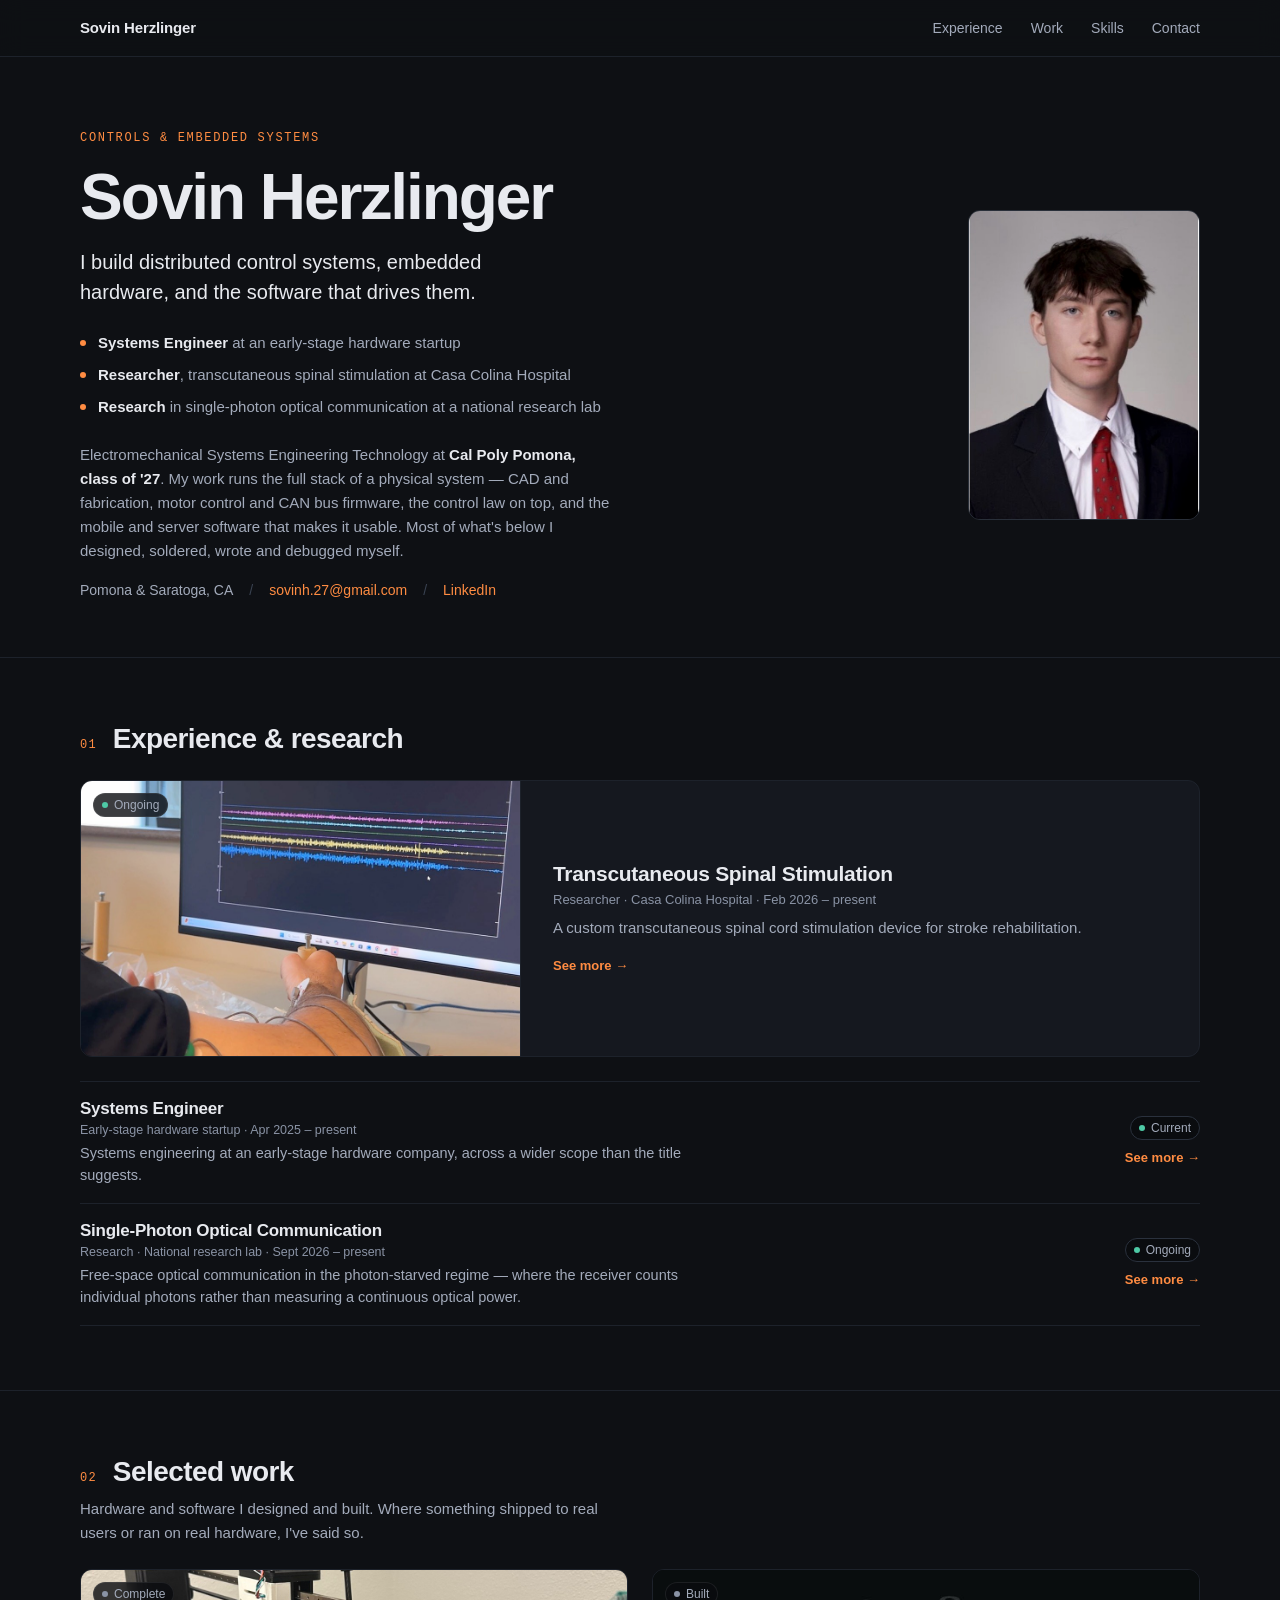
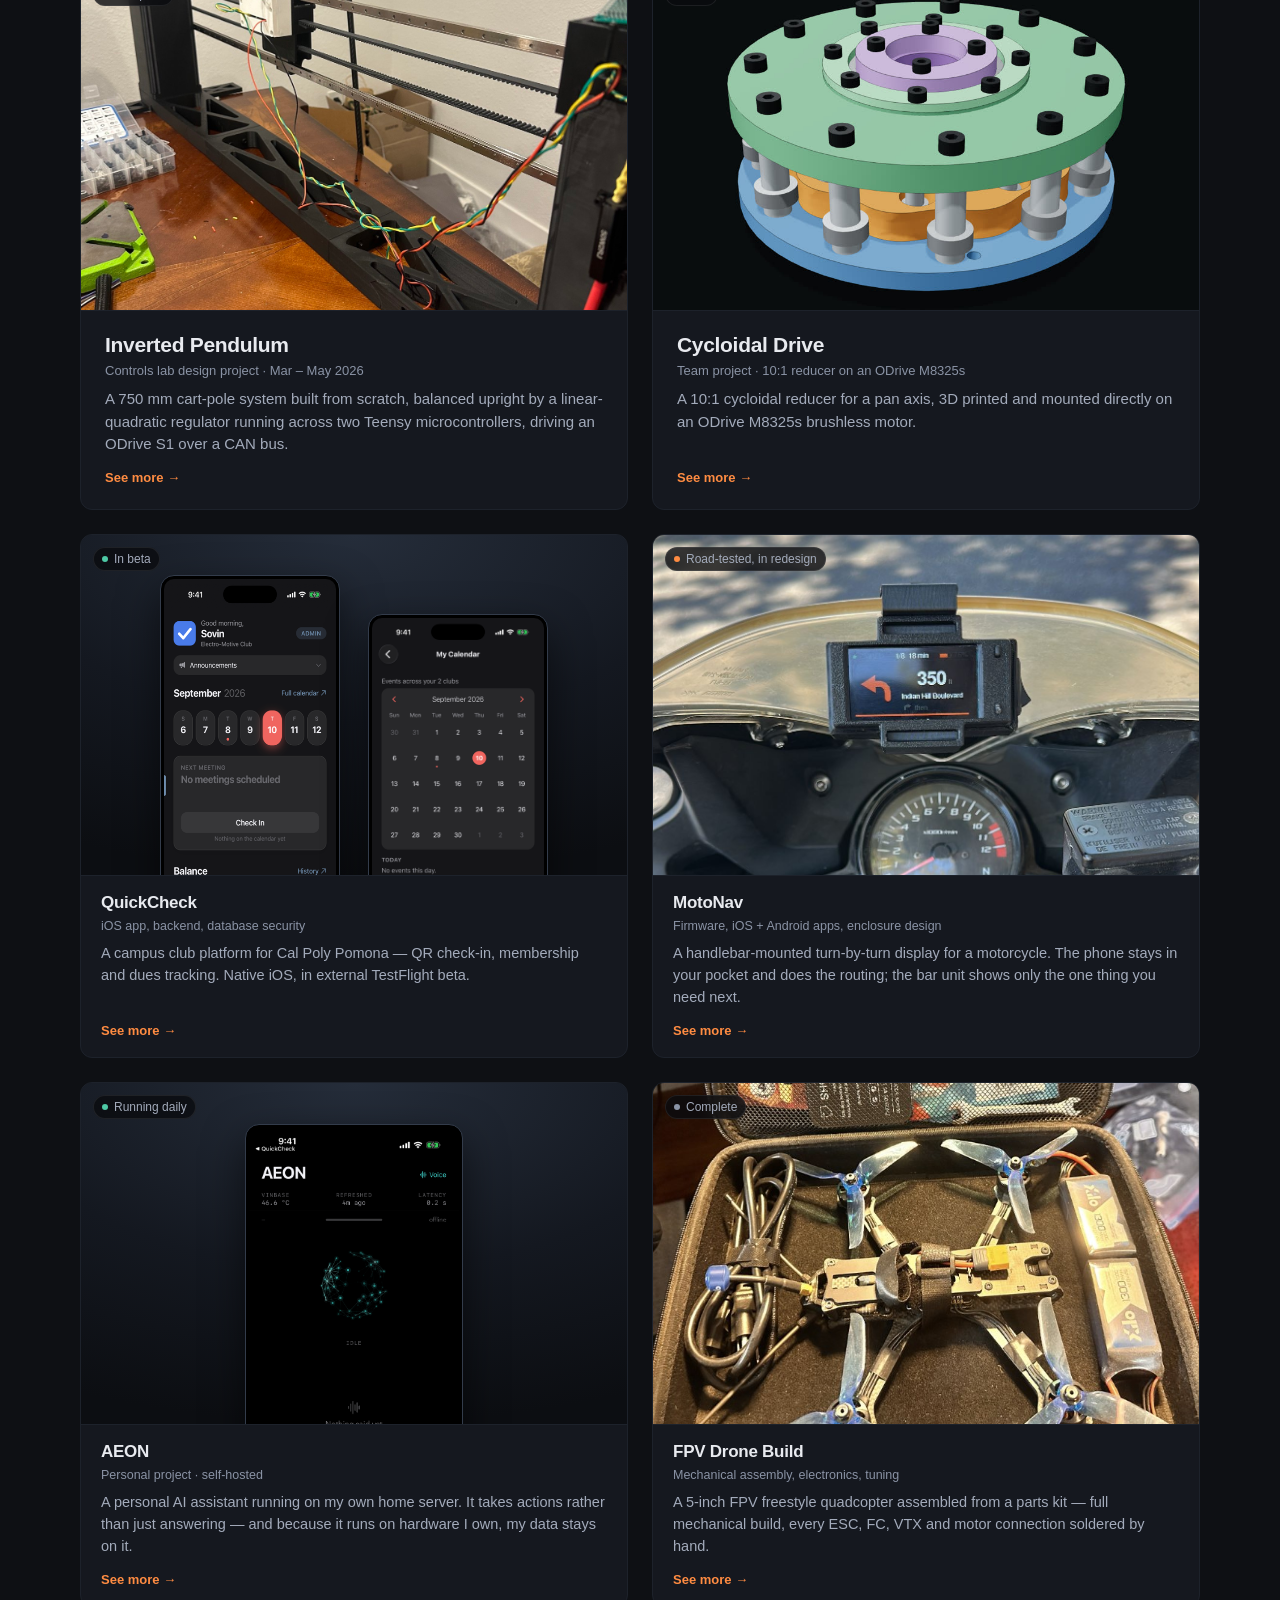
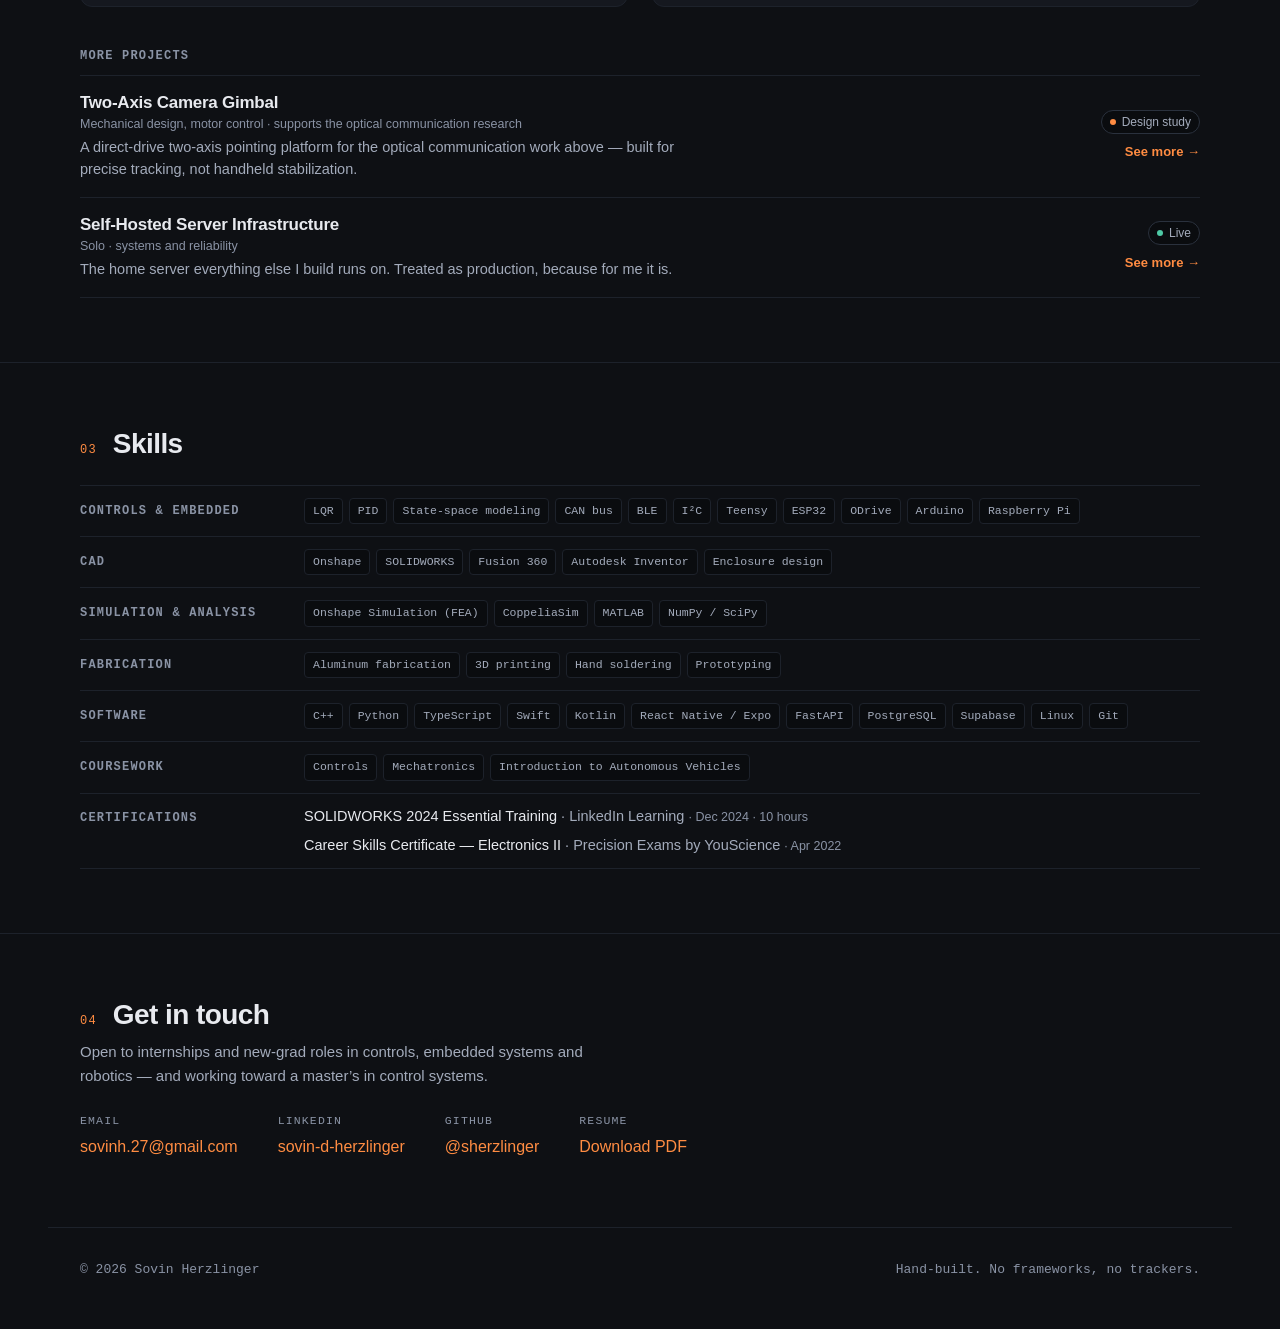
<file: index.html>
<!DOCTYPE html>
<html lang="en">
<head>
<meta charset="utf-8">
<meta name="viewport" content="width=device-width, initial-scale=1">
<title>Sovin Herzlinger — Controls &amp; Embedded Engineering</title>
<meta name="description" content="Cal Poly Pomona '27. I build distributed control systems, embedded hardware and the software that drives them — cart-pole LQR, motorcycle HUDs, self-hosted infrastructure, native iOS apps.">
<meta property="og:title" content="Sovin Herzlinger — Controls &amp; Embedded Engineering">
<meta property="og:description" content="Distributed control systems, embedded hardware, and the software that drives them.">
<meta property="og:type" content="website">
<meta property="og:url" content="https://sherzlinger.github.io/">
<meta property="og:image" content="https://sherzlinger.github.io/assets/img/og.png">
<meta property="og:image:width" content="1200">
<meta property="og:image:height" content="630">
<meta name="twitter:card" content="summary_large_image">
<meta name="twitter:title" content="Sovin Herzlinger — Controls &amp; Embedded Engineering">
<meta name="twitter:description" content="Distributed control systems, embedded hardware, and the software that drives them.">
<meta name="twitter:image" content="https://sherzlinger.github.io/assets/img/og.png">
<link rel="stylesheet" href="assets/style.css?v=6">
<link rel="icon" href="data:image/svg+xml,<svg xmlns='http://www.w3.org/2000/svg' viewBox='0 0 32 32'><rect width='32' height='32' rx='6' fill='%230e1014'/><text y='23' x='16' text-anchor='middle' font-size='19' font-family='monospace' fill='%23ff8c42'>S</text></svg>">
</head>
<body>

<nav class="nav">
  <div class="nav-in">
    <span class="nav-name">Sovin Herzlinger</span>
    <a class="nav-link" href="#now">Experience</a>
    <a class="nav-link" href="#work">Work</a>
    <a class="nav-link" href="#skills">Skills</a>
    <a class="nav-link" href="#contact">Contact</a>
  </div>
</nav>

<header class="hero">
  <div class="wrap hero-grid">
    <div>
      <p class="eyebrow">Controls &amp; Embedded Systems</p>
      <h1>Sovin Herzlinger</h1>
      <p class="tagline">I build distributed control systems, embedded hardware, and the software that drives them.</p>
      <ul class="creds">
        <li><span><strong>Systems Engineer</strong> at an early-stage hardware startup</span></li>
        <li><span><strong>Researcher</strong>, transcutaneous spinal stimulation at Casa Colina Hospital</span></li>
        <li><span><strong>Research</strong> in single-photon optical communication at a national research lab</span></li>
      </ul>
      <p class="lede">Electromechanical Systems Engineering Technology at <strong>Cal Poly Pomona, class of '27</strong>. My work runs the full stack of a physical system &mdash; CAD and fabrication, motor control and CAN bus firmware, the control law on top, and the mobile and server software that makes it usable. Most of what's below I designed, soldered, wrote and debugged myself.</p>
      <div class="meta-row">
        <span>Pomona &amp; Saratoga, CA</span><span class="sep">/</span>
        <a class="eml" href="#" data-e="moc.liamg@72.hnivos">sovinh.27 [at] gmail [dot] com</a><span class="sep">/</span>
        <a href="https://www.linkedin.com/in/sovin-d-herzlinger-4093a0227" rel="noopener">LinkedIn</a>
      </div>
    </div>
    <div>
      <img class="portrait" src="assets/img/headshot.jpg?v=4" alt="Sovin Herzlinger" width="536" height="732">
    </div>
  </div>
</header>

<main>

<section id="now">
  <div class="wrap">
    <div class="sec-intro">
      <div class="sec-head"><span class="sec-num">01</span><h2 id="research">Experience &amp; research</h2></div>
    </div>

    <article class="card lg wide" id="stimulation">
      <div class="media">
        <video src="assets/img/research.mp4" poster="assets/img/research.jpg?v=4" muted loop playsinline preload="metadata" data-autoplay style="object-position:50% 55%" aria-label="Surface electrodes on a forearm wired to a custom electrode array, with six channels of live EMG on the monitor above"></video>
        <span class="tag live">Ongoing</span>
      </div>
      <div class="card-body">
        <h3>Transcutaneous Spinal Stimulation</h3>
        <p class="meta">Researcher &middot; Casa Colina Hospital &middot; Feb 2026 &ndash; present</p>
        <p class="card-text">A custom transcutaneous spinal cord stimulation device for stroke rehabilitation.</p>
        <a class="more" href="projects/spinal-stimulation.html" aria-label="See more: Transcutaneous Spinal Stimulation">See more &rarr;</a>
      </div>
    </article>

    <div class="rows">
      <article class="row" id="startup">
        <div>
          <h3>Systems Engineer</h3>
          <p class="meta">Early-stage hardware startup &middot; Apr 2025 &ndash; present</p>
          <p class="card-text">Systems engineering at an early-stage hardware company, across a wider scope than the title suggests.</p>
        </div>
        <div class="row-side"><span class="tag live">Current</span><a class="more" href="projects/systems-engineer.html" aria-label="See more: Systems Engineer">See more &rarr;</a></div>
      </article>
      <article class="row" id="optical">
        <div>
          <h3>Single-Photon Optical Communication</h3>
          <p class="meta">Research &middot; National research lab &middot; Sept 2026 &ndash; present</p>
          <p class="card-text">Free-space optical communication in the photon-starved regime &mdash; where the receiver counts individual photons rather than measuring a continuous optical power.</p>
        </div>
        <div class="row-side"><span class="tag live">Ongoing</span><a class="more" href="projects/optical-communication.html" aria-label="See more: Single-Photon Optical Communication">See more &rarr;</a></div>
      </article>
    </div>
  </div>
</section>

<section id="work">
  <div class="wrap">
    <div class="sec-intro">
      <div class="sec-head"><span class="sec-num">02</span><h2>Selected work</h2></div>
      <p class="sec-sub">Hardware and software I designed and built. Where something shipped to real users or ran on real hardware, I've said so.</p>
    </div>

    <div class="feature-grid">
      <article class="card lg" id="pendulum">
        <div class="media">
          <img src="assets/img/pendulum.jpg?v=4" style="object-position:50% 60%" alt="The inverted pendulum rig: a linear rail with a belt-driven cart on a 3D-printed truss base, wired to the motor and encoder">
          <span class="tag">Complete</span>
        </div>
        <div class="card-body">
          <h3>Inverted Pendulum</h3>
          <p class="meta">Controls lab design project &middot; Mar &ndash; May 2026</p>
          <p class="card-text">A 750&nbsp;mm cart-pole system built from scratch, balanced upright by a linear-quadratic regulator running across two Teensy microcontrollers, driving an ODrive S1 over a CAN bus.</p>
          <a class="more" href="projects/inverted-pendulum.html" aria-label="See more: Inverted Pendulum">See more &rarr;</a>
        </div>
      </article>
      <article class="card lg" id="cycloidal">
        <div class="media">
          <video src="assets/img/cycloid-sim.mp4" poster="assets/img/cycloid-sim.jpg?v=2" muted loop playsinline preload="metadata" data-autoplay style="object-position:50% 30%" aria-label="Simulation of the 10:1 cycloidal reducer"></video>
          <span class="tag">Built</span>
        </div>
        <div class="card-body">
          <h3>Cycloidal Drive</h3>
          <p class="meta">Team project &middot; 10:1 reducer on an ODrive M8325s</p>
          <p class="card-text">A 10:1 cycloidal reducer for a pan axis, 3D printed and mounted directly on an ODrive M8325s brushless motor.</p>
          <a class="more" href="projects/cycloidal-drive.html" aria-label="See more: Cycloidal Drive">See more &rarr;</a>
        </div>
      </article>
    </div>

    <div class="card-grid">
      <article class="card" id="quickcheck">
        <div class="media device">
          <div class="device-strip two">
            <img src="assets/img/qc-home.png?v=3" alt="QuickCheck home screen: greeting, admin badge, week calendar, check-in and balance" loading="lazy">
            <img src="assets/img/qc-calendar.png?v=3" alt="QuickCheck calendar showing events across a member's clubs" loading="lazy">
          </div>
          <span class="tag live">In beta</span>
        </div>
        <div class="card-body">
          <h3>QuickCheck</h3>
          <p class="meta">iOS app, backend, database security</p>
          <p class="card-text">A campus club platform for Cal Poly Pomona &mdash; QR check-in, membership and dues tracking. Native iOS, in external TestFlight beta.</p>
          <a class="more" href="projects/quickcheck.html" aria-label="See more: QuickCheck">See more &rarr;</a>
        </div>
      </article>
      <article class="card" id="motonav">
        <div class="media">
          <img src="assets/img/motonav.jpg" style="object-position:50% 28%" alt="MotoNav display mounted on motorcycle handlebars showing a left turn in 350 feet onto Indian Hill Boulevard" loading="lazy">
          <span class="tag wip">Road-tested, in redesign</span>
        </div>
        <div class="card-body">
          <h3>MotoNav</h3>
          <p class="meta">Firmware, iOS + Android apps, enclosure design</p>
          <p class="card-text">A handlebar-mounted turn-by-turn display for a motorcycle. The phone stays in your pocket and does the routing; the bar unit shows only the one thing you need next.</p>
          <a class="more" href="projects/motonav.html" aria-label="See more: MotoNav">See more &rarr;</a>
        </div>
      </article>
      <article class="card" id="aeon">
        <div class="media device">
          <div class="device-strip">
            <img src="assets/img/aeon.png" alt="The AEON tab of my iOS app, showing live home-server telemetry, a particle orb and a voice input bar" loading="lazy">
          </div>
          <span class="tag live">Running daily</span>
        </div>
        <div class="card-body">
          <h3>AEON</h3>
          <p class="meta">Personal project &middot; self-hosted</p>
          <p class="card-text">A personal AI assistant running on my own home server. It takes actions rather than just answering &mdash; and because it runs on hardware I own, my data stays on it.</p>
          <a class="more" href="projects/aeon.html" aria-label="See more: AEON">See more &rarr;</a>
        </div>
      </article>
      <article class="card" id="fpv">
        <div class="media">
          <img src="assets/img/drone-1.jpg?v=1" style="object-position:50% 85%" alt="The 5-inch FPV quad packed in its case with batteries and props" loading="lazy">
          <span class="tag">Complete</span>
        </div>
        <div class="card-body">
          <h3>FPV Drone Build</h3>
          <p class="meta">Mechanical assembly, electronics, tuning</p>
          <p class="card-text">A 5-inch FPV freestyle quadcopter assembled from a parts kit &mdash; full mechanical build, every ESC, FC, VTX and motor connection soldered by hand.</p>
          <a class="more" href="projects/fpv-drone.html" aria-label="See more: FPV Drone Build">See more &rarr;</a>
        </div>
      </article>
    </div>

    <h3 class="sub-label">More projects</h3>
    <div class="rows">
      <article class="row" id="gimbal">
        <div>
          <h3>Two-Axis Camera Gimbal</h3>
          <p class="meta">Mechanical design, motor control &middot; supports the optical communication research</p>
          <p class="card-text">A direct-drive two-axis pointing platform for the optical communication work above &mdash; built for precise tracking, not handheld stabilization.</p>
        </div>
        <div class="row-side"><span class="tag wip">Design study</span><a class="more" href="projects/gimbal.html" aria-label="See more: Two-Axis Camera Gimbal">See more &rarr;</a></div>
      </article>
      <article class="row" id="server">
        <div>
          <h3>Self-Hosted Server Infrastructure</h3>
          <p class="meta">Solo &middot; systems and reliability</p>
          <p class="card-text">The home server everything else I build runs on. Treated as production, because for me it is.</p>
        </div>
        <div class="row-side"><span class="tag live">Live</span><a class="more" href="projects/server-infrastructure.html" aria-label="See more: Self-Hosted Server Infrastructure">See more &rarr;</a></div>
      </article>
    </div>
  </div>
</section>

<section id="skills">
  <div class="wrap">
    <div class="sec-intro">
      <div class="sec-head"><span class="sec-num">03</span><h2>Skills</h2></div>
    </div>
    <div class="skill-rows">
      <div class="skill-row"><h3>Controls &amp; Embedded</h3><div class="chips"><span class="chip">LQR</span><span class="chip">PID</span><span class="chip">State-space modeling</span>
          <span class="chip">CAN bus</span><span class="chip">BLE</span><span class="chip">I&sup2;C</span>
          <span class="chip">Teensy</span><span class="chip">ESP32</span><span class="chip">ODrive</span>
          <span class="chip">Arduino</span><span class="chip">Raspberry Pi</span></div></div>
      <div class="skill-row"><h3>CAD</h3><div class="chips"><span class="chip">Onshape</span><span class="chip">SOLIDWORKS</span><span class="chip">Fusion 360</span>
          <span class="chip">Autodesk Inventor</span><span class="chip">Enclosure design</span></div></div>
      <div class="skill-row"><h3>Simulation &amp; Analysis</h3><div class="chips"><span class="chip">Onshape Simulation (FEA)</span><span class="chip">CoppeliaSim</span>
          <span class="chip">MATLAB</span><span class="chip">NumPy / SciPy</span></div></div>
      <div class="skill-row"><h3>Fabrication</h3><div class="chips"><span class="chip">Aluminum fabrication</span><span class="chip">3D printing</span>
          <span class="chip">Hand soldering</span><span class="chip">Prototyping</span></div></div>
      <div class="skill-row"><h3>Software</h3><div class="chips"><span class="chip">C++</span><span class="chip">Python</span><span class="chip">TypeScript</span>
          <span class="chip">Swift</span><span class="chip">Kotlin</span><span class="chip">React Native / Expo</span>
          <span class="chip">FastAPI</span><span class="chip">PostgreSQL</span><span class="chip">Supabase</span>
          <span class="chip">Linux</span><span class="chip">Git</span></div></div>
      <div class="skill-row"><h3>Coursework</h3><div class="chips"><span class="chip">Controls</span><span class="chip">Mechatronics</span>
          <span class="chip">Introduction to Autonomous Vehicles</span></div></div>
      <div class="skill-row" id="certs"><h3>Certifications</h3>
        <ul class="cert-list">
          <li>SOLIDWORKS 2024 Essential Training <span class="issuer">&middot; LinkedIn Learning</span> <span class="date">&middot; Dec 2024 &middot; 10 hours</span></li>
          <li>Career Skills Certificate — Electronics II <span class="issuer">&middot; Precision Exams by YouScience</span> <span class="date">&middot; Apr 2022</span></li>
        </ul>
      </div>
    </div>
  </div>
</section>

<section id="contact">
  <div class="wrap">
    <div class="sec-intro">
      <div class="sec-head"><span class="sec-num">04</span><h2>Get in touch</h2></div>
      <p class="sec-sub">Open to internships and new-grad roles in controls, embedded systems and robotics &mdash; and working toward a master&rsquo;s in control systems.</p>
    </div>
    <div class="contact-row">
      <div><span class="lbl">Email</span><a class="eml" href="#" data-e="moc.liamg@72.hnivos">sovinh.27 [at] gmail [dot] com</a></div>
      <div><span class="lbl">LinkedIn</span><a href="https://www.linkedin.com/in/sovin-d-herzlinger-4093a0227" rel="noopener">sovin-d-herzlinger</a></div>
      <div><span class="lbl">GitHub</span><a href="https://github.com/sherzlinger" rel="noopener">@sherzlinger</a></div>
      <div><span class="lbl">Resume</span><a href="assets/resume.pdf">Download PDF</a></div>
    </div>
  </div>
</section>

</main>

<footer class="wrap">
  <span>&copy; 2026 Sovin Herzlinger</span>
  <span>Hand-built. No frameworks, no trackers.</span>
</footer>

<script>document.querySelectorAll("a.eml").forEach(function(a){var e=a.getAttribute("data-e").split("").reverse().join("");a.href="mailto:"+e;a.textContent=e;});</script>
<script>
/* Looping card videos: play only while on screen, never under reduced motion (the poster stays). */
(function(){
  var vids=[].slice.call(document.querySelectorAll("video[data-autoplay]"));
  var rm=window.matchMedia("(prefers-reduced-motion: reduce)");
  var seen=new Map();
  function sync(v){ if(!rm.matches && seen.get(v)){ var p=v.play(); if(p&&p.catch)p.catch(function(){}); } else { v.pause(); } }
  if("IntersectionObserver" in window){
    var io=new IntersectionObserver(function(es){es.forEach(function(e){seen.set(e.target,e.isIntersecting);sync(e.target);});},{threshold:.25});
    vids.forEach(function(v){io.observe(v);});
  } else { vids.forEach(function(v){seen.set(v,true);sync(v);}); }
  var onChange=function(){vids.forEach(sync);};
  if(rm.addEventListener)rm.addEventListener("change",onChange); else if(rm.addListener)rm.addListener(onChange);
})();
</script>
</body>
</html>
</file>
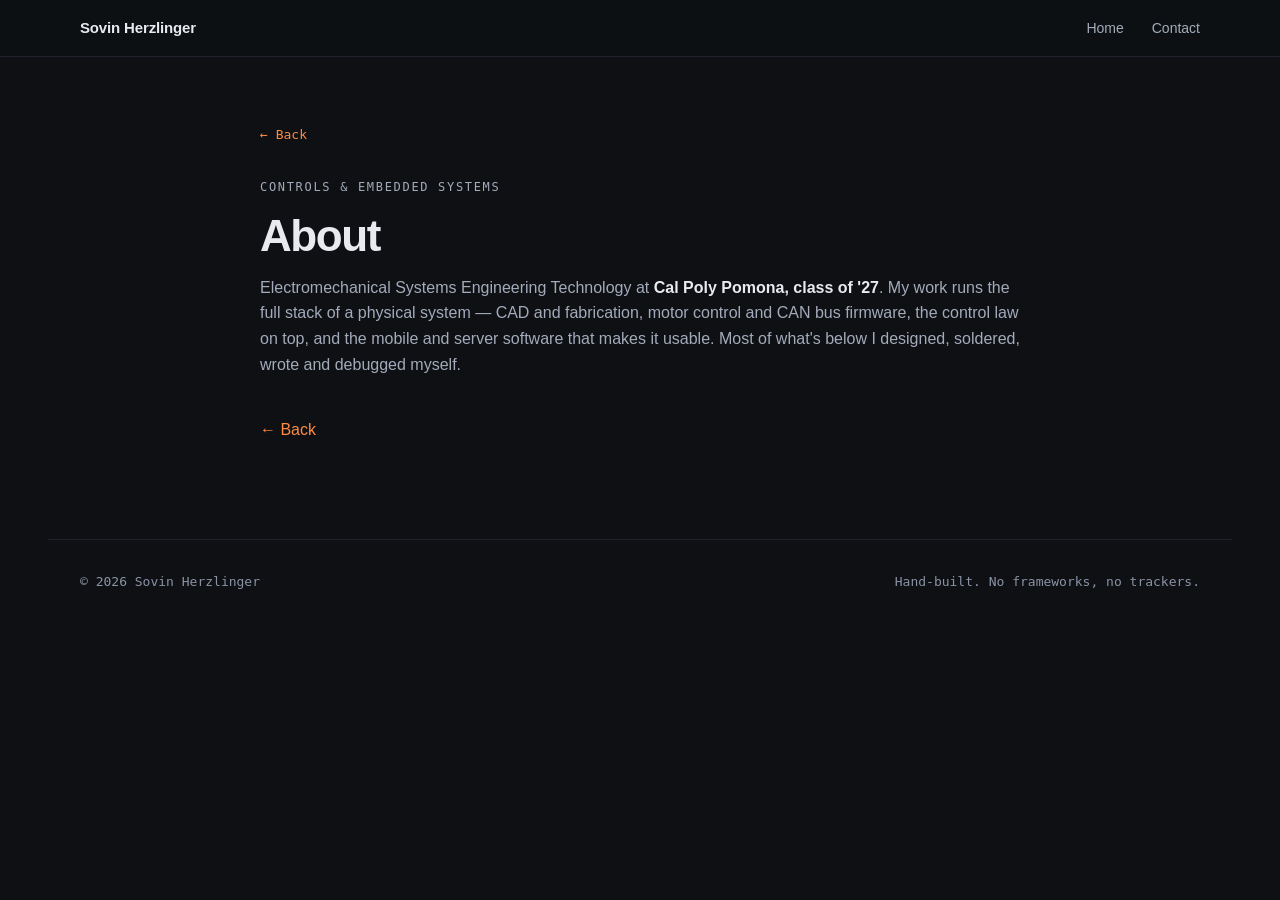
<file: projects/about.html>
<!DOCTYPE html>
<html lang="en">
<head>
<meta charset="utf-8">
<meta name="viewport" content="width=device-width, initial-scale=1">
<title>About — Sovin Herzlinger</title>
<meta name="description" content="Cal Poly Pomona class of 2027. Controls and embedded systems.">
<link rel="stylesheet" href="../assets/style.css?v=6">
<link rel="icon" href="data:image/svg+xml,<svg xmlns='http://www.w3.org/2000/svg' viewBox='0 0 32 32'><rect width='32' height='32' rx='6' fill='%230e1014'/><text y='23' x='16' text-anchor='middle' font-size='19' font-family='monospace' fill='%23ff8c42'>S</text></svg>">
</head>
<body>

<nav class="nav">
  <div class="nav-in">
    <span class="nav-name">Sovin Herzlinger</span>
    <a class="nav-link" href="../index.html">Home</a>
    <a class="nav-link" href="../index.html#contact">Contact</a>
  </div>
</nav>

<div class="wrap article">
  <a class="back" href="../index.html">&larr; Back</a>

  <p class="eyebrow">Controls &amp; Embedded Systems</p>
  <h1>About</h1>
  <p>Electromechanical Systems Engineering Technology at <strong>Cal Poly Pomona, class of '27</strong>. My work runs the full stack of a physical system — CAD and fabrication, motor control and CAN bus firmware, the control law on top, and the mobile and server software that makes it usable. Most of what's below I designed, soldered, wrote and debugged myself.</p>

  <p style="margin-top:40px"><a href="../index.html">&larr; Back</a></p>
</div>

<footer class="wrap">
  <span>&copy; 2026 Sovin Herzlinger</span>
  <span>Hand-built. No frameworks, no trackers.</span>
</footer>
</body>
</html>
</file>
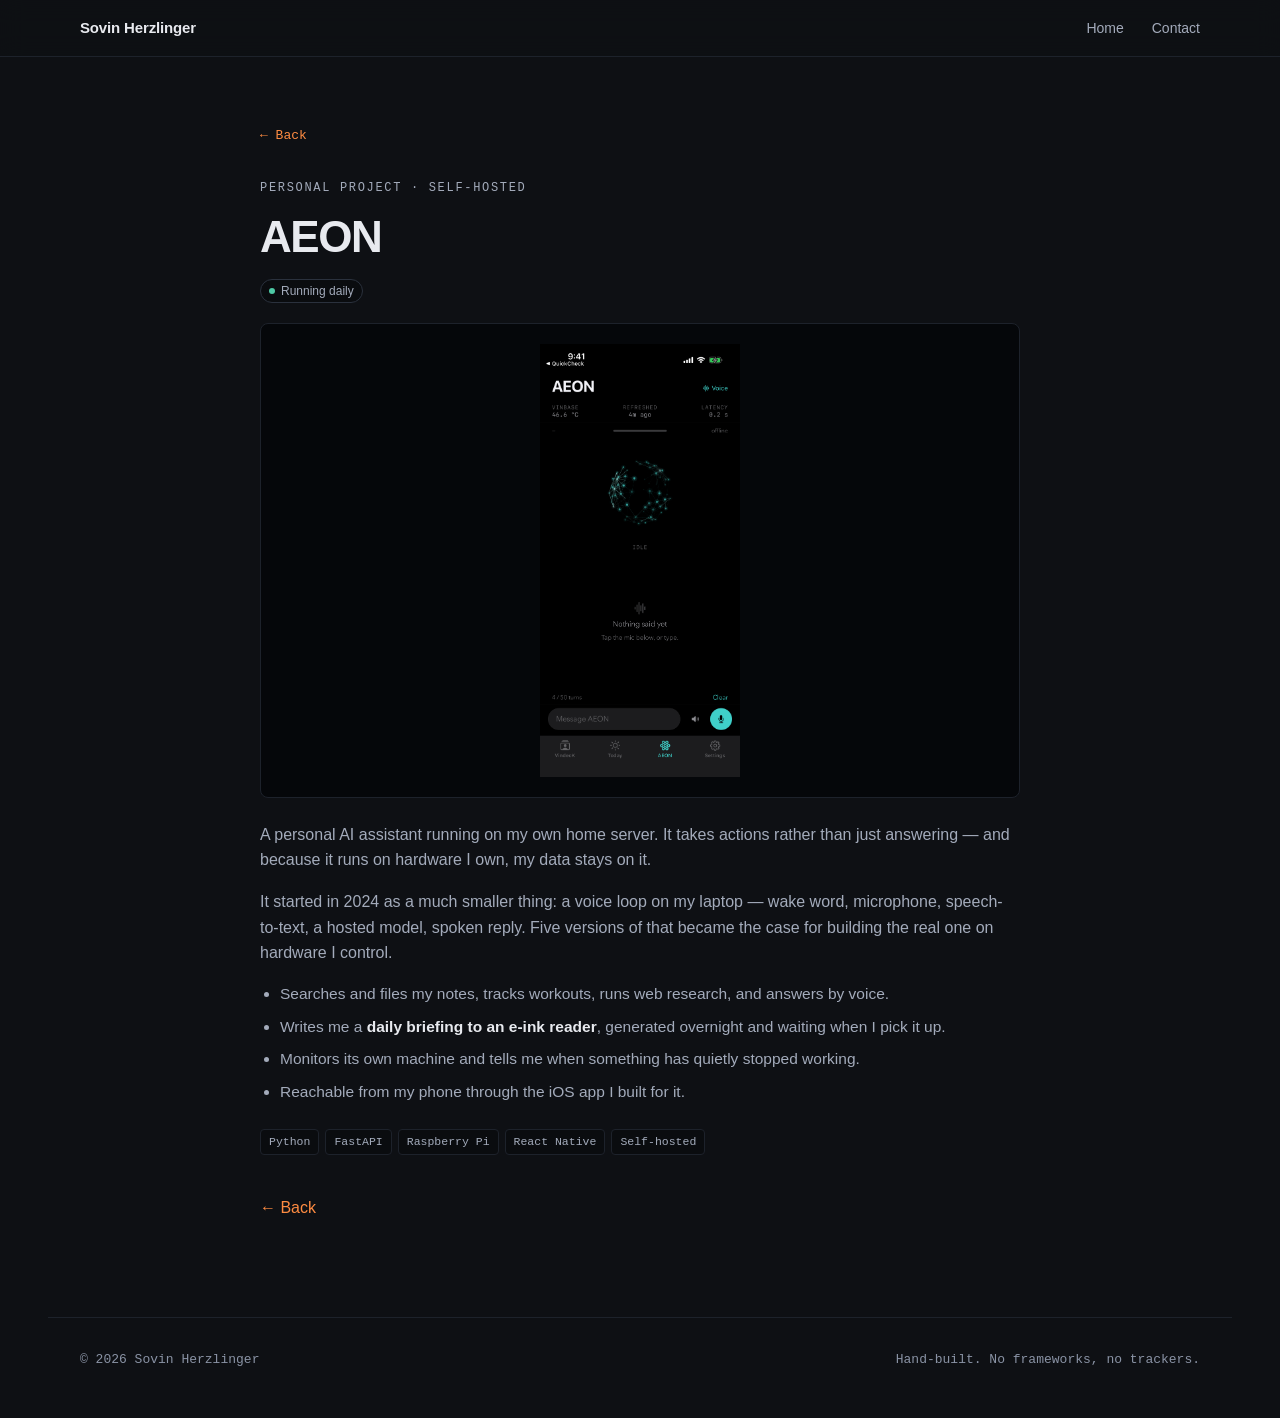
<file: projects/aeon.html>
<!DOCTYPE html>
<html lang="en">
<head>
<meta charset="utf-8">
<meta name="viewport" content="width=device-width, initial-scale=1">
<title>AEON — Sovin Herzlinger</title>
<meta name="description" content="A personal AI assistant running on my own home server. It takes actions rather than just answering — and because it runs on hardware I own, my data stays on it.">
<link rel="stylesheet" href="../assets/style.css?v=6">
<link rel="icon" href="data:image/svg+xml,<svg xmlns='http://www.w3.org/2000/svg' viewBox='0 0 32 32'><rect width='32' height='32' rx='6' fill='%230e1014'/><text y='23' x='16' text-anchor='middle' font-size='19' font-family='monospace' fill='%23ff8c42'>S</text></svg>">
</head>
<body>

<nav class="nav">
  <div class="nav-in">
    <span class="nav-name">Sovin Herzlinger</span>
    <a class="nav-link" href="../index.html#aeon">Home</a>
    <a class="nav-link" href="../index.html#contact">Contact</a>
  </div>
</nav>

<div class="wrap article">
  <a class="back" href="../index.html#aeon">&larr; Back</a>

  <p class="eyebrow">Personal project &middot; self-hosted</p>
  <h1>AEON</h1>
  <p><span class="tag live" style="margin-left:0">Running daily</span></p>
  <div class="detail-top"><div class="proj-media detail-media shot"><img src="../assets/img/aeon.png" alt="The AEON tab of my iOS app, showing live home-server telemetry, a particle orb and a voice input bar"></div></div>
  <p>A personal AI assistant running on my own home server. It takes actions rather than just answering &mdash; and because it runs on hardware I own, my data stays on it.</p>
  <p>It started in 2024 as a much smaller thing: a voice loop on my laptop &mdash; wake word, microphone, speech-to-text, a hosted model, spoken reply. Five versions of that became the case for building the real one on hardware I control.</p>
  <ul class="detail-list">
            <li>Searches and files my notes, tracks workouts, runs web research, and answers by voice.</li>
            <li>Writes me a <strong>daily briefing to an e-ink reader</strong>, generated overnight and waiting when I pick it up.</li>
            <li>Monitors its own machine and tells me when something has quietly stopped working.</li>
            <li>Reachable from my phone through the iOS app I built for it.</li>
          </ul>
  <div class="stack">
            <span class="chip">Python</span><span class="chip">FastAPI</span><span class="chip">Raspberry Pi</span>
            <span class="chip">React Native</span><span class="chip">Self-hosted</span>
          </div>

  <p style="margin-top:40px"><a href="../index.html#aeon">&larr; Back</a></p>
</div>

<footer class="wrap">
  <span>&copy; 2026 Sovin Herzlinger</span>
  <span>Hand-built. No frameworks, no trackers.</span>
</footer>
</body>
</html>
</file>
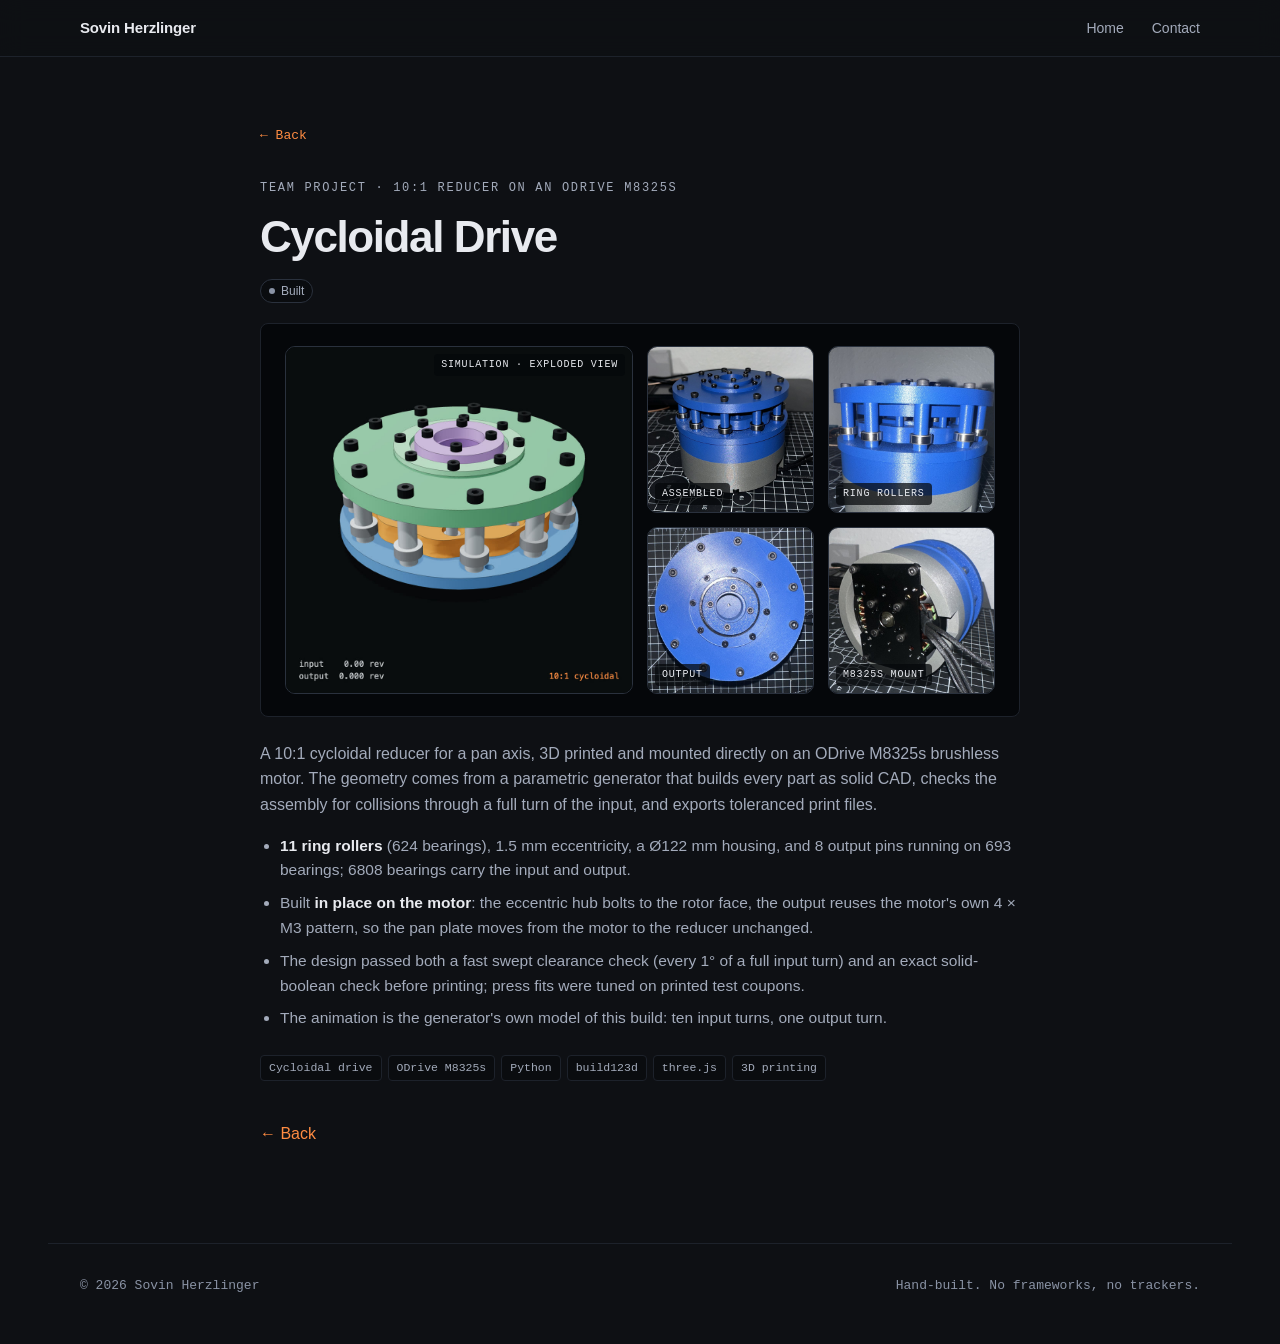
<file: projects/cycloidal-drive.html>
<!DOCTYPE html>
<html lang="en">
<head>
<meta charset="utf-8">
<meta name="viewport" content="width=device-width, initial-scale=1">
<title>Cycloidal Drive — Sovin Herzlinger</title>
<meta name="description" content="A 10:1 cycloidal reducer for a pan axis, 3D printed and mounted directly on an ODrive M8325s brushless motor.">
<link rel="stylesheet" href="../assets/style.css?v=6">
<link rel="icon" href="data:image/svg+xml,<svg xmlns='http://www.w3.org/2000/svg' viewBox='0 0 32 32'><rect width='32' height='32' rx='6' fill='%230e1014'/><text y='23' x='16' text-anchor='middle' font-size='19' font-family='monospace' fill='%23ff8c42'>S</text></svg>">
</head>
<body>

<nav class="nav">
  <div class="nav-in">
    <span class="nav-name">Sovin Herzlinger</span>
    <a class="nav-link" href="../index.html#cycloidal">Home</a>
    <a class="nav-link" href="../index.html#contact">Contact</a>
  </div>
</nav>

<div class="wrap article">
  <a class="back" href="../index.html#cycloidal">&larr; Back</a>

  <p class="eyebrow">Team project &middot; 10:1 reducer on an ODrive M8325s</p>
  <h1>Cycloidal Drive</h1>
  <p><span class="tag" style="margin-left:0">Built</span></p>
  <div class="detail-top"><div class="build-media"><figure class="sim"><video src="../assets/img/cycloid-sim.mp4?v=2" poster="../assets/img/cycloid-sim.jpg?v=2" autoplay loop muted playsinline preload="metadata" aria-label="Simulation of the 10:1 cycloidal reducer: the cycloid disc wobbles on the eccentric input while the output turns once for every ten input turns, then the assembly explodes into its parts and closes back up"></video><figcaption>Simulation &middot; exploded view</figcaption></figure><div class="build-photos"><a href="../assets/img/cycloid-assembled.jpg?v=2" target="_blank" rel="noopener"><figure><img src="../assets/img/cycloid-assembled.jpg?v=2" alt="The printed cycloidal reducer assembled on top of the motor, with the ring-roller bearings visible between the base and the top plate" loading="lazy"><figcaption>Assembled</figcaption></figure></a><a href="../assets/img/cycloid-rollers.jpg?v=2" target="_blank" rel="noopener"><figure><img src="../assets/img/cycloid-rollers.jpg?v=2" alt="Close-up of the ring-roller stacks: bearings on printed spacers around the cycloid disc" loading="lazy"><figcaption>Ring rollers</figcaption></figure></a><a href="../assets/img/cycloid-top.jpg?v=2" target="_blank" rel="noopener"><figure><img src="../assets/img/cycloid-top.jpg?v=2" alt="Top view of the reducer's output, with the bearing cap and the output plate's screw pattern" loading="lazy"><figcaption>Output</figcaption></figure></a><a href="../assets/img/cycloid-motor.jpg?v=2" target="_blank" rel="noopener"><figure><img src="../assets/img/cycloid-motor.jpg?v=2" alt="Underside of the reducer showing the ODrive M8325s motor and its mounting plate" loading="lazy"><figcaption>M8325s mount</figcaption></figure></a></div></div></div>
  <p>A 10:1 cycloidal reducer for a pan axis, 3D printed and mounted directly on an ODrive M8325s brushless motor. The geometry comes from a parametric generator that builds every part as solid CAD, checks the assembly for collisions through a full turn of the input, and exports toleranced print files.</p>
  <ul class="detail-list">
            <li><strong>11 ring rollers</strong> (624 bearings), 1.5&nbsp;mm eccentricity, a &Oslash;122&nbsp;mm housing, and 8 output pins running on 693 bearings; 6808 bearings carry the input and output.</li>
            <li>Built <strong>in place on the motor</strong>: the eccentric hub bolts to the rotor face, the output reuses the motor's own 4 &times; M3 pattern, so the pan plate moves from the motor to the reducer unchanged.</li>
            <li>The design passed both a fast swept clearance check (every 1&deg; of a full input turn) and an exact solid-boolean check before printing; press fits were tuned on printed test coupons.</li>
            <li>The animation is the generator's own model of this build: ten input turns, one output turn.</li>
          </ul>
  <div class="stack">
            <span class="chip">Cycloidal drive</span><span class="chip">ODrive M8325s</span><span class="chip">Python</span><span class="chip">build123d</span>
            <span class="chip">three.js</span><span class="chip">3D printing</span>
          </div>

  <p style="margin-top:40px"><a href="../index.html#cycloidal">&larr; Back</a></p>
</div>

<footer class="wrap">
  <span>&copy; 2026 Sovin Herzlinger</span>
  <span>Hand-built. No frameworks, no trackers.</span>
</footer>
</body>
</html>
</file>
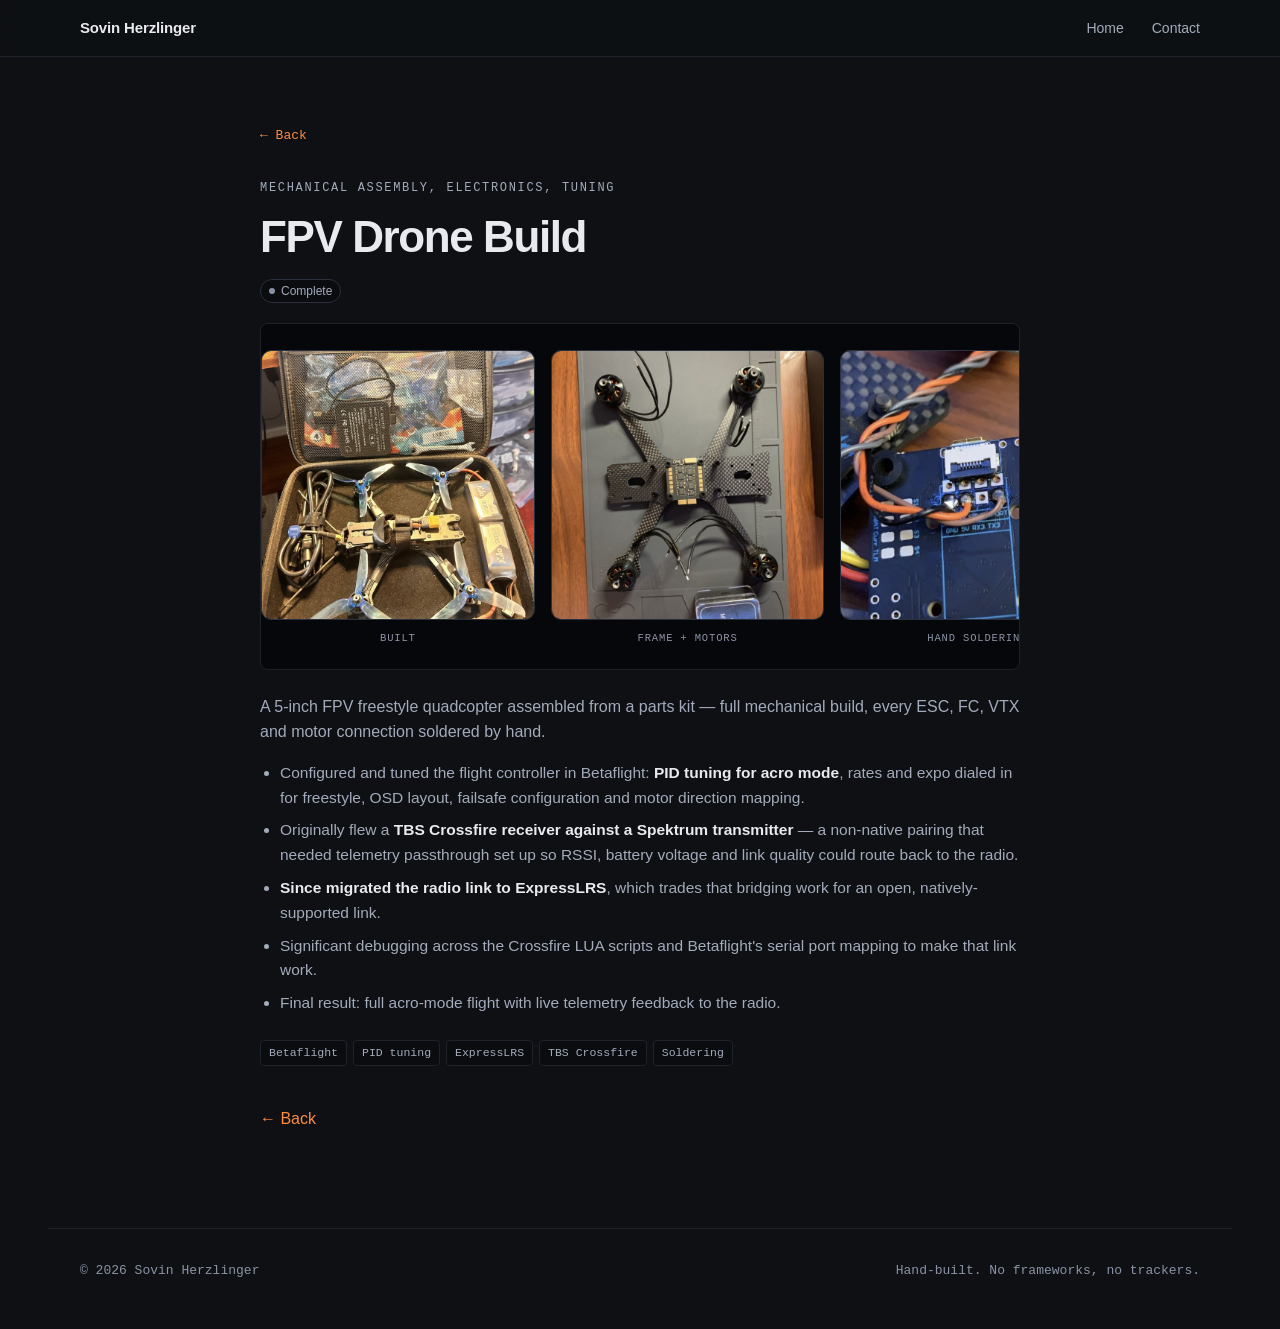
<file: projects/fpv-drone.html>
<!DOCTYPE html>
<html lang="en">
<head>
<meta charset="utf-8">
<meta name="viewport" content="width=device-width, initial-scale=1">
<title>FPV Drone Build — Sovin Herzlinger</title>
<meta name="description" content="A 5-inch FPV freestyle quadcopter assembled from a parts kit — full mechanical build, every ESC, FC, VTX and motor connection soldered by hand.">
<link rel="stylesheet" href="../assets/style.css?v=6">
<link rel="icon" href="data:image/svg+xml,<svg xmlns='http://www.w3.org/2000/svg' viewBox='0 0 32 32'><rect width='32' height='32' rx='6' fill='%230e1014'/><text y='23' x='16' text-anchor='middle' font-size='19' font-family='monospace' fill='%23ff8c42'>S</text></svg>">
</head>
<body>

<nav class="nav">
  <div class="nav-in">
    <span class="nav-name">Sovin Herzlinger</span>
    <a class="nav-link" href="../index.html#fpv">Home</a>
    <a class="nav-link" href="../index.html#contact">Contact</a>
  </div>
</nav>

<div class="wrap article">
  <a class="back" href="../index.html#fpv">&larr; Back</a>

  <p class="eyebrow">Mechanical assembly, electronics, tuning</p>
  <h1>FPV Drone Build</h1>
  <p><span class="tag" style="margin-left:0">Complete</span></p>
  <div class="detail-top"><div class="gallery photos"><figure><img src="../assets/img/drone-1.jpg?v=1" alt="The 5-inch FPV quad packed in its case with batteries and props"><figcaption>Built</figcaption></figure><figure><img src="../assets/img/drone-2.jpg?v=1" alt="Carbon-fiber frame with all four motors and the ESC stack mounted, before wiring"><figcaption>Frame + motors</figcaption></figure><figure><img src="../assets/img/drone-3.jpg?v=1" alt="Hand-soldered wires on the flight controller's UART pads"><figcaption>Hand soldering</figcaption></figure></div></div>
  <p>A 5-inch FPV freestyle quadcopter assembled from a parts kit — full mechanical build, every ESC, FC, VTX and motor connection soldered by hand.</p>
  <ul class="detail-list">
            <li>Configured and tuned the flight controller in Betaflight: <strong>PID tuning for acro mode</strong>, rates and expo dialed in for freestyle, OSD layout, failsafe configuration and motor direction mapping.</li>
            <li>Originally flew a <strong>TBS Crossfire receiver against a Spektrum transmitter</strong> &mdash; a non-native pairing that needed telemetry passthrough set up so RSSI, battery voltage and link quality could route back to the radio.</li>
            <li><strong>Since migrated the radio link to ExpressLRS</strong>, which trades that bridging work for an open, natively-supported link.</li>
            <li>Significant debugging across the Crossfire LUA scripts and Betaflight's serial port mapping to make that link work.</li>
            <li>Final result: full acro-mode flight with live telemetry feedback to the radio.</li>
          </ul>
  <div class="stack">
            <span class="chip">Betaflight</span><span class="chip">PID tuning</span><span class="chip">ExpressLRS</span><span class="chip">TBS Crossfire</span><span class="chip">Soldering</span>
          </div>

  <p style="margin-top:40px"><a href="../index.html#fpv">&larr; Back</a></p>
</div>

<footer class="wrap">
  <span>&copy; 2026 Sovin Herzlinger</span>
  <span>Hand-built. No frameworks, no trackers.</span>
</footer>
</body>
</html>
</file>
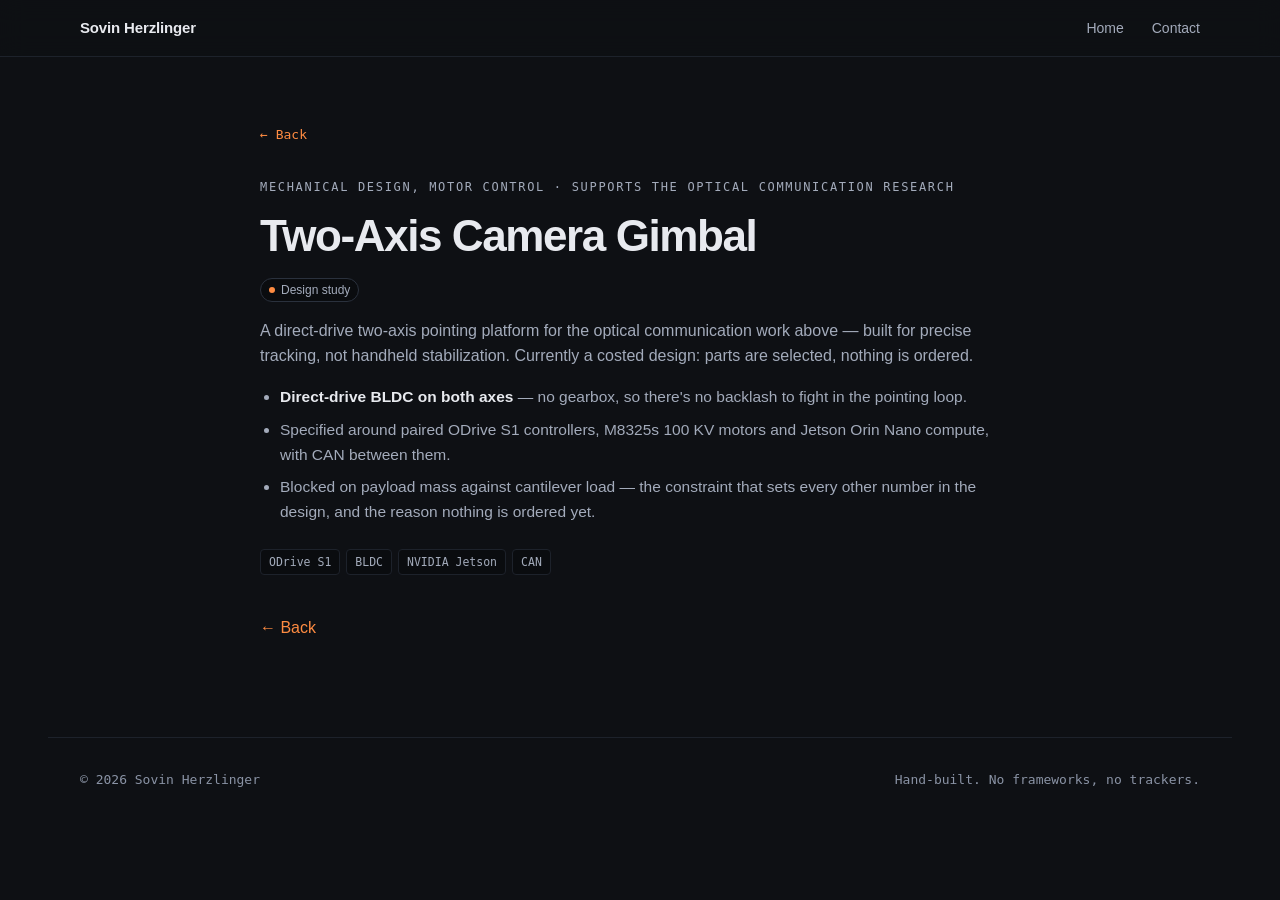
<file: projects/gimbal.html>
<!DOCTYPE html>
<html lang="en">
<head>
<meta charset="utf-8">
<meta name="viewport" content="width=device-width, initial-scale=1">
<title>Two-Axis Camera Gimbal — Sovin Herzlinger</title>
<meta name="description" content="A direct-drive two-axis pointing platform for the optical communication work above — built for precise tracking, not handheld stabilization.">
<link rel="stylesheet" href="../assets/style.css?v=6">
<link rel="icon" href="data:image/svg+xml,<svg xmlns='http://www.w3.org/2000/svg' viewBox='0 0 32 32'><rect width='32' height='32' rx='6' fill='%230e1014'/><text y='23' x='16' text-anchor='middle' font-size='19' font-family='monospace' fill='%23ff8c42'>S</text></svg>">
</head>
<body>

<nav class="nav">
  <div class="nav-in">
    <span class="nav-name">Sovin Herzlinger</span>
    <a class="nav-link" href="../index.html#gimbal">Home</a>
    <a class="nav-link" href="../index.html#contact">Contact</a>
  </div>
</nav>

<div class="wrap article">
  <a class="back" href="../index.html#gimbal">&larr; Back</a>

  <p class="eyebrow">Mechanical design, motor control &middot; supports the optical communication research</p>
  <h1>Two-Axis Camera Gimbal</h1>
  <p><span class="tag wip" style="margin-left:0">Design study</span></p>
  <p>A direct-drive two-axis pointing platform for the optical communication work above &mdash; built for precise tracking, not handheld stabilization. Currently a costed design: parts are selected, nothing is ordered.</p>
  <ul class="detail-list">
            <li><strong>Direct-drive BLDC on both axes</strong> — no gearbox, so there's no backlash to fight in the pointing loop.</li>
            <li>Specified around paired ODrive S1 controllers, M8325s 100&nbsp;KV motors and Jetson Orin Nano compute, with CAN between them.</li>
            <li>Blocked on payload mass against cantilever load &mdash; the constraint that sets every other number in the design, and the reason nothing is ordered yet.</li>
          </ul>
  <div class="stack">
            <span class="chip">ODrive S1</span><span class="chip">BLDC</span><span class="chip">NVIDIA Jetson</span><span class="chip">CAN</span>
          </div>

  <p style="margin-top:40px"><a href="../index.html#gimbal">&larr; Back</a></p>
</div>

<footer class="wrap">
  <span>&copy; 2026 Sovin Herzlinger</span>
  <span>Hand-built. No frameworks, no trackers.</span>
</footer>
</body>
</html>
</file>
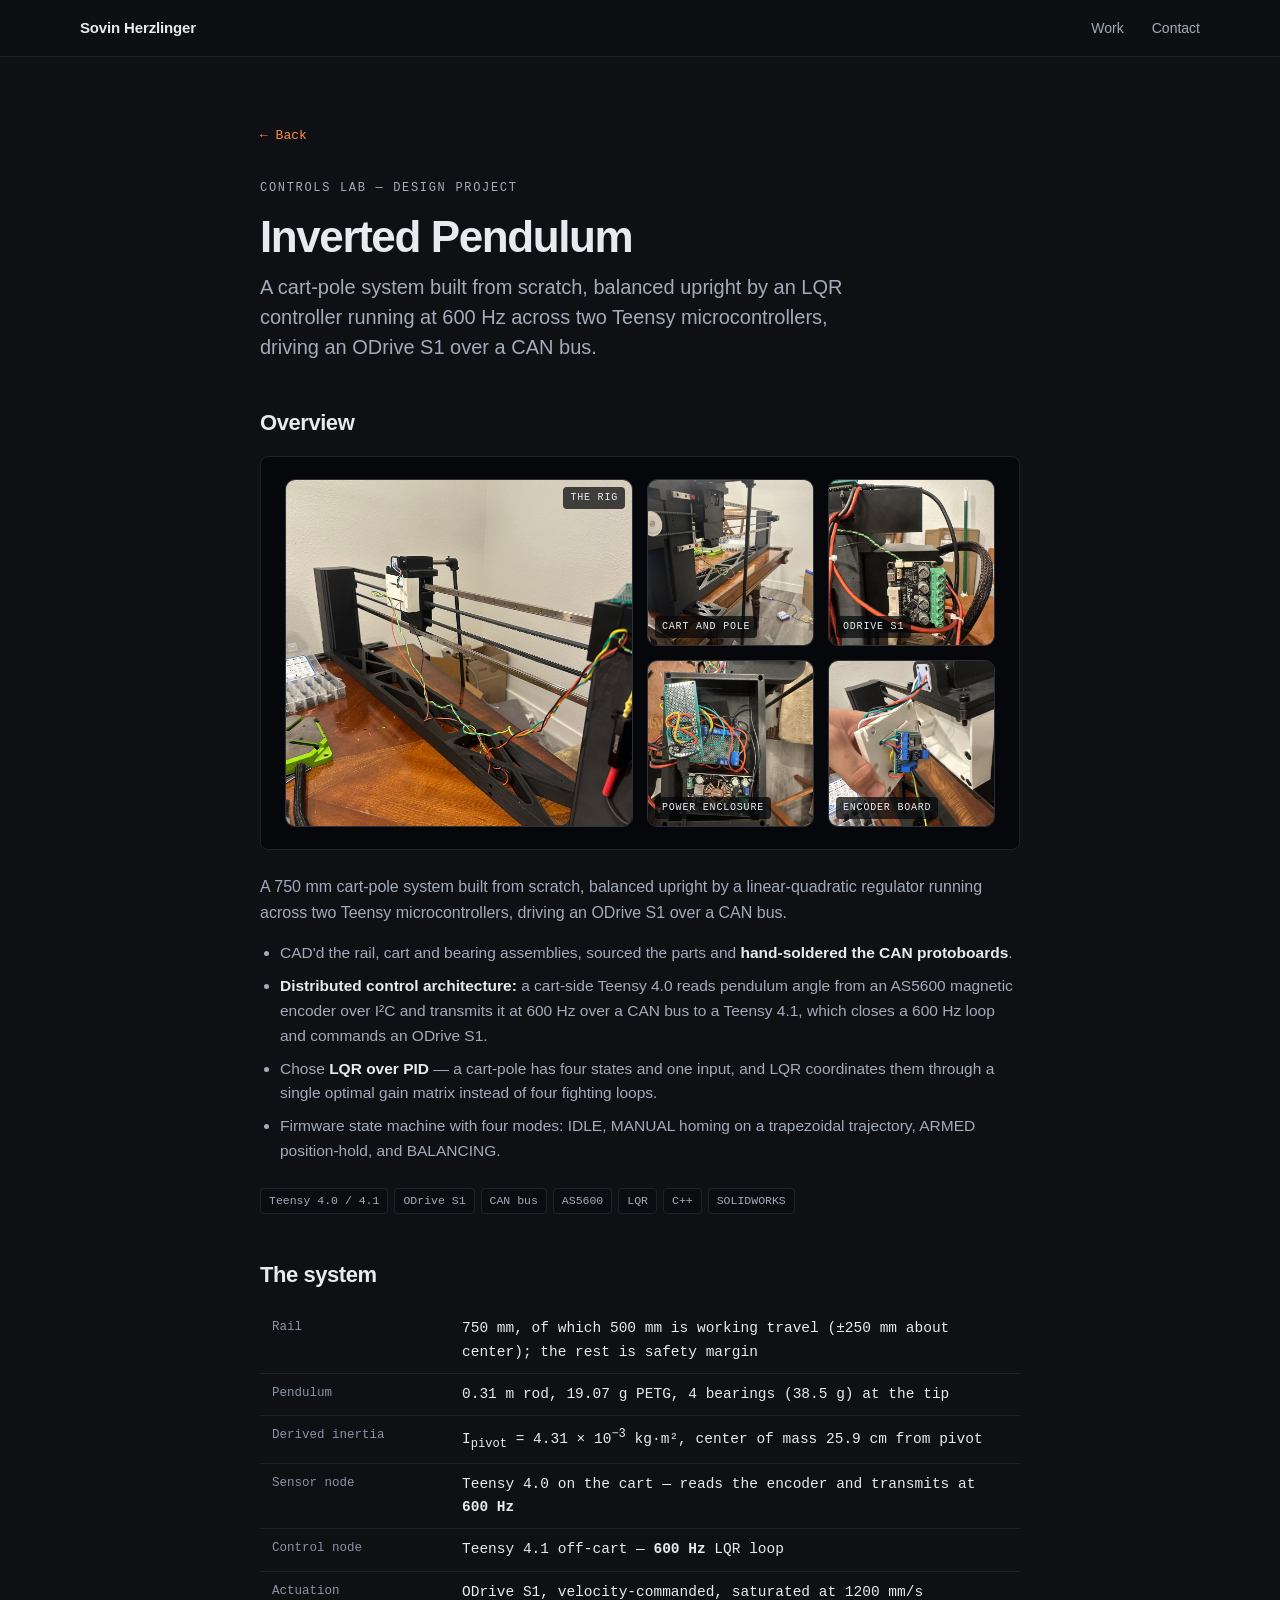
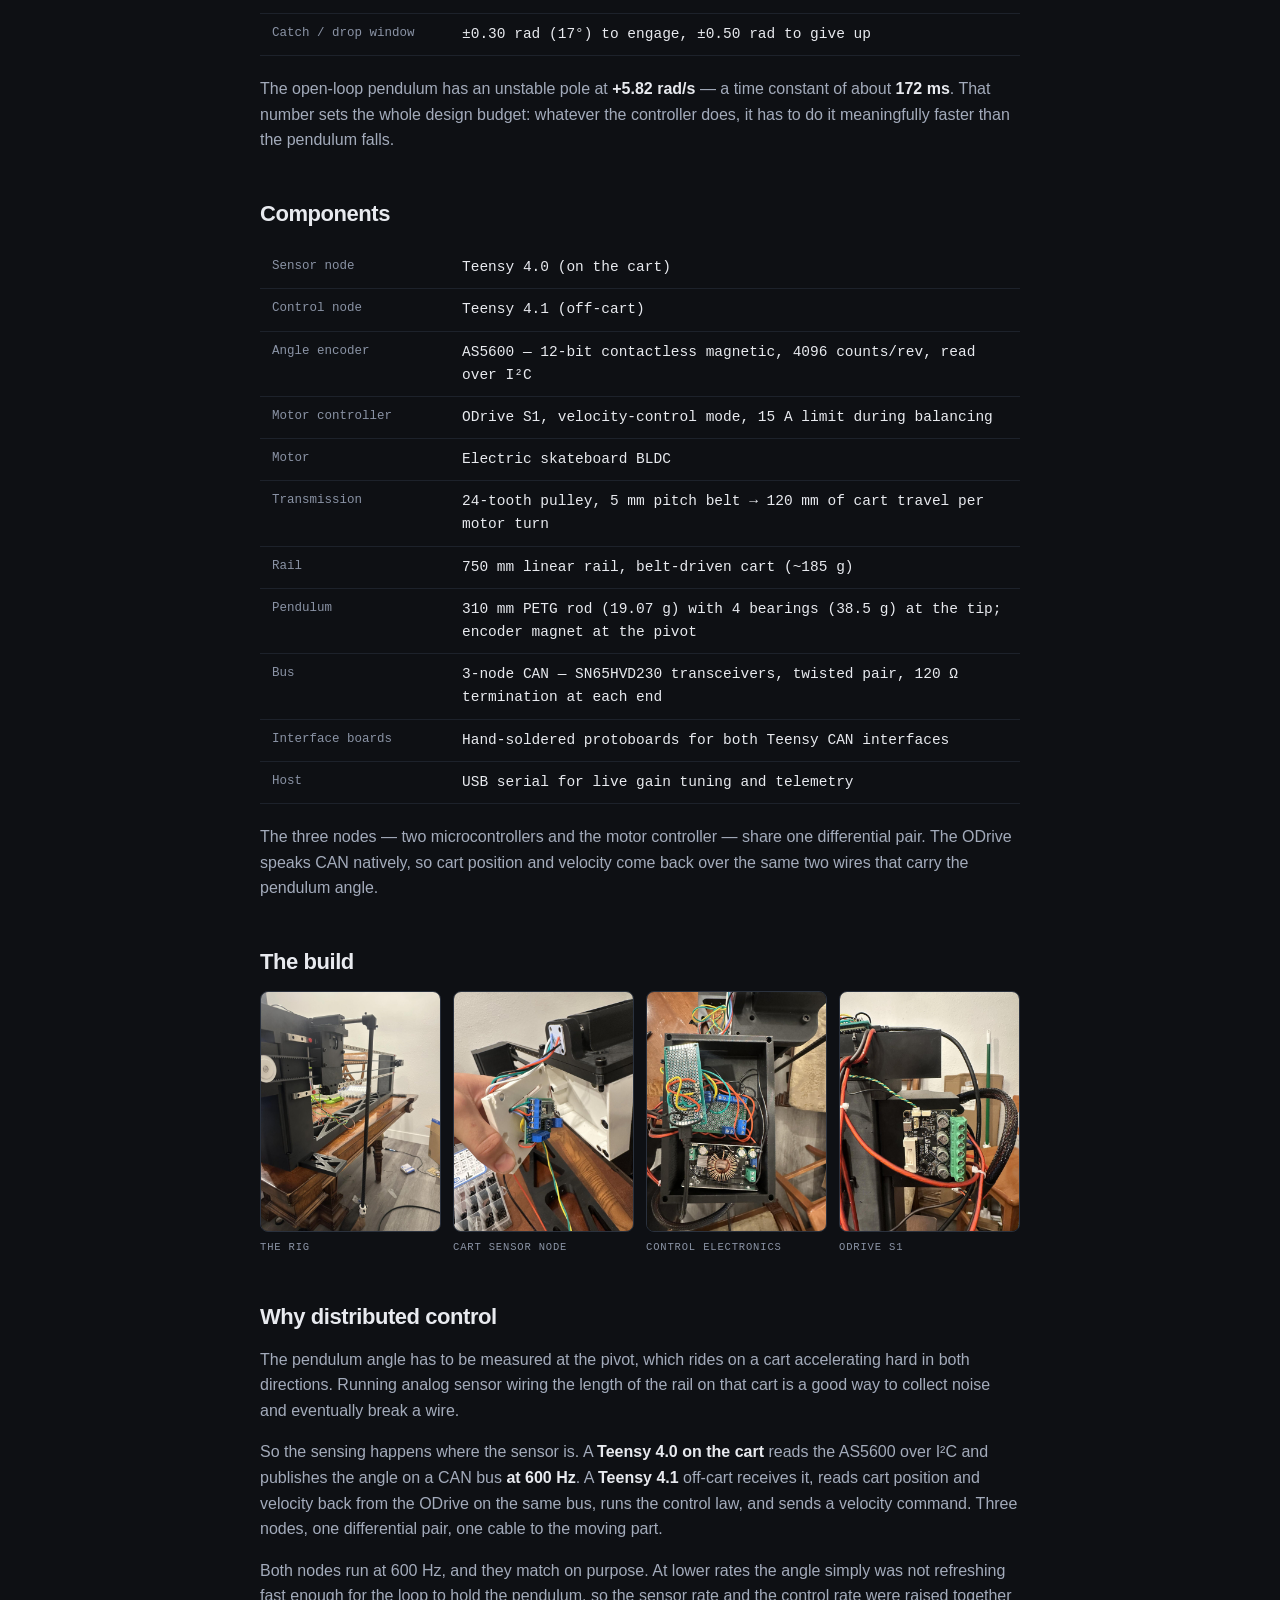
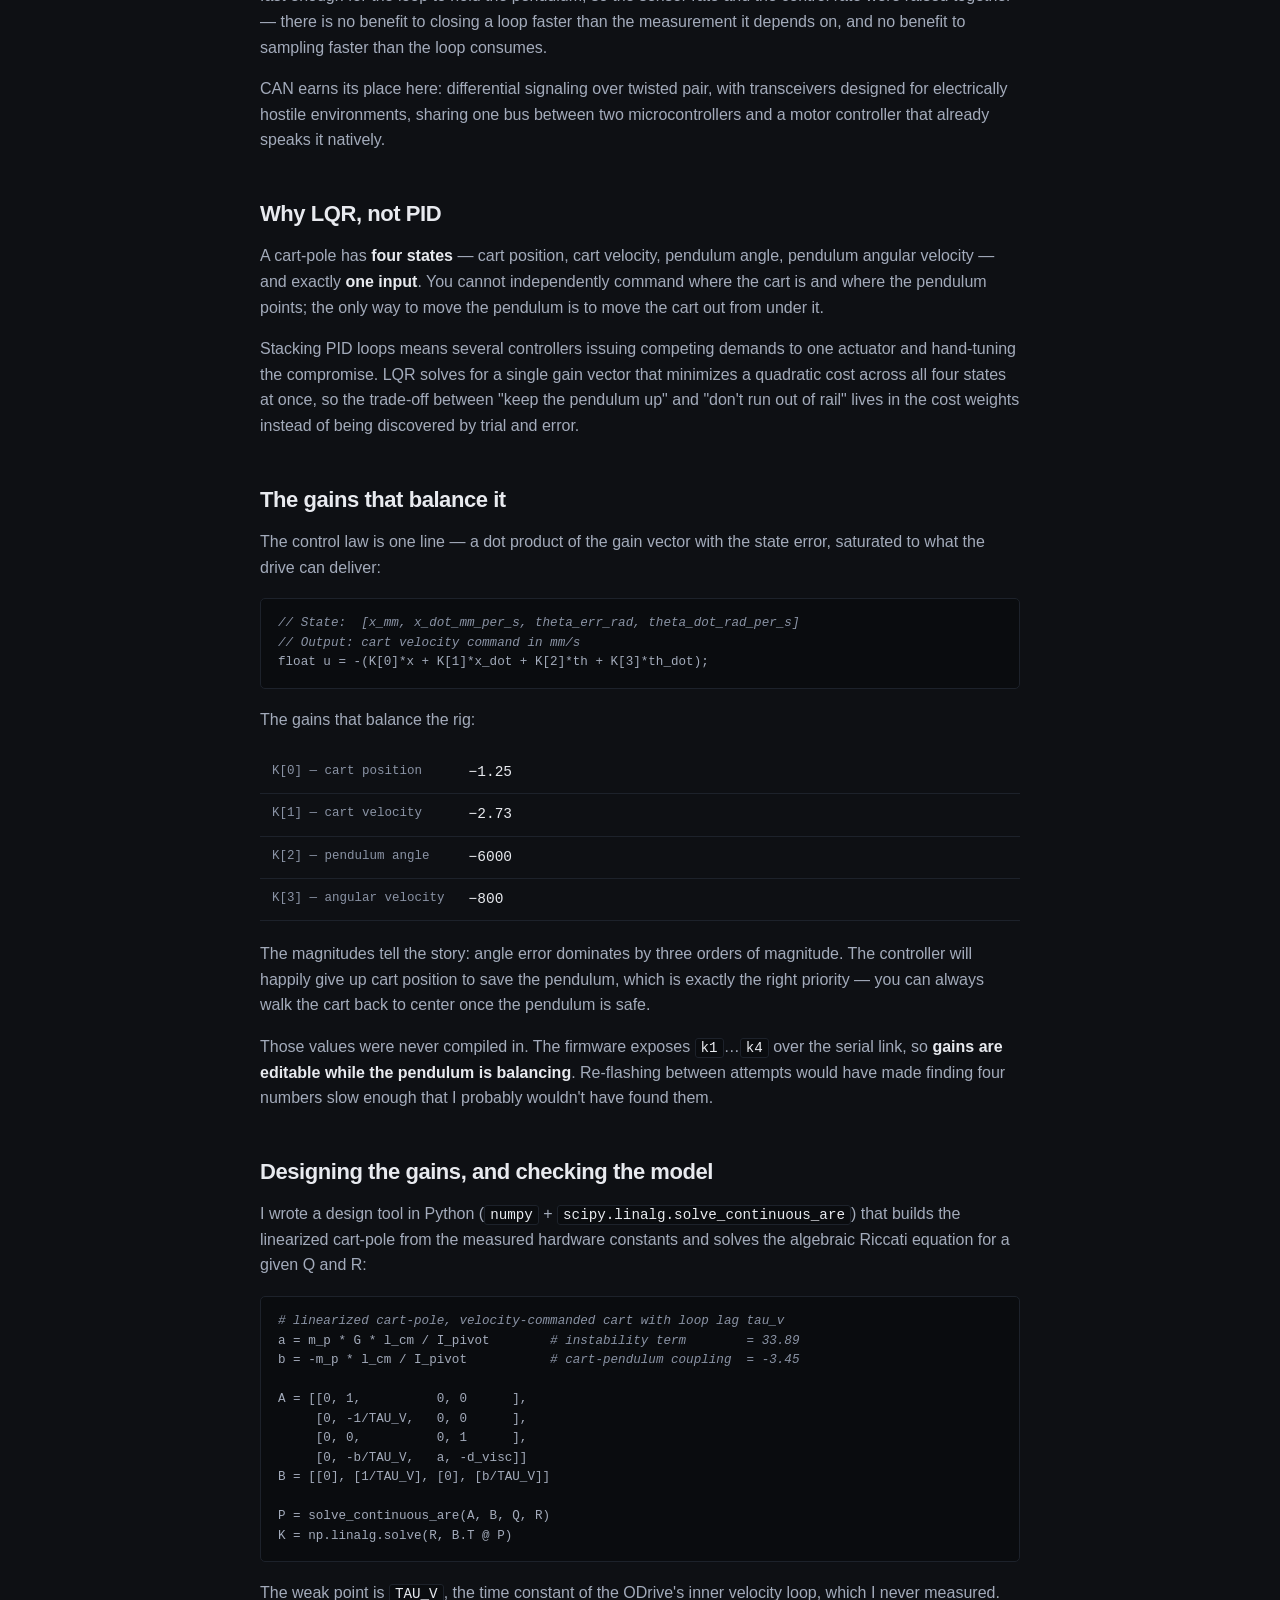
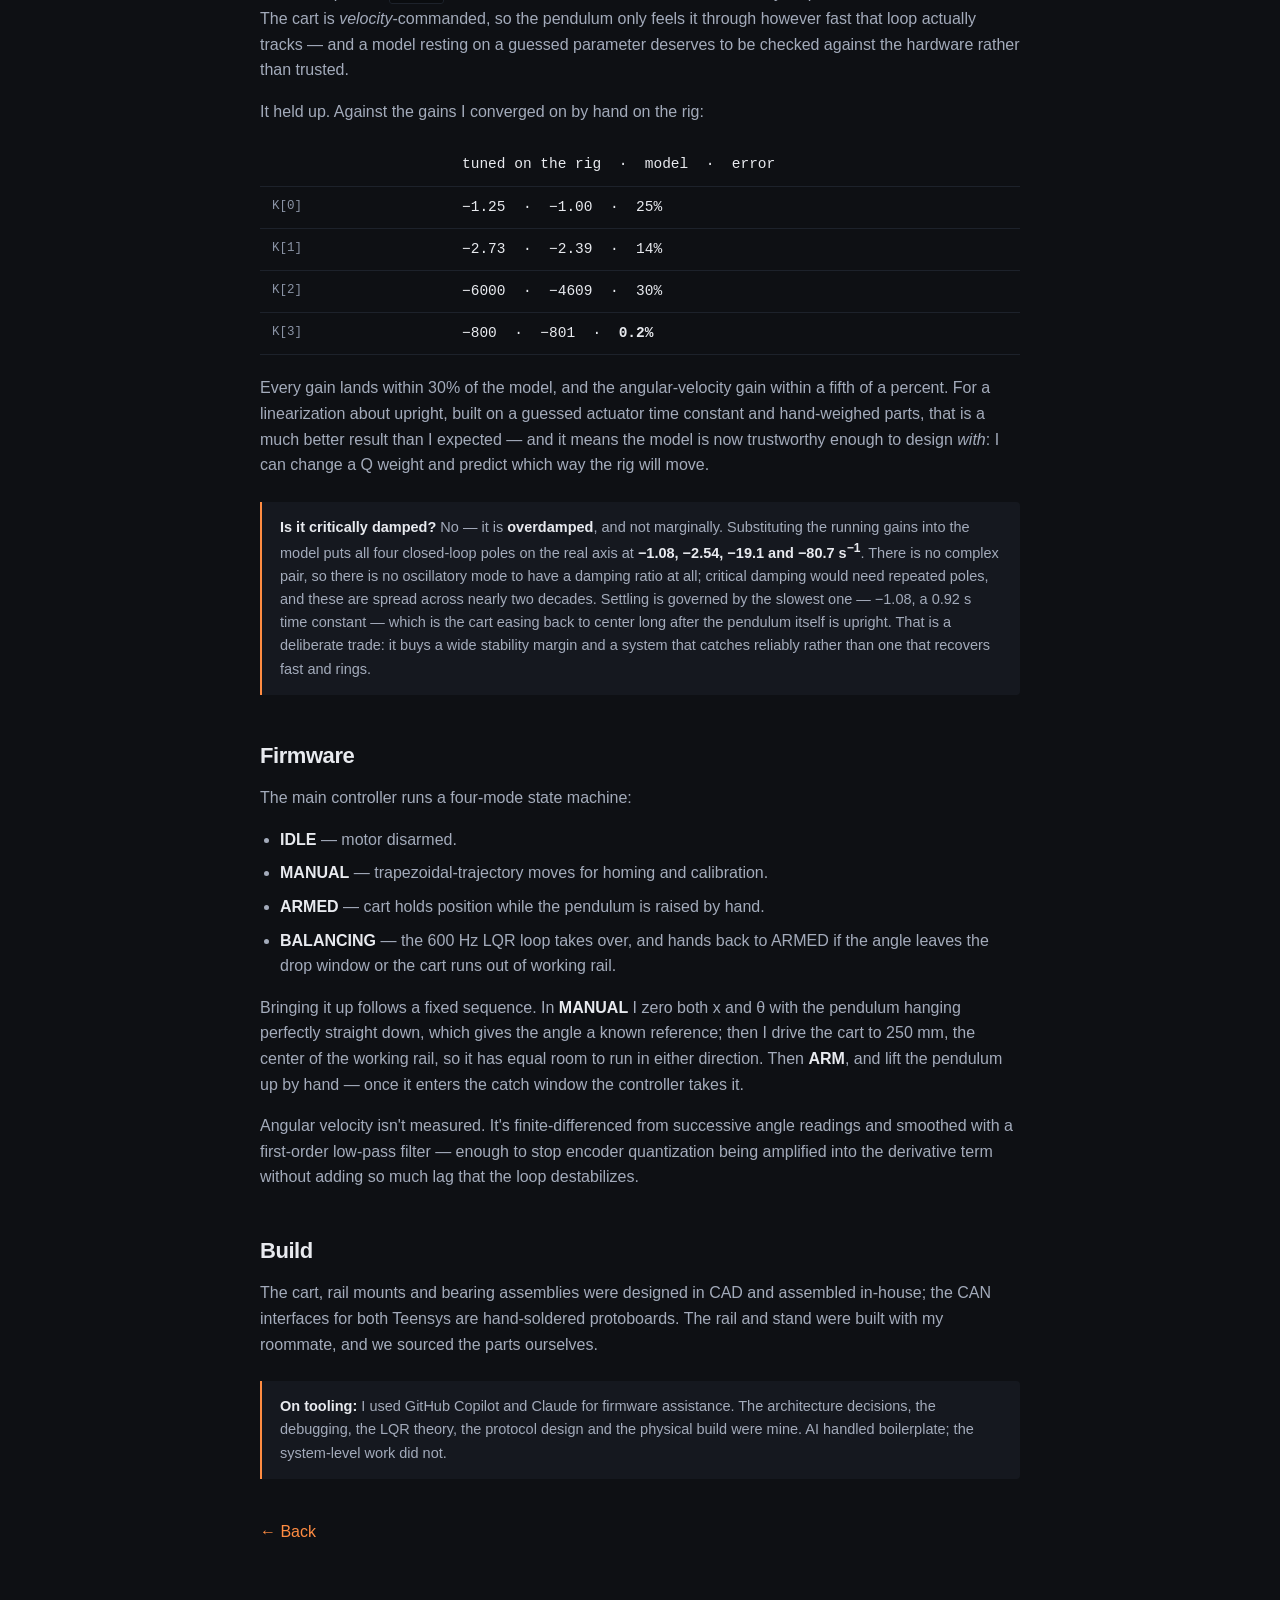
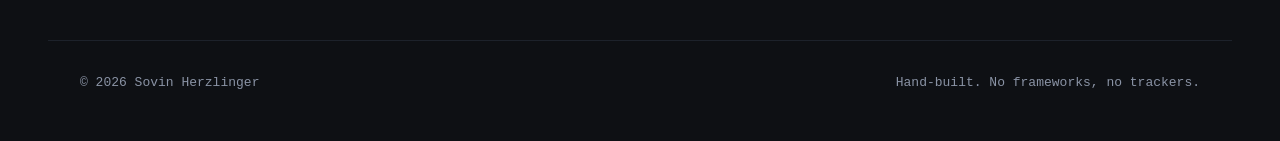
<file: projects/inverted-pendulum.html>
<!DOCTYPE html>
<html lang="en">
<head>
<meta charset="utf-8">
<meta name="viewport" content="width=device-width, initial-scale=1">
<title>Inverted Pendulum — Sovin Herzlinger</title>
<meta name="description" content="A cart-pole inverted pendulum built from scratch: a distributed two-Teensy CAN bus architecture running a 600 Hz distributed control loop on a velocity-commanded cart.">
<link rel="stylesheet" href="../assets/style.css?v=6">
<link rel="icon" href="data:image/svg+xml,<svg xmlns='http://www.w3.org/2000/svg' viewBox='0 0 32 32'><rect width='32' height='32' rx='6' fill='%230e1014'/><text y='23' x='16' text-anchor='middle' font-size='19' font-family='monospace' fill='%23ff8c42'>S</text></svg>">
</head>
<body>

<nav class="nav">
  <div class="nav-in">
    <span class="nav-name">Sovin Herzlinger</span>
    <a class="nav-link" href="../index.html#work">Work</a>
    <a class="nav-link" href="../index.html#contact">Contact</a>
  </div>
</nav>

<div class="wrap article">
  <a class="back" href="../index.html#pendulum">&larr; Back</a>

  <p class="eyebrow">Controls Lab &mdash; Design Project</p>
  <h1>Inverted Pendulum</h1>
  <p class="tagline" style="max-width:54ch">A cart-pole system built from scratch, balanced upright by an LQR controller running at 600&nbsp;Hz across two Teensy microcontrollers, driving an ODrive S1 over a CAN bus.</p>

  <section class="overview" style="padding:0;border:0">
  <h2>Overview</h2>
  <div class="detail-top"><div class="build-media"><figure class="sim"><img src="../assets/img/pendulum.jpg?v=4" alt="The inverted pendulum rig: a linear rail with a belt-driven cart on a 3D-printed truss base, wired to the motor and encoder"><figcaption>The rig</figcaption></figure><div class="build-photos"><a href="../assets/img/pendulum-rig.jpg" target="_blank" rel="noopener"><figure><img src="../assets/img/pendulum-rig.jpg" alt="The belt-driven cart on its linear rails, with the carbon-fiber pendulum rod hanging from the cart above the 3D-printed truss base" loading="lazy"><figcaption>Cart and pole</figcaption></figure></a><a href="../assets/img/pendulum-odrive.jpg" target="_blank" rel="noopener"><figure><img src="../assets/img/pendulum-odrive.jpg" alt="ODrive S1 motor controller mounted on the rig's printed frame, with its wiring" loading="lazy"><figcaption>ODrive S1</figcaption></figure></a><a href="../assets/img/pendulum-control-box.jpg" target="_blank" rel="noopener"><figure><img src="../assets/img/pendulum-control-box.jpg" alt="Open printed enclosure holding a perfboard with screw terminals and a DC-DC converter module" loading="lazy"><figcaption>Power enclosure</figcaption></figure></a><a href="../assets/img/pendulum-sensor-node.jpg" target="_blank" rel="noopener"><figure><img src="../assets/img/pendulum-sensor-node.jpg" alt="A hand holding a printed bracket with a perfboard and screw terminals, wired to the pendulum's angle encoder on the cart" loading="lazy"><figcaption>Encoder board</figcaption></figure></a></div></div></div>
  <p>A 750&nbsp;mm cart-pole system built from scratch, balanced upright by a linear-quadratic regulator running across two Teensy microcontrollers, driving an ODrive S1 over a CAN bus.</p>
  <ul class="detail-list">
            <li>CAD'd the rail, cart and bearing assemblies, sourced the parts and <strong>hand-soldered the CAN protoboards</strong>.</li>
            <li><strong>Distributed control architecture:</strong> a cart-side Teensy 4.0 reads pendulum angle from an AS5600 magnetic encoder over I²C and transmits it at 600&nbsp;Hz over a CAN bus to a Teensy 4.1, which closes a 600&nbsp;Hz loop and commands an ODrive S1.</li>
            <li>Chose <strong>LQR over PID</strong> — a cart-pole has four states and one input, and LQR coordinates them through a single optimal gain matrix instead of four fighting loops.</li>
            <li>Firmware state machine with four modes: IDLE, MANUAL homing on a trapezoidal trajectory, ARMED position-hold, and BALANCING.</li>
          </ul>
  <div class="stack">
            <span class="chip">Teensy 4.0 / 4.1</span><span class="chip">ODrive S1</span><span class="chip">CAN bus</span>
            <span class="chip">AS5600</span><span class="chip">LQR</span><span class="chip">C++</span><span class="chip">SOLIDWORKS</span>
          </div>
  </section>


  <h2>The system</h2>
  <table class="kv">
    <tr><td>Rail</td><td class="num">750 mm, of which 500 mm is working travel (&plusmn;250 mm about center); the rest is safety margin</td></tr>
    <tr><td>Pendulum</td><td class="num">0.31 m rod, 19.07 g PETG, 4 bearings (38.5 g) at the tip</td></tr>
    <tr><td>Derived inertia</td><td class="num">I<sub>pivot</sub> = 4.31 &times; 10<sup>&minus;3</sup> kg&middot;m&sup2;, center of mass 25.9 cm from pivot</td></tr>
    <tr><td>Sensor node</td><td class="num">Teensy 4.0 on the cart &mdash; reads the encoder and transmits at <strong>600 Hz</strong></td></tr>
    <tr><td>Control node</td><td class="num">Teensy 4.1 off-cart &mdash; <strong>600 Hz</strong> LQR loop</td></tr>
    <tr><td>Actuation</td><td class="num">ODrive S1, velocity-commanded, saturated at 1200 mm/s</td></tr>
    <tr><td>Catch / drop window</td><td class="num">&plusmn;0.30 rad (17&deg;) to engage, &plusmn;0.50 rad to give up</td></tr>
  </table>

  <p>The open-loop pendulum has an unstable pole at <strong>+5.82 rad/s</strong> — a time constant of about <strong>172 ms</strong>. That number sets the whole design budget: whatever the controller does, it has to do it meaningfully faster than the pendulum falls.</p>

  <h2>Components</h2>
  <table class="kv">
    <tr><td>Sensor node</td><td class="num">Teensy 4.0 (on the cart)</td></tr>
    <tr><td>Control node</td><td class="num">Teensy 4.1 (off-cart)</td></tr>
    <tr><td>Angle encoder</td><td class="num">AS5600 &mdash; 12-bit contactless magnetic, 4096 counts/rev, read over I&sup2;C</td></tr>
    <tr><td>Motor controller</td><td class="num">ODrive S1, velocity-control mode, 15 A limit during balancing</td></tr>
    <tr><td>Motor</td><td class="num">Electric skateboard BLDC</td></tr>
    <tr><td>Transmission</td><td class="num">24-tooth pulley, 5 mm pitch belt &rarr; 120 mm of cart travel per motor turn</td></tr>
    <tr><td>Rail</td><td class="num">750 mm linear rail, belt-driven cart (~185 g)</td></tr>
    <tr><td>Pendulum</td><td class="num">310 mm PETG rod (19.07 g) with 4 bearings (38.5 g) at the tip; encoder magnet at the pivot</td></tr>
    <tr><td>Bus</td><td class="num">3-node CAN &mdash; SN65HVD230 transceivers, twisted pair, 120 &Omega; termination at each end</td></tr>
    <tr><td>Interface boards</td><td class="num">Hand-soldered protoboards for both Teensy CAN interfaces</td></tr>
    <tr><td>Host</td><td class="num">USB serial for live gain tuning and telemetry</td></tr>
  </table>
  <p>The three nodes &mdash; two microcontrollers and the motor controller &mdash; share one differential pair. The ODrive speaks CAN natively, so cart position and velocity come back over the same two wires that carry the pendulum angle.</p>

  <h2>The build</h2>
  <div class="photo-grid"><a href="../assets/img/pendulum-rig.jpg" target="_blank" rel="noopener"><figure><img src="../assets/img/pendulum-rig.jpg" alt="The rig: belt-driven cart on the linear rail, pendulum hanging from the pivot on the cart" loading="lazy"><figcaption>The rig</figcaption></figure></a><a href="../assets/img/pendulum-sensor-node.jpg" target="_blank" rel="noopener"><figure><img src="../assets/img/pendulum-sensor-node.jpg" alt="Cart-side sensor node: a Teensy 4.0 on a hand-soldered protoboard with screw terminals, wired up to the AS5600 encoder at the pivot" loading="lazy"><figcaption>Cart sensor node</figcaption></figure></a><a href="../assets/img/pendulum-control-box.jpg" target="_blank" rel="noopener"><figure><img src="../assets/img/pendulum-control-box.jpg" alt="Off-cart electronics box with hand-soldered protoboards and a DC-DC converter" loading="lazy"><figcaption>Control electronics</figcaption></figure></a><a href="../assets/img/pendulum-odrive.jpg" target="_blank" rel="noopener"><figure><img src="../assets/img/pendulum-odrive.jpg" alt="ODrive S1 motor controller mounted on the frame, with the twisted-pair CAN lead plugged in" loading="lazy"><figcaption>ODrive S1</figcaption></figure></a></div>

  <h2>Why distributed control</h2>
  <p>The pendulum angle has to be measured at the pivot, which rides on a cart accelerating hard in both directions. Running analog sensor wiring the length of the rail on that cart is a good way to collect noise and eventually break a wire.</p>
  <p>So the sensing happens where the sensor is. A <strong>Teensy 4.0 on the cart</strong> reads the AS5600 over I&sup2;C and publishes the angle on a CAN bus <strong>at 600 Hz</strong>. A <strong>Teensy 4.1</strong> off-cart receives it, reads cart position and velocity back from the ODrive on the same bus, runs the control law, and sends a velocity command. Three nodes, one differential pair, one cable to the moving part.</p>
  <p>Both nodes run at 600 Hz, and they match on purpose. At lower rates the angle simply was not refreshing fast enough for the loop to hold the pendulum, so the sensor rate and the control rate were raised together &mdash; there is no benefit to closing a loop faster than the measurement it depends on, and no benefit to sampling faster than the loop consumes.</p>
  <p>CAN earns its place here: differential signaling over twisted pair, with transceivers designed for electrically hostile environments, sharing one bus between two microcontrollers and a motor controller that already speaks it natively.</p>

  <h2>Why LQR, not PID</h2>
  <p>A cart-pole has <strong>four states</strong> — cart position, cart velocity, pendulum angle, pendulum angular velocity — and exactly <strong>one input</strong>. You cannot independently command where the cart is and where the pendulum points; the only way to move the pendulum is to move the cart out from under it.</p>
  <p>Stacking PID loops means several controllers issuing competing demands to one actuator and hand-tuning the compromise. LQR solves for a single gain vector that minimizes a quadratic cost across all four states at once, so the trade-off between "keep the pendulum up" and "don't run out of rail" lives in the cost weights instead of being discovered by trial and error.</p>

  <h2>The gains that balance it</h2>
  <p>The control law is one line &mdash; a dot product of the gain vector with the state error, saturated to what the drive can deliver:</p>
<pre class="code"><span class="c">// State:  [x_mm, x_dot_mm_per_s, theta_err_rad, theta_dot_rad_per_s]</span>
<span class="c">// Output: cart velocity command in mm/s</span>
float u = -(K[0]*x + K[1]*x_dot + K[2]*th + K[3]*th_dot);</pre>
  <p>The gains that balance the rig:</p>
  <table class="kv">
    <tr><td>K[0] &mdash; cart position</td><td class="num">&minus;1.25</td></tr>
    <tr><td>K[1] &mdash; cart velocity</td><td class="num">&minus;2.73</td></tr>
    <tr><td>K[2] &mdash; pendulum angle</td><td class="num">&minus;6000</td></tr>
    <tr><td>K[3] &mdash; angular velocity</td><td class="num">&minus;800</td></tr>
  </table>
  <p>The magnitudes tell the story: angle error dominates by three orders of magnitude. The controller will happily give up cart position to save the pendulum, which is exactly the right priority &mdash; you can always walk the cart back to center once the pendulum is safe.</p>
  <p>Those values were never compiled in. The firmware exposes <code class="inline">k1</code>&hellip;<code class="inline">k4</code> over the serial link, so <strong>gains are editable while the pendulum is balancing</strong>. Re-flashing between attempts would have made finding four numbers slow enough that I probably wouldn't have found them.</p>

  <h2>Designing the gains, and checking the model</h2>
  <p>I wrote a design tool in Python (<code class="inline">numpy</code> + <code class="inline">scipy.linalg.solve_continuous_are</code>) that builds the linearized cart-pole from the measured hardware constants and solves the algebraic Riccati equation for a given Q and R:</p>
<pre class="code"><span class="c"># linearized cart-pole, velocity-commanded cart with loop lag tau_v</span>
a = m_p * G * l_cm / I_pivot        <span class="c"># instability term        = 33.89</span>
b = -m_p * l_cm / I_pivot           <span class="c"># cart-pendulum coupling  = -3.45</span>

A = [[0, 1,          0, 0      ],
     [0, -1/TAU_V,   0, 0      ],
     [0, 0,          0, 1      ],
     [0, -b/TAU_V,   a, -d_visc]]
B = [[0], [1/TAU_V], [0], [b/TAU_V]]

P = solve_continuous_are(A, B, Q, R)
K = np.linalg.solve(R, B.T @ P)</pre>
  <p>The weak point is <code class="inline">TAU_V</code>, the time constant of the ODrive's inner velocity loop, which I never measured. The cart is <em>velocity</em>-commanded, so the pendulum only feels it through however fast that loop actually tracks &mdash; and a model resting on a guessed parameter deserves to be checked against the hardware rather than trusted.</p>
  <p>It held up. Against the gains I converged on by hand on the rig:</p>
  <table class="kv">
    <tr><td></td><td class="num">tuned on the rig &nbsp;&middot;&nbsp; model &nbsp;&middot;&nbsp; error</td></tr>
    <tr><td>K[0]</td><td class="num">&minus;1.25 &nbsp;&middot;&nbsp; &minus;1.00 &nbsp;&middot;&nbsp; 25%</td></tr>
    <tr><td>K[1]</td><td class="num">&minus;2.73 &nbsp;&middot;&nbsp; &minus;2.39 &nbsp;&middot;&nbsp; 14%</td></tr>
    <tr><td>K[2]</td><td class="num">&minus;6000 &nbsp;&middot;&nbsp; &minus;4609 &nbsp;&middot;&nbsp; 30%</td></tr>
    <tr><td>K[3]</td><td class="num">&minus;800 &nbsp;&middot;&nbsp; &minus;801 &nbsp;&middot;&nbsp; <strong>0.2%</strong></td></tr>
  </table>
  <p>Every gain lands within 30% of the model, and the angular-velocity gain within a fifth of a percent. For a linearization about upright, built on a guessed actuator time constant and hand-weighed parts, that is a much better result than I expected &mdash; and it means the model is now trustworthy enough to design <em>with</em>: I can change a Q weight and predict which way the rig will move.</p>

  <div class="note">
    <strong>Is it critically damped?</strong> No &mdash; it is <strong>overdamped</strong>, and not marginally. Substituting the running gains into the model puts all four closed-loop poles on the real axis at <strong>&minus;1.08, &minus;2.54, &minus;19.1 and &minus;80.7 s<sup>&minus;1</sup></strong>. There is no complex pair, so there is no oscillatory mode to have a damping ratio at all; critical damping would need repeated poles, and these are spread across nearly two decades. Settling is governed by the slowest one &mdash; &minus;1.08, a 0.92 s time constant &mdash; which is the cart easing back to center long after the pendulum itself is upright. That is a deliberate trade: it buys a wide stability margin and a system that catches reliably rather than one that recovers fast and rings.
  </div>

  <h2>Firmware</h2>
  <p>The main controller runs a four-mode state machine:</p>
  <ul>
    <li><strong>IDLE</strong> — motor disarmed.</li>
    <li><strong>MANUAL</strong> — trapezoidal-trajectory moves for homing and calibration.</li>
    <li><strong>ARMED</strong> — cart holds position while the pendulum is raised by hand.</li>
    <li><strong>BALANCING</strong> — the 600 Hz LQR loop takes over, and hands back to ARMED if the angle leaves the drop window or the cart runs out of working rail.</li>
  </ul>
  <p>Bringing it up follows a fixed sequence. In <strong>MANUAL</strong> I zero both x and &theta; with the pendulum hanging perfectly straight down, which gives the angle a known reference; then I drive the cart to 250 mm, the center of the working rail, so it has equal room to run in either direction. Then <strong>ARM</strong>, and lift the pendulum up by hand &mdash; once it enters the catch window the controller takes it.</p>
  <p>Angular velocity isn't measured. It's finite-differenced from successive angle readings and smoothed with a first-order low-pass filter — enough to stop encoder quantization being amplified into the derivative term without adding so much lag that the loop destabilizes.</p>
  
  <h2>Build</h2>
  <p>The cart, rail mounts and bearing assemblies were designed in CAD and assembled in-house; the CAN interfaces for both Teensys are hand-soldered protoboards. The rail and stand were built with my roommate, and we sourced the parts ourselves.</p>

  <div class="note">
    <strong>On tooling:</strong> I used GitHub Copilot and Claude for firmware assistance. The architecture decisions, the debugging, the LQR theory, the protocol design and the physical build were mine. AI handled boilerplate; the system-level work did not.
  </div>

  <p style="margin-top:40px"><a href="../index.html#pendulum">&larr; Back</a></p>
</div>

<footer class="wrap">
  <span>&copy; 2026 Sovin Herzlinger</span>
  <span>Hand-built. No frameworks, no trackers.</span>
</footer>

</body>
</html>
</file>
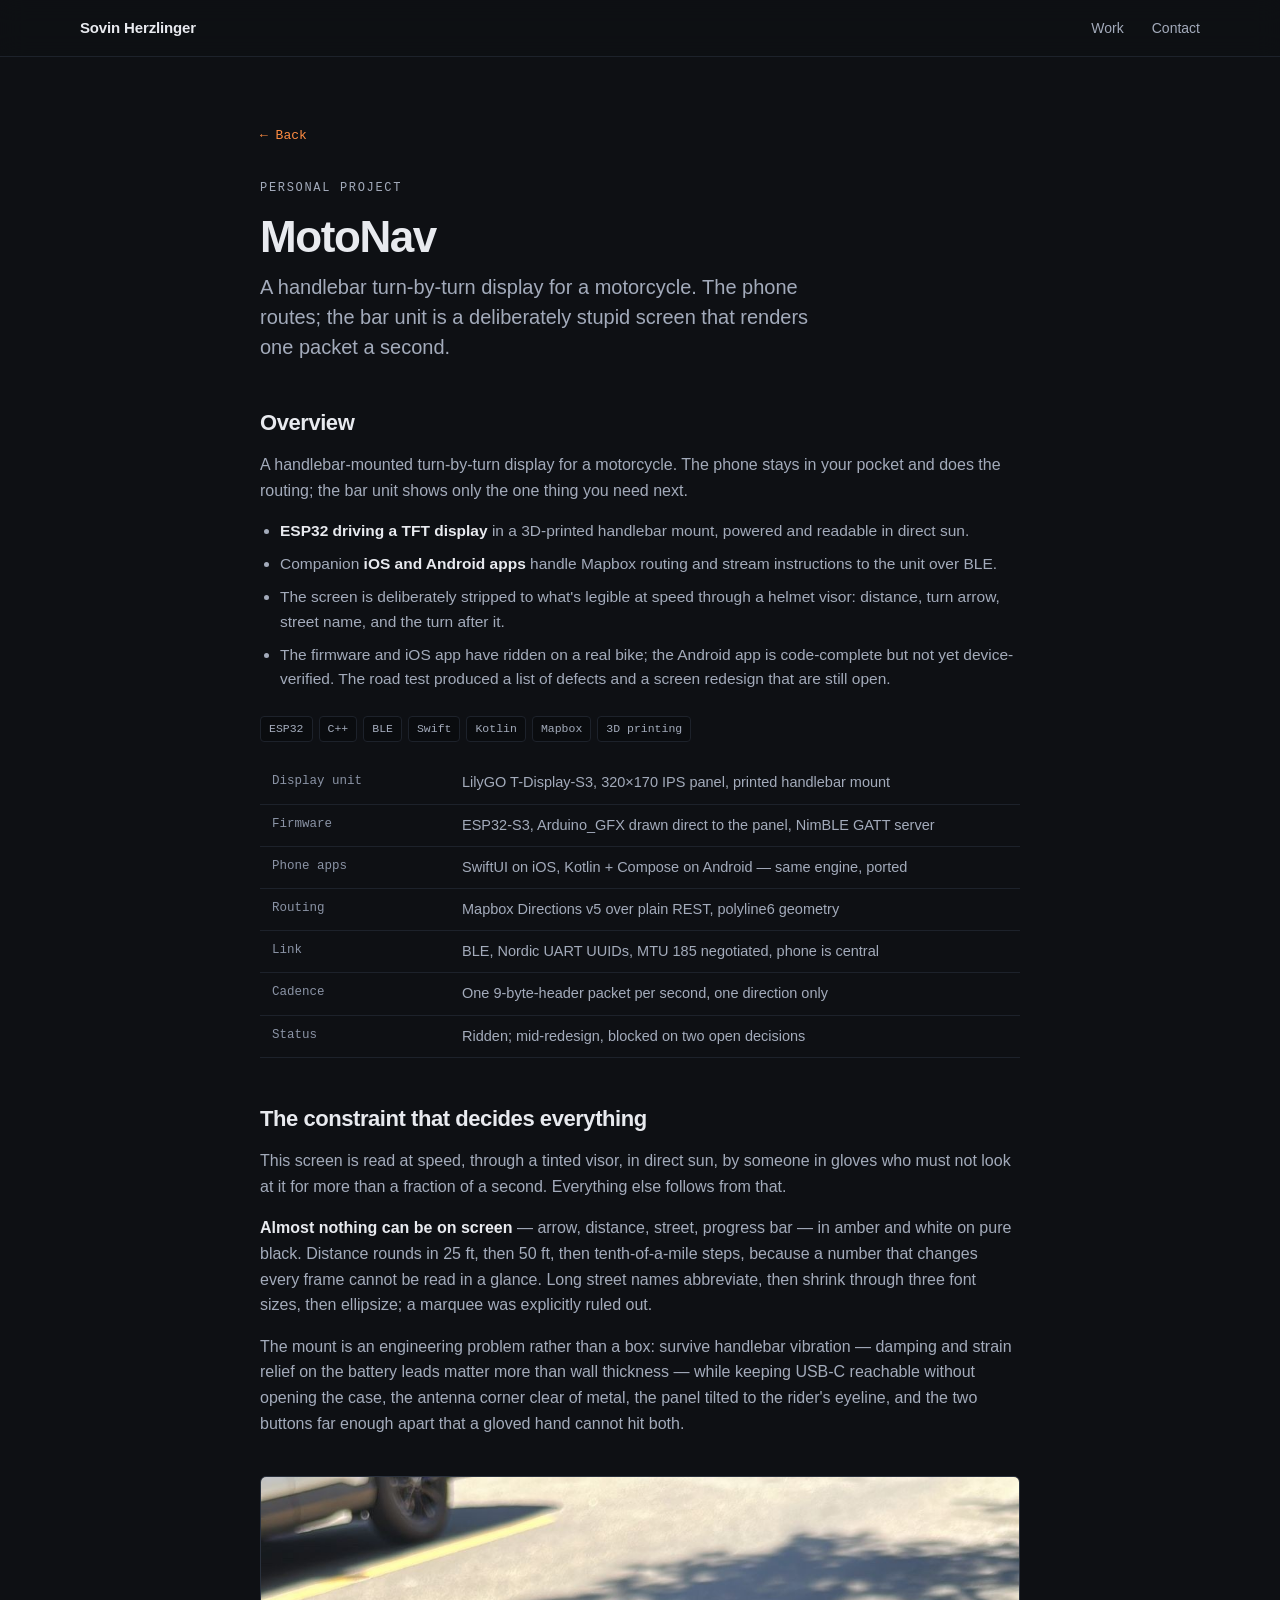
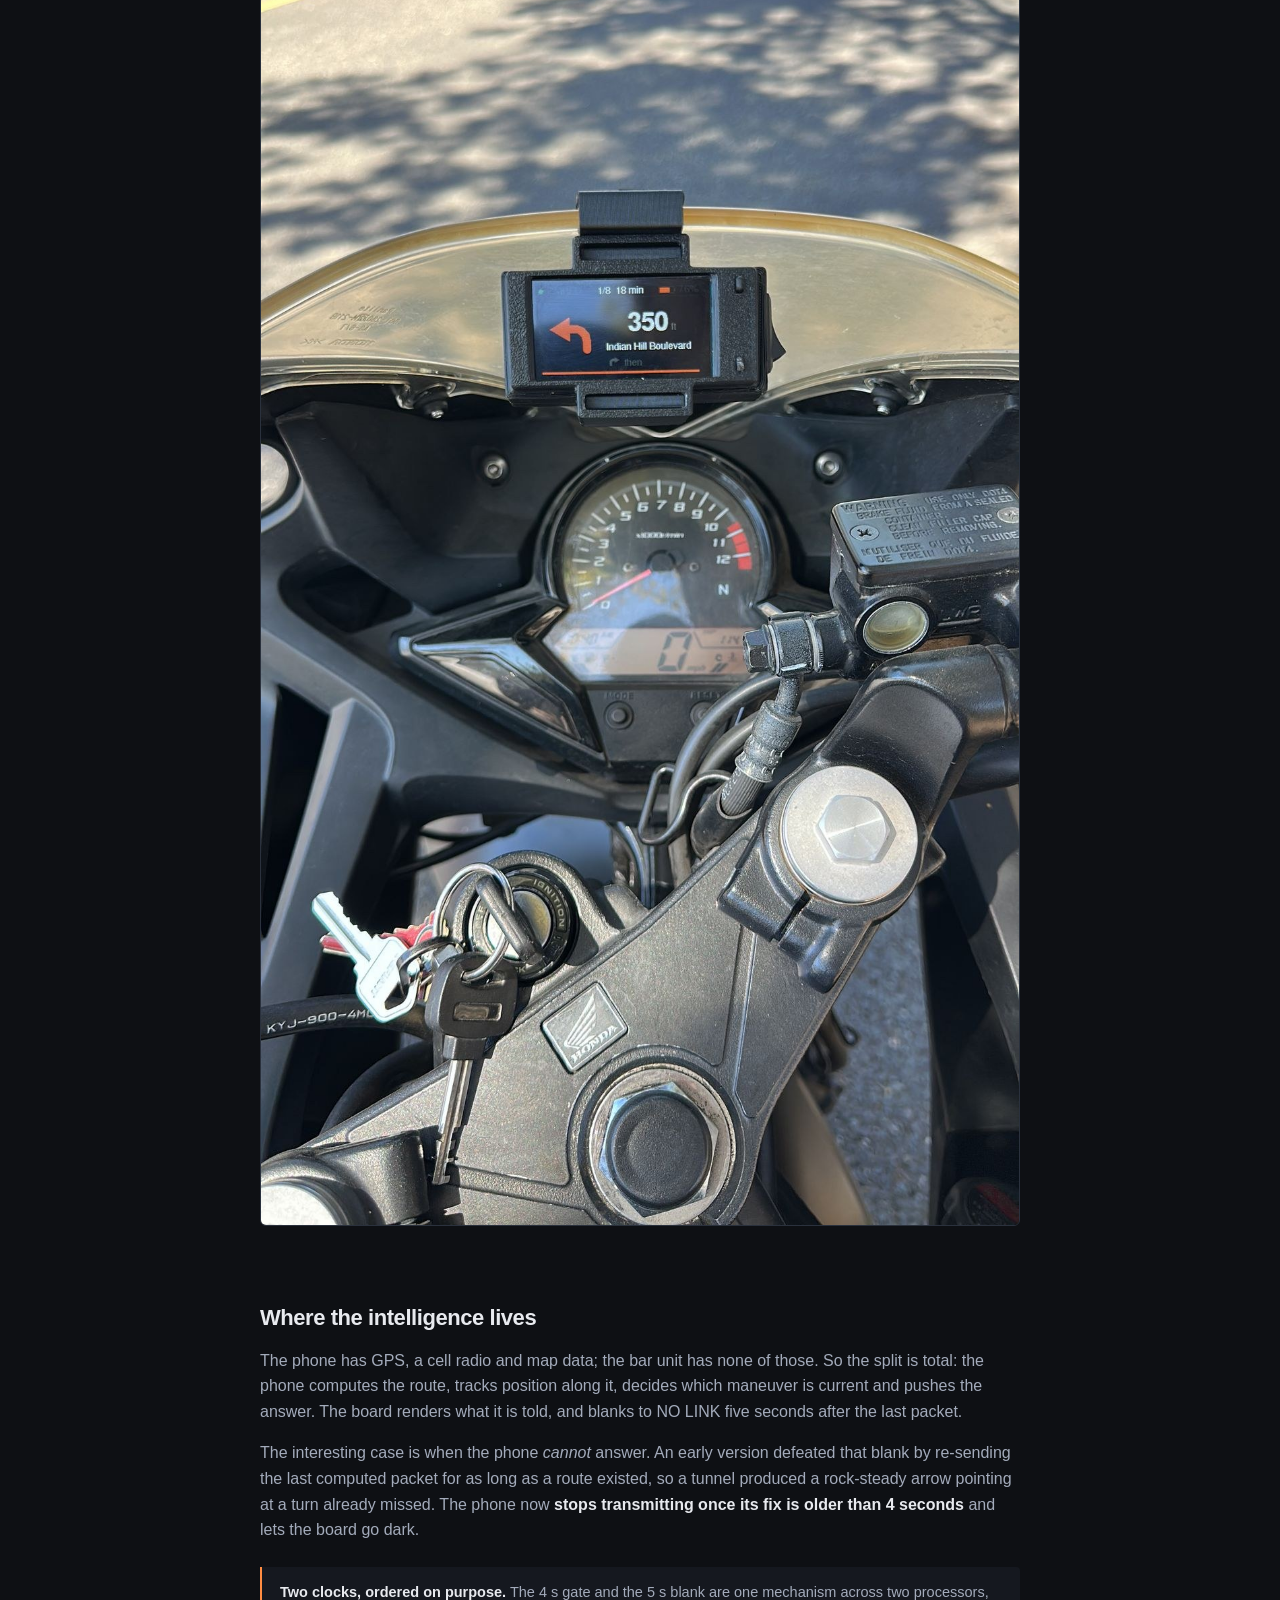
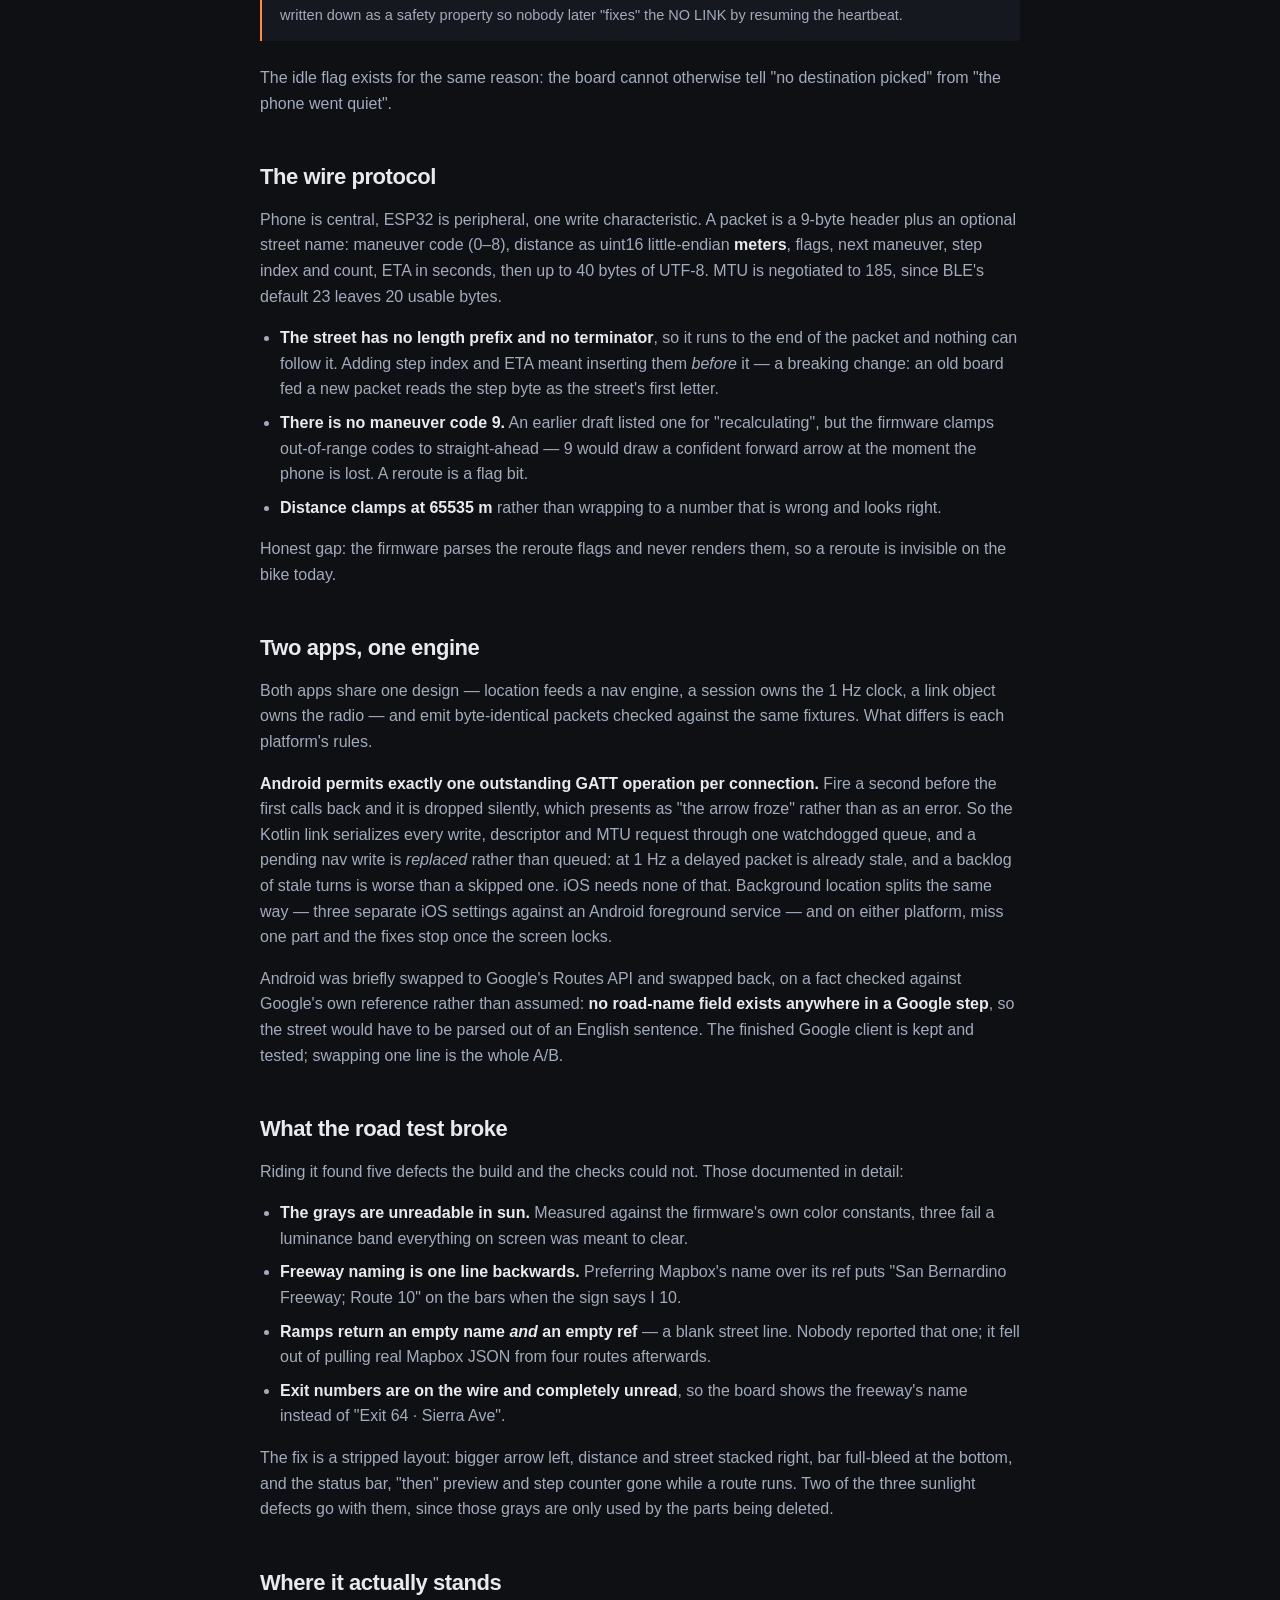
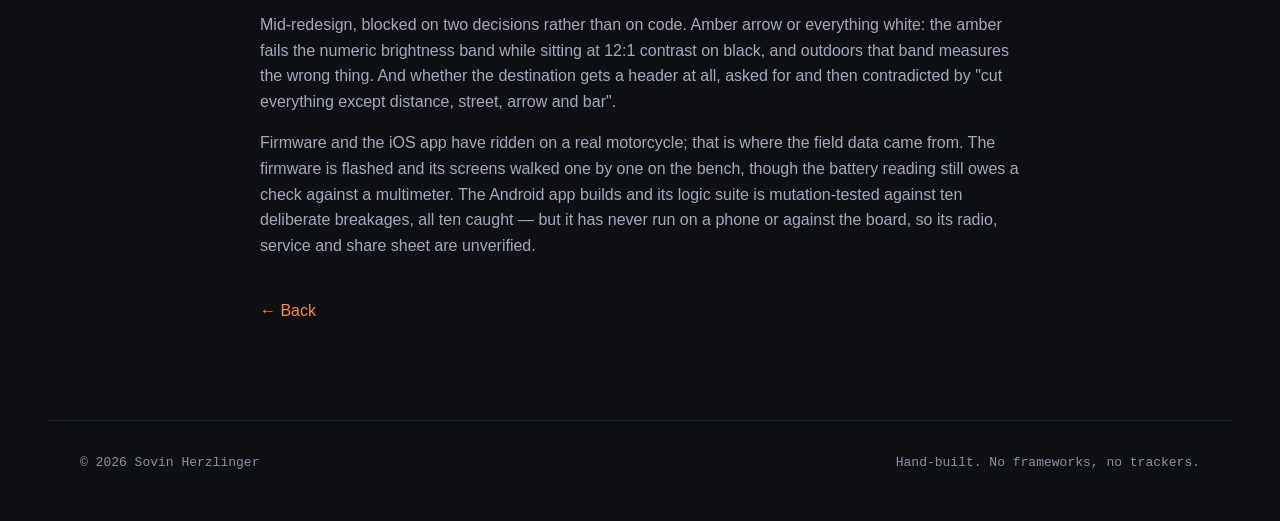
<file: projects/motonav.html>
<!DOCTYPE html>
<html lang="en">
<head>
<meta charset="utf-8">
<meta name="viewport" content="width=device-width, initial-scale=1">
<title>MotoNav — Sovin Herzlinger</title>
<meta name="description" content="A handlebar turn-by-turn display for a motorcycle: an ESP32 driving a 320x170 panel, fed one binary packet a second over BLE by an iOS or Android app that does the routing.">
<link rel="stylesheet" href="../assets/style.css?v=6">
<link rel="icon" href="data:image/svg+xml,<svg xmlns='http://www.w3.org/2000/svg' viewBox='0 0 32 32'><rect width='32' height='32' rx='6' fill='%230e1014'/><text y='23' x='16' text-anchor='middle' font-size='19' font-family='monospace' fill='%23ff8c42'>S</text></svg>">
</head>
<body>

<nav class="nav">
  <div class="nav-in">
    <span class="nav-name">Sovin Herzlinger</span>
    <a class="nav-link" href="../index.html#work">Work</a>
    <a class="nav-link" href="../index.html#contact">Contact</a>
  </div>
</nav>

<div class="wrap article">
  <a class="back" href="../index.html#motonav">&larr; Back</a>

  <p class="eyebrow">Personal Project</p>
  <h1>MotoNav</h1>
  <p class="tagline" style="max-width:52ch">A handlebar turn-by-turn display for a motorcycle. The phone routes; the bar unit is a deliberately stupid screen that renders one packet a second.</p>

  <section class="overview" style="padding:0;border:0">
  <h2>Overview</h2>
  <p>A handlebar-mounted turn-by-turn display for a motorcycle. The phone stays in your pocket and does the routing; the bar unit shows only the one thing you need next.</p>
  <ul class="detail-list">
            <li><strong>ESP32 driving a TFT display</strong> in a 3D-printed handlebar mount, powered and readable in direct sun.</li>
            <li>Companion <strong>iOS and Android apps</strong> handle Mapbox routing and stream instructions to the unit over BLE.</li>
            <li>The screen is deliberately stripped to what's legible at speed through a helmet visor: distance, turn arrow, street name, and the turn after it.</li>
            <li>The firmware and iOS app have ridden on a real bike; the Android app is code-complete but not yet device-verified. The road test produced a list of defects and a screen redesign that are still open.</li>
          </ul>
  <div class="stack">
            <span class="chip">ESP32</span><span class="chip">C++</span><span class="chip">BLE</span>
            <span class="chip">Swift</span><span class="chip">Kotlin</span><span class="chip">Mapbox</span><span class="chip">3D printing</span>
          </div>
  </section>


  <table class="kv">
    <tr><td>Display unit</td><td>LilyGO T-Display-S3, 320&times;170 IPS panel, printed handlebar mount</td></tr>
    <tr><td>Firmware</td><td>ESP32-S3, Arduino_GFX drawn direct to the panel, NimBLE GATT server</td></tr>
    <tr><td>Phone apps</td><td>SwiftUI on iOS, Kotlin + Compose on Android &mdash; same engine, ported</td></tr>
    <tr><td>Routing</td><td>Mapbox Directions v5 over plain REST, polyline6 geometry</td></tr>
    <tr><td>Link</td><td>BLE, Nordic UART UUIDs, MTU 185 negotiated, phone is central</td></tr>
    <tr><td>Cadence</td><td>One 9-byte-header packet per second, one direction only</td></tr>
    <tr><td>Status</td><td>Ridden; mid-redesign, blocked on two open decisions</td></tr>
  </table>

  <h2>The constraint that decides everything</h2>
  <p>This screen is read at speed, through a tinted visor, in direct sun, by someone in gloves who must not look at it for more than a fraction of a second. Everything else follows from that.</p>
  <p><strong>Almost nothing can be on screen</strong> &mdash; arrow, distance, street, progress bar &mdash; in amber and white on pure black. Distance rounds in 25&nbsp;ft, then 50&nbsp;ft, then tenth-of-a-mile steps, because a number that changes every frame cannot be read in a glance. Long street names abbreviate, then shrink through three font sizes, then ellipsize; a marquee was explicitly ruled out.</p>
  <p>The mount is an engineering problem rather than a box: survive handlebar vibration &mdash; damping and strain relief on the battery leads matter more than wall thickness &mdash; while keeping USB-C reachable without opening the case, the antenna corner clear of metal, the panel tilted to the rider's eyeline, and the two buttons far enough apart that a gloved hand cannot hit both.</p>

  <img src="../assets/img/motonav.jpg" alt="The MotoNav unit clamped above a motorcycle's instrument cluster, its black screen showing an amber left arrow, 350 ft, and Indian Hill Boulevard" style="width:100%;border-radius:6px;border:1px solid var(--line);margin:24px 0">

  <h2>Where the intelligence lives</h2>
  <p>The phone has GPS, a cell radio and map data; the bar unit has none of those. So the split is total: the phone computes the route, tracks position along it, decides which maneuver is current and pushes the answer. The board renders what it is told, and blanks to NO LINK five seconds after the last packet.</p>
  <p>The interesting case is when the phone <em>cannot</em> answer. An early version defeated that blank by re-sending the last computed packet for as long as a route existed, so a tunnel produced a rock-steady arrow pointing at a turn already missed. The phone now <strong>stops transmitting once its fix is older than 4 seconds</strong> and lets the board go dark.</p>

  <div class="note">
    <strong>Two clocks, ordered on purpose.</strong> The 4&nbsp;s gate and the 5&nbsp;s blank are one mechanism across two processors, written down as a safety property so nobody later "fixes" the NO LINK by resuming the heartbeat.
  </div>

  <p>The idle flag exists for the same reason: the board cannot otherwise tell "no destination picked" from "the phone went quiet".</p>

  <h2>The wire protocol</h2>
  <p>Phone is central, ESP32 is peripheral, one write characteristic. A packet is a 9-byte header plus an optional street name: maneuver code (0&ndash;8), distance as uint16 little-endian <strong>meters</strong>, flags, next maneuver, step index and count, ETA in seconds, then up to 40 bytes of UTF-8. MTU is negotiated to 185, since BLE's default 23 leaves 20 usable bytes.</p>
  <ul>
    <li><strong>The street has no length prefix and no terminator</strong>, so it runs to the end of the packet and nothing can follow it. Adding step index and ETA meant inserting them <em>before</em> it &mdash; a breaking change: an old board fed a new packet reads the step byte as the street's first letter.</li>
    <li><strong>There is no maneuver code 9.</strong> An earlier draft listed one for "recalculating", but the firmware clamps out-of-range codes to straight-ahead &mdash; 9 would draw a confident forward arrow at the moment the phone is lost. A reroute is a flag bit.</li>
    <li><strong>Distance clamps at 65535&nbsp;m</strong> rather than wrapping to a number that is wrong and looks right.</li>
  </ul>
  <p>Honest gap: the firmware parses the reroute flags and never renders them, so a reroute is invisible on the bike today.</p>

  <h2>Two apps, one engine</h2>
  <p>Both apps share one design &mdash; location feeds a nav engine, a session owns the 1&nbsp;Hz clock, a link object owns the radio &mdash; and emit byte-identical packets checked against the same fixtures. What differs is each platform's rules.</p>
  <p><strong>Android permits exactly one outstanding GATT operation per connection.</strong> Fire a second before the first calls back and it is dropped silently, which presents as "the arrow froze" rather than as an error. So the Kotlin link serializes every write, descriptor and MTU request through one watchdogged queue, and a pending nav write is <em>replaced</em> rather than queued: at 1&nbsp;Hz a delayed packet is already stale, and a backlog of stale turns is worse than a skipped one. iOS needs none of that. Background location splits the same way &mdash; three separate iOS settings against an Android foreground service &mdash; and on either platform, miss one part and the fixes stop once the screen locks.</p>
  <p>Android was briefly swapped to Google's Routes API and swapped back, on a fact checked against Google's own reference rather than assumed: <strong>no road-name field exists anywhere in a Google step</strong>, so the street would have to be parsed out of an English sentence. The finished Google client is kept and tested; swapping one line is the whole A/B.</p>

  <h2>What the road test broke</h2>
  <p>Riding it found five defects the build and the checks could not. Those documented in detail:</p>
  <ul>
    <li><strong>The grays are unreadable in sun.</strong> Measured against the firmware's own color constants, three fail a luminance band everything on screen was meant to clear.</li>
    <li><strong>Freeway naming is one line backwards.</strong> Preferring Mapbox's name over its ref puts "San Bernardino Freeway; Route 10" on the bars when the sign says I&nbsp;10.</li>
    <li><strong>Ramps return an empty name <em>and</em> an empty ref</strong> &mdash; a blank street line. Nobody reported that one; it fell out of pulling real Mapbox JSON from four routes afterwards.</li>
    <li><strong>Exit numbers are on the wire and completely unread</strong>, so the board shows the freeway's name instead of "Exit 64 &middot; Sierra Ave".</li>
  </ul>
  <p>The fix is a stripped layout: bigger arrow left, distance and street stacked right, bar full-bleed at the bottom, and the status bar, "then" preview and step counter gone while a route runs. Two of the three sunlight defects go with them, since those grays are only used by the parts being deleted.</p>

  <h2>Where it actually stands</h2>
  <p>Mid-redesign, blocked on two decisions rather than on code. Amber arrow or everything white: the amber fails the numeric brightness band while sitting at 12:1 contrast on black, and outdoors that band measures the wrong thing. And whether the destination gets a header at all, asked for and then contradicted by "cut everything except distance, street, arrow and bar".</p>
  <p>Firmware and the iOS app have ridden on a real motorcycle; that is where the field data came from. The firmware is flashed and its screens walked one by one on the bench, though the battery reading still owes a check against a multimeter. The Android app builds and its logic suite is mutation-tested against ten deliberate breakages, all ten caught &mdash; but it has never run on a phone or against the board, so its radio, service and share sheet are unverified.</p>

  <p style="margin-top:40px"><a href="../index.html#motonav">&larr; Back</a></p>
</div>

<footer class="wrap">
  <span>&copy; 2026 Sovin Herzlinger</span>
  <span>Hand-built. No frameworks, no trackers.</span>
</footer>

</body>
</html>
</file>
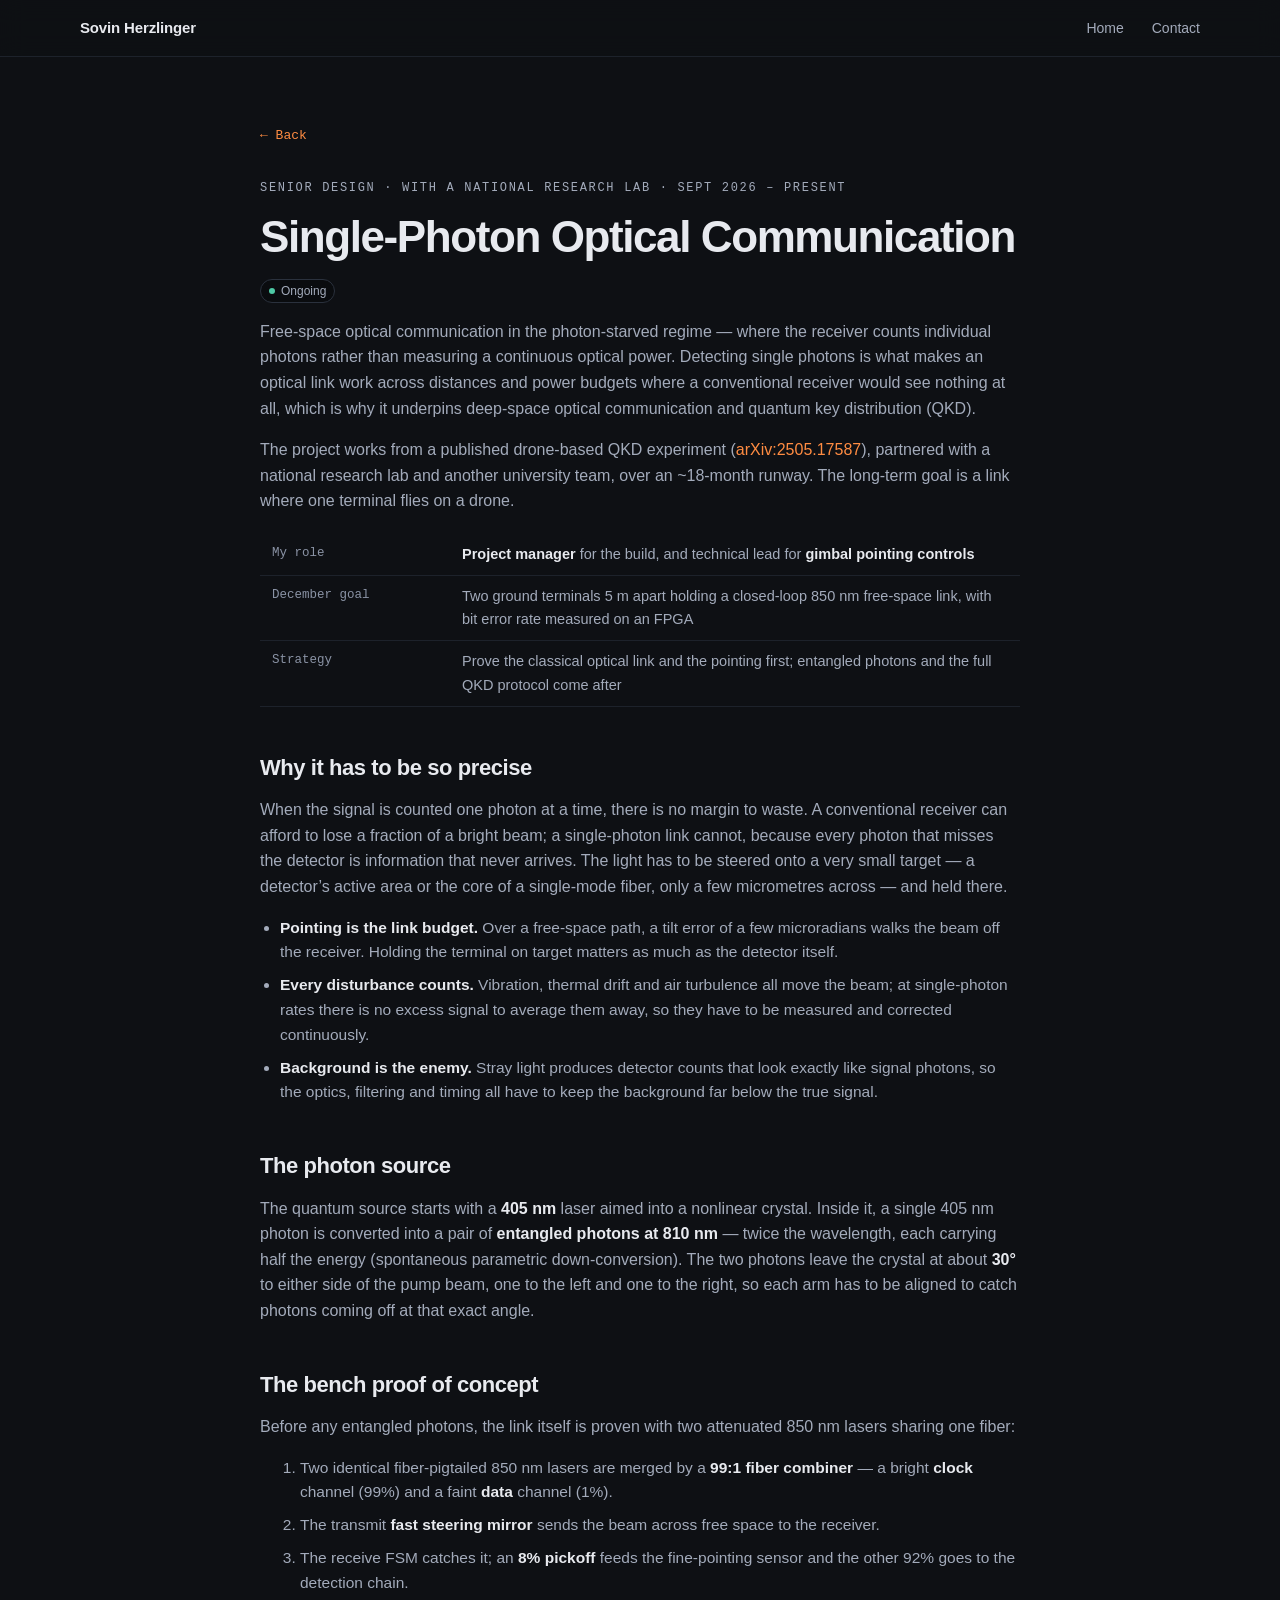
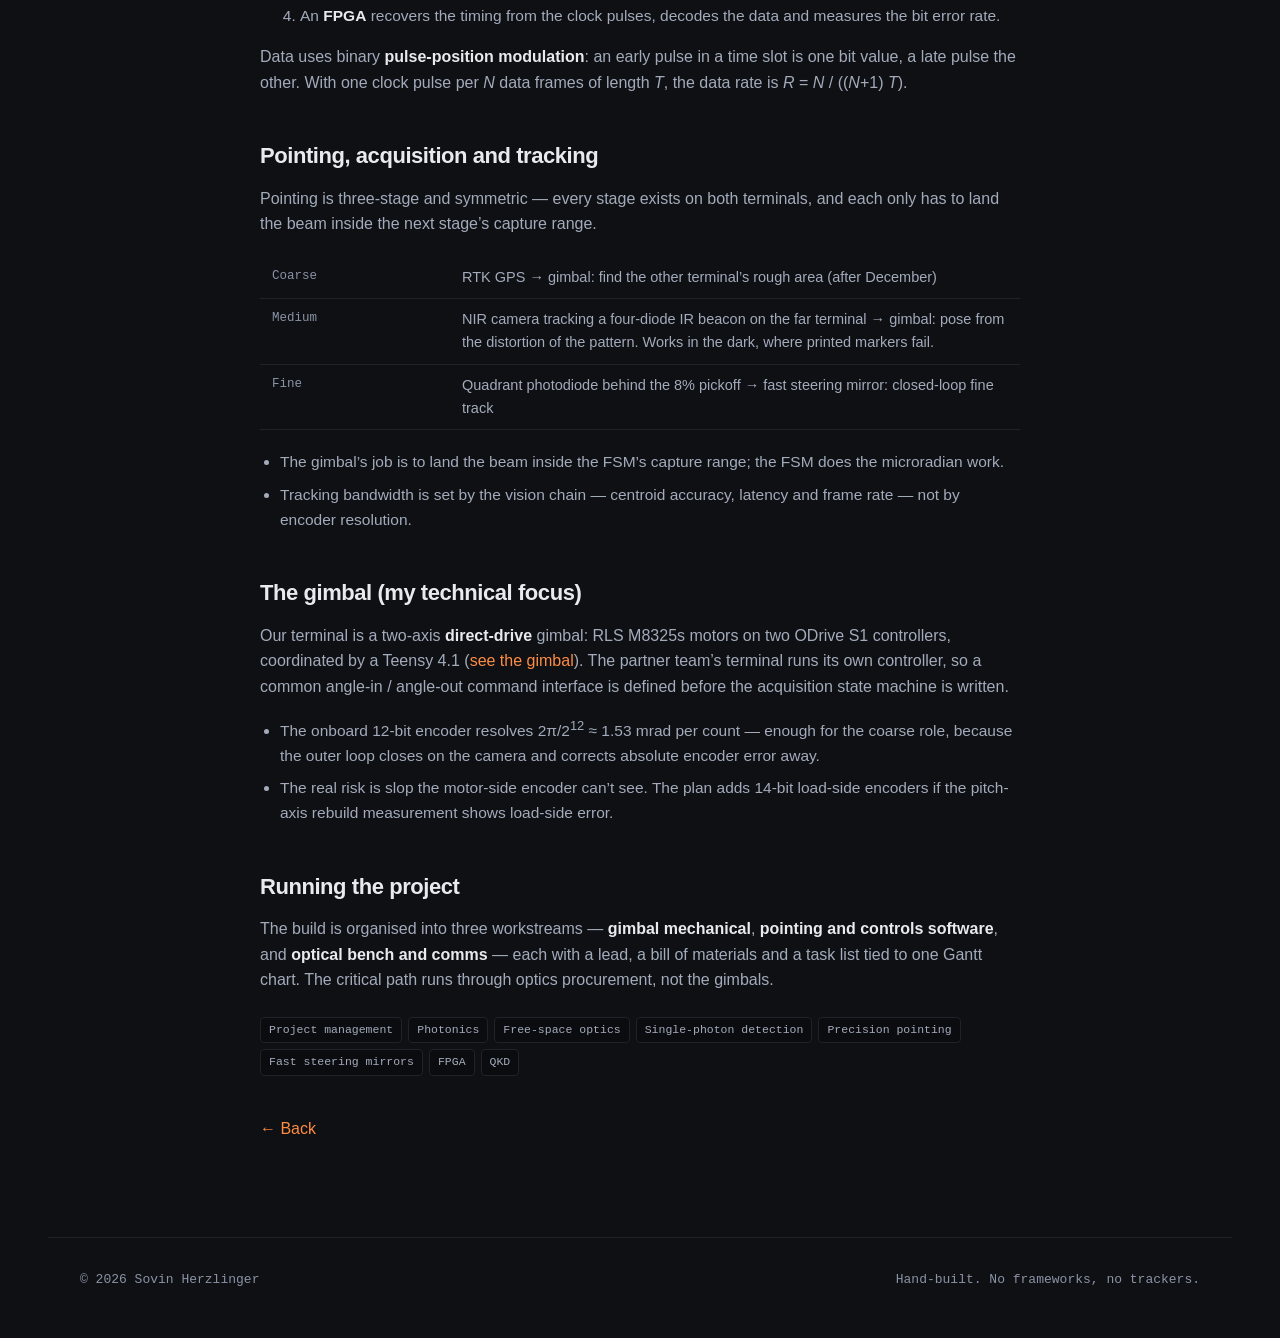
<file: projects/optical-communication.html>
<!DOCTYPE html>
<html lang="en">
<head>
<meta charset="utf-8">
<meta name="viewport" content="width=device-width, initial-scale=1">
<title>Single-Photon Optical Communication — Sovin Herzlinger</title>
<meta name="description" content="Free-space optical communication in the photon-starved regime — where the receiver counts individual photons rather than measuring a continuous optical power.">
<link rel="stylesheet" href="../assets/style.css?v=6">
<link rel="icon" href="data:image/svg+xml,<svg xmlns='http://www.w3.org/2000/svg' viewBox='0 0 32 32'><rect width='32' height='32' rx='6' fill='%230e1014'/><text y='23' x='16' text-anchor='middle' font-size='19' font-family='monospace' fill='%23ff8c42'>S</text></svg>">
</head>
<body>

<nav class="nav">
  <div class="nav-in">
    <span class="nav-name">Sovin Herzlinger</span>
    <a class="nav-link" href="../index.html#optical">Home</a>
    <a class="nav-link" href="../index.html#contact">Contact</a>
  </div>
</nav>

<div class="wrap article">
  <a class="back" href="../index.html#optical">&larr; Back</a>

  <p class="eyebrow">Senior design &middot; With a national research lab &middot; Sept 2026 &ndash; present</p>
  <h1>Single-Photon Optical Communication</h1>
  <p><span class="tag live" style="margin-left:0">Ongoing</span></p>
  <p>Free-space optical communication in the photon-starved regime &mdash; where the receiver counts individual photons rather than measuring a continuous optical power. Detecting single photons is what makes an optical link work across distances and power budgets where a conventional receiver would see nothing at all, which is why it underpins deep-space optical communication and quantum key distribution (QKD).</p>
  <p>The project works from a published drone-based QKD experiment (<a href="https://arxiv.org/abs/2505.17587">arXiv:2505.17587</a>), partnered with a national research lab and another university team, over an ~18-month runway. The long-term goal is a link where one terminal flies on a drone.</p>

  <table class="kv">
    <tr><td>My role</td><td><strong>Project manager</strong> for the build, and technical lead for <strong>gimbal pointing controls</strong></td></tr>
    <tr><td>December goal</td><td>Two ground terminals 5&nbsp;m apart holding a closed-loop 850&nbsp;nm free-space link, with bit error rate measured on an FPGA</td></tr>
    <tr><td>Strategy</td><td>Prove the classical optical link and the pointing first; entangled photons and the full QKD protocol come after</td></tr>
  </table>

  <h2>Why it has to be so precise</h2>
  <p>When the signal is counted one photon at a time, there is no margin to waste. A conventional receiver can afford to lose a fraction of a bright beam; a single-photon link cannot, because every photon that misses the detector is information that never arrives. The light has to be steered onto a very small target &mdash; a detector&rsquo;s active area or the core of a single-mode fiber, only a few micrometres across &mdash; and held there.</p>
  <ul class="detail-list">
    <li><strong>Pointing is the link budget.</strong> Over a free-space path, a tilt error of a few microradians walks the beam off the receiver. Holding the terminal on target matters as much as the detector itself.</li>
    <li><strong>Every disturbance counts.</strong> Vibration, thermal drift and air turbulence all move the beam; at single-photon rates there is no excess signal to average them away, so they have to be measured and corrected continuously.</li>
    <li><strong>Background is the enemy.</strong> Stray light produces detector counts that look exactly like signal photons, so the optics, filtering and timing all have to keep the background far below the true signal.</li>
  </ul>

  <h2>The photon source</h2>
  <p>The quantum source starts with a <strong>405&nbsp;nm</strong> laser aimed into a nonlinear crystal. Inside it, a single 405&nbsp;nm photon is converted into a pair of <strong>entangled photons at 810&nbsp;nm</strong> &mdash; twice the wavelength, each carrying half the energy (spontaneous parametric down-conversion). The two photons leave the crystal at about <strong>30&deg;</strong> to either side of the pump beam, one to the left and one to the right, so each arm has to be aligned to catch photons coming off at that exact angle.</p>

  <h2>The bench proof of concept</h2>
  <p>Before any entangled photons, the link itself is proven with two attenuated 850&nbsp;nm lasers sharing one fiber:</p>
  <ol class="detail-list">
    <li>Two identical fiber-pigtailed 850&nbsp;nm lasers are merged by a <strong>99:1 fiber combiner</strong> &mdash; a bright <strong>clock</strong> channel (99%) and a faint <strong>data</strong> channel (1%).</li>
    <li>The transmit <strong>fast steering mirror</strong> sends the beam across free space to the receiver.</li>
    <li>The receive FSM catches it; an <strong>8% pickoff</strong> feeds the fine-pointing sensor and the other 92% goes to the detection chain.</li>
    <li>An <strong>FPGA</strong> recovers the timing from the clock pulses, decodes the data and measures the bit error rate.</li>
  </ol>
  <p>Data uses binary <strong>pulse-position modulation</strong>: an early pulse in a time slot is one bit value, a late pulse the other. With one clock pulse per <em>N</em> data frames of length <em>T</em>, the data rate is <em>R</em> = <em>N</em> / ((<em>N</em>+1)&nbsp;<em>T</em>).</p>

  <h2>Pointing, acquisition and tracking</h2>
  <p>Pointing is three-stage and symmetric &mdash; every stage exists on both terminals, and each only has to land the beam inside the next stage&rsquo;s capture range.</p>
  <table class="kv">
    <tr><td>Coarse</td><td>RTK GPS &rarr; gimbal: find the other terminal&rsquo;s rough area (after December)</td></tr>
    <tr><td>Medium</td><td>NIR camera tracking a four-diode IR beacon on the far terminal &rarr; gimbal: pose from the distortion of the pattern. Works in the dark, where printed markers fail.</td></tr>
    <tr><td>Fine</td><td>Quadrant photodiode behind the 8% pickoff &rarr; fast steering mirror: closed-loop fine track</td></tr>
  </table>
  <ul class="detail-list">
    <li>The gimbal&rsquo;s job is to land the beam inside the FSM&rsquo;s capture range; the FSM does the microradian work.</li>
    <li>Tracking bandwidth is set by the vision chain &mdash; centroid accuracy, latency and frame rate &mdash; not by encoder resolution.</li>
  </ul>

  <h2>The gimbal (my technical focus)</h2>
  <p>Our terminal is a two-axis <strong>direct-drive</strong> gimbal: RLS M8325s motors on two ODrive S1 controllers, coordinated by a Teensy 4.1 (<a href="gimbal.html">see the gimbal</a>). The partner team&rsquo;s terminal runs its own controller, so a common angle-in / angle-out command interface is defined before the acquisition state machine is written.</p>
  <ul class="detail-list">
    <li>The onboard 12-bit encoder resolves 2&pi;/2<sup>12</sup> &asymp; 1.53&nbsp;mrad per count &mdash; enough for the coarse role, because the outer loop closes on the camera and corrects absolute encoder error away.</li>
    <li>The real risk is slop the motor-side encoder can&rsquo;t see. The plan adds 14-bit load-side encoders if the pitch-axis rebuild measurement shows load-side error.</li>
  </ul>

  <h2>Running the project</h2>
  <p>The build is organised into three workstreams &mdash; <strong>gimbal mechanical</strong>, <strong>pointing and controls software</strong>, and <strong>optical bench and comms</strong> &mdash; each with a lead, a bill of materials and a task list tied to one Gantt chart. The critical path runs through optics procurement, not the gimbals.</p>

  <div class="stack">
            <span class="chip">Project management</span><span class="chip">Photonics</span><span class="chip">Free-space optics</span>
            <span class="chip">Single-photon detection</span><span class="chip">Precision pointing</span><span class="chip">Fast steering mirrors</span><span class="chip">FPGA</span><span class="chip">QKD</span>
          </div>

  <p style="margin-top:40px"><a href="../index.html#optical">&larr; Back</a></p>
</div>

<footer class="wrap">
  <span>&copy; 2026 Sovin Herzlinger</span>
  <span>Hand-built. No frameworks, no trackers.</span>
</footer>
</body>
</html>
</file>
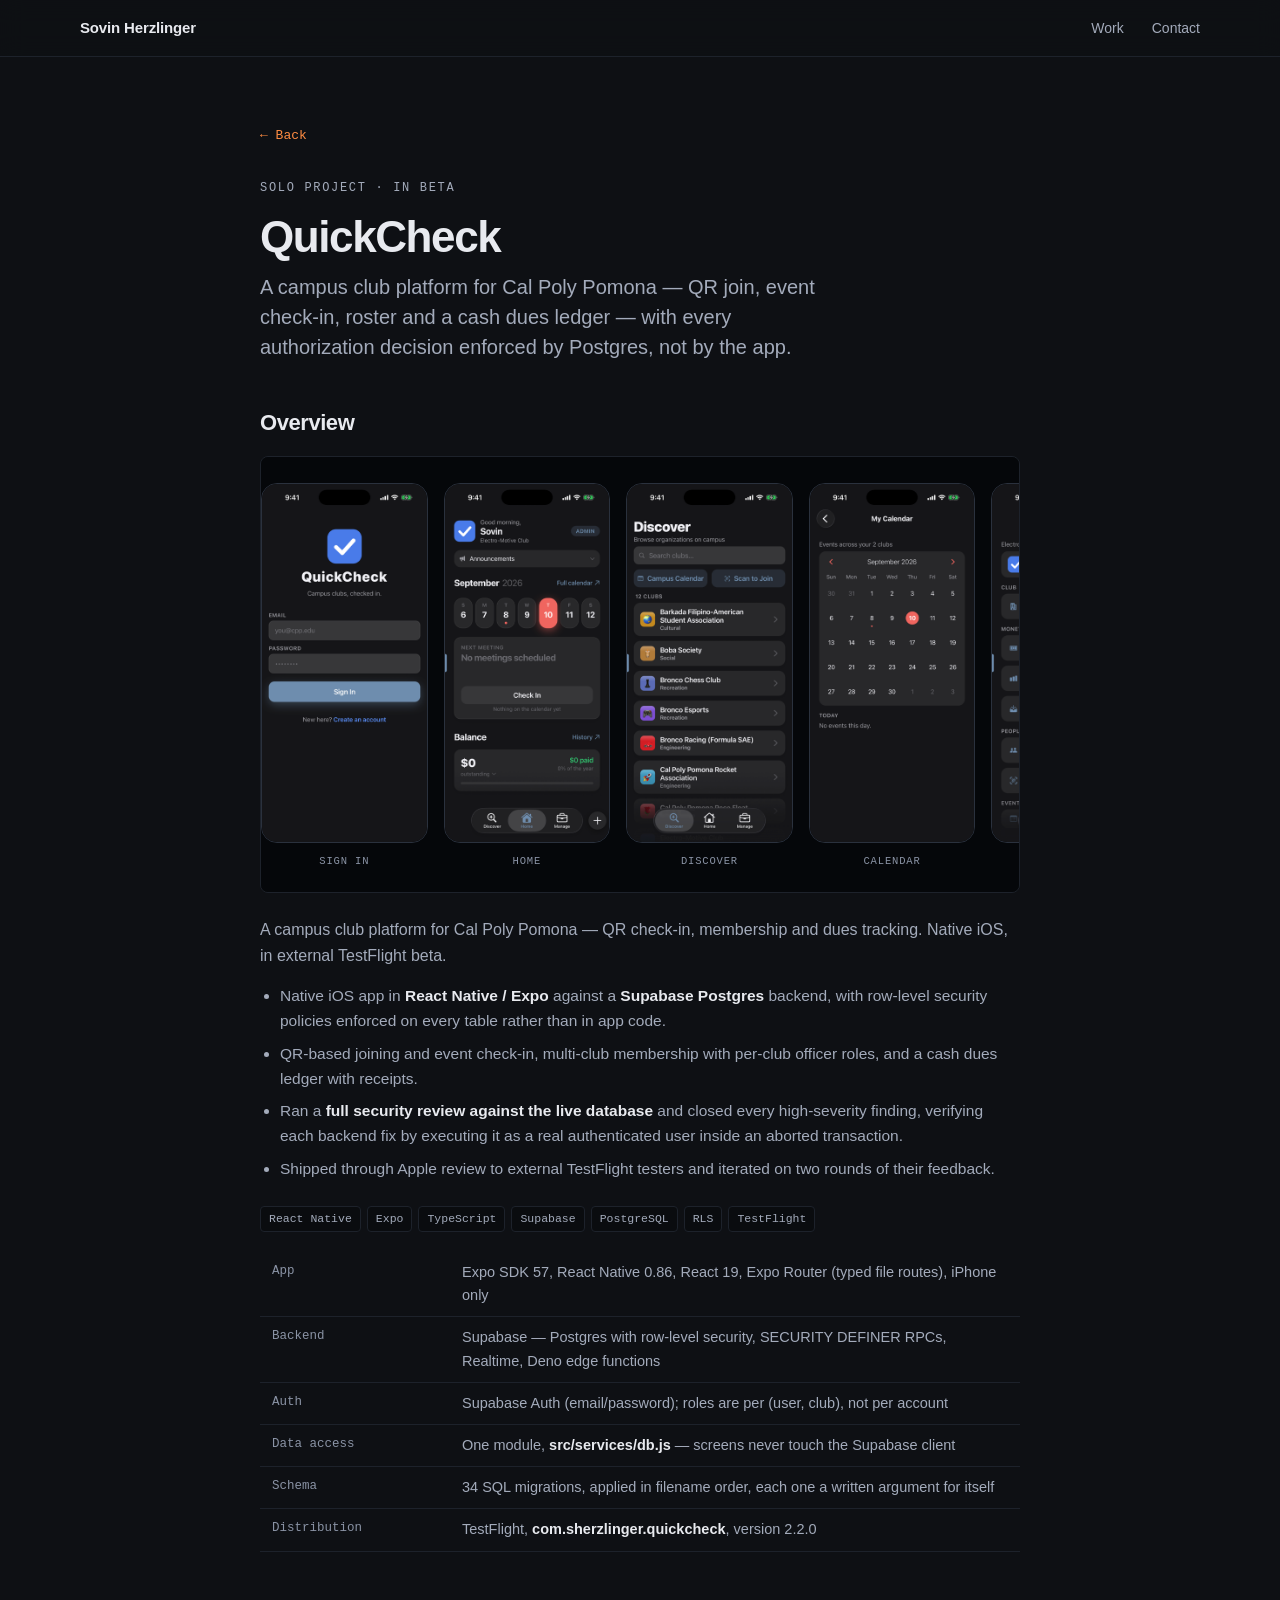
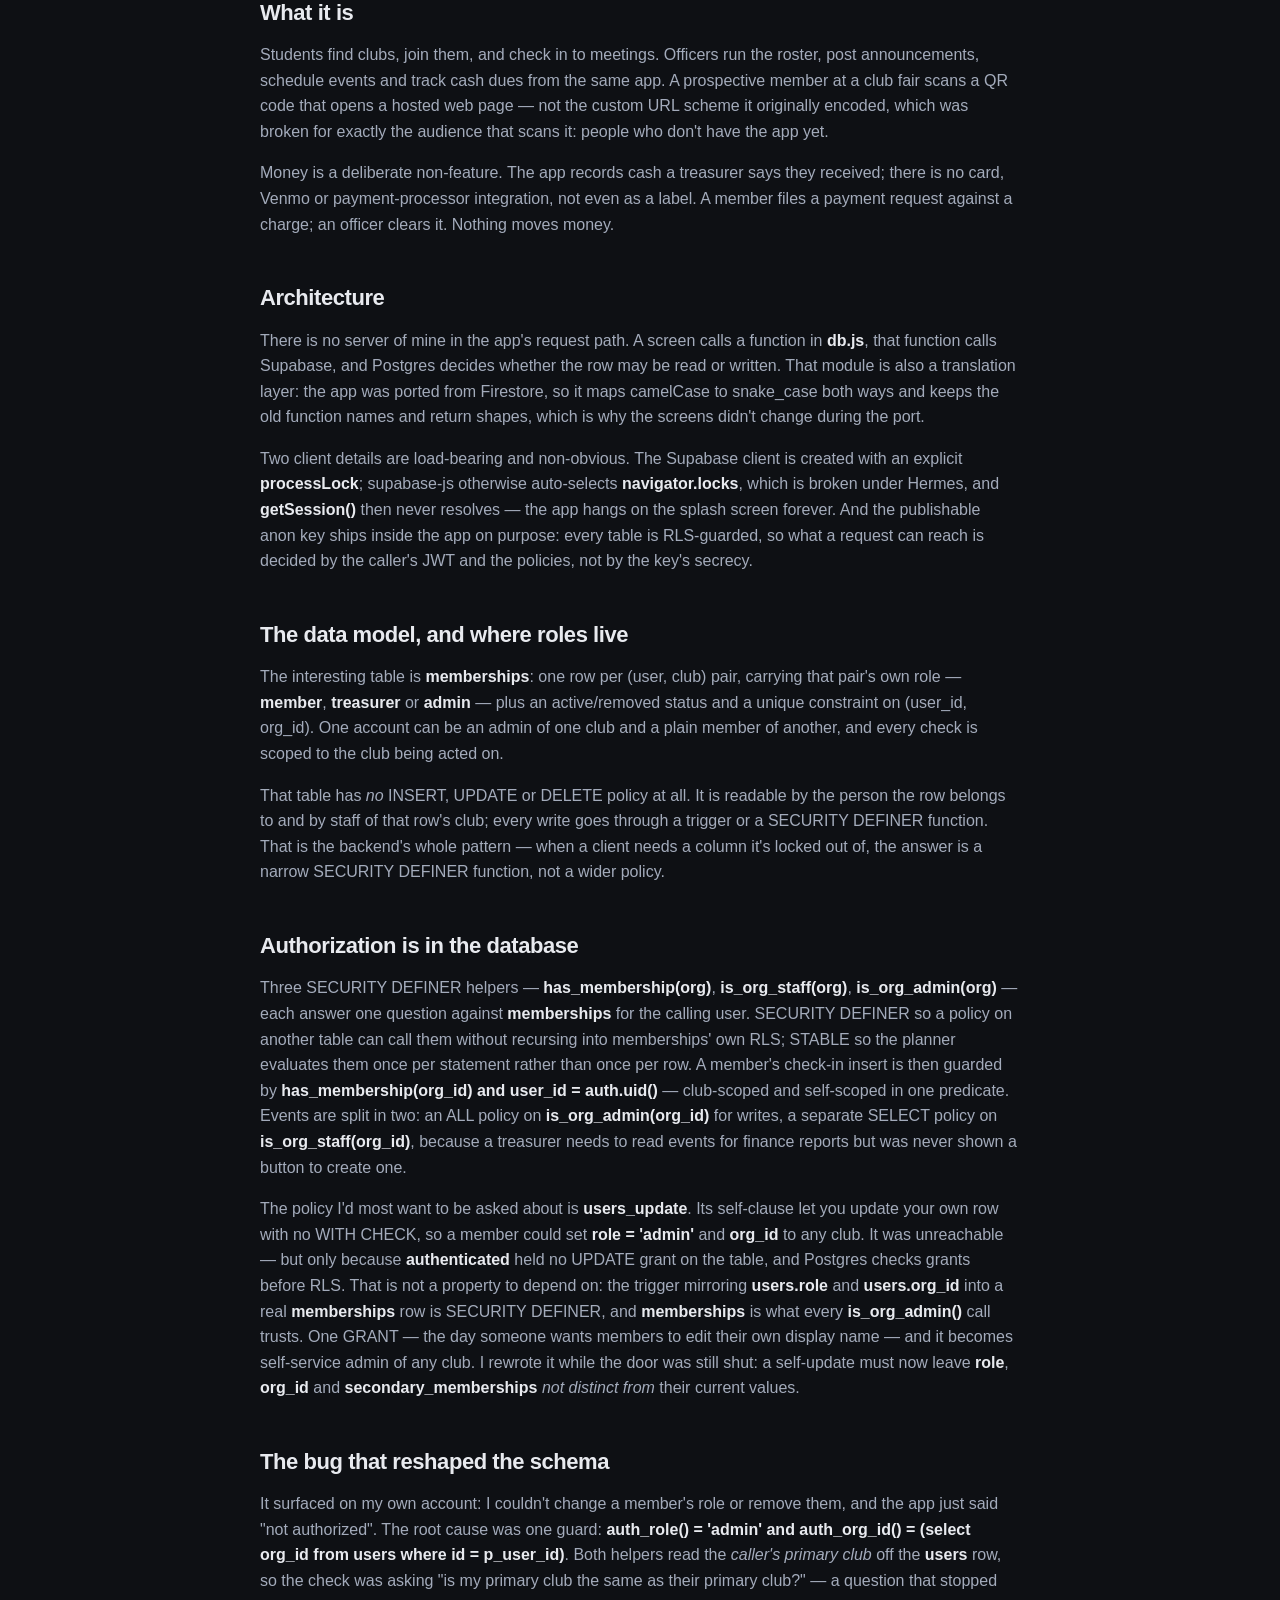
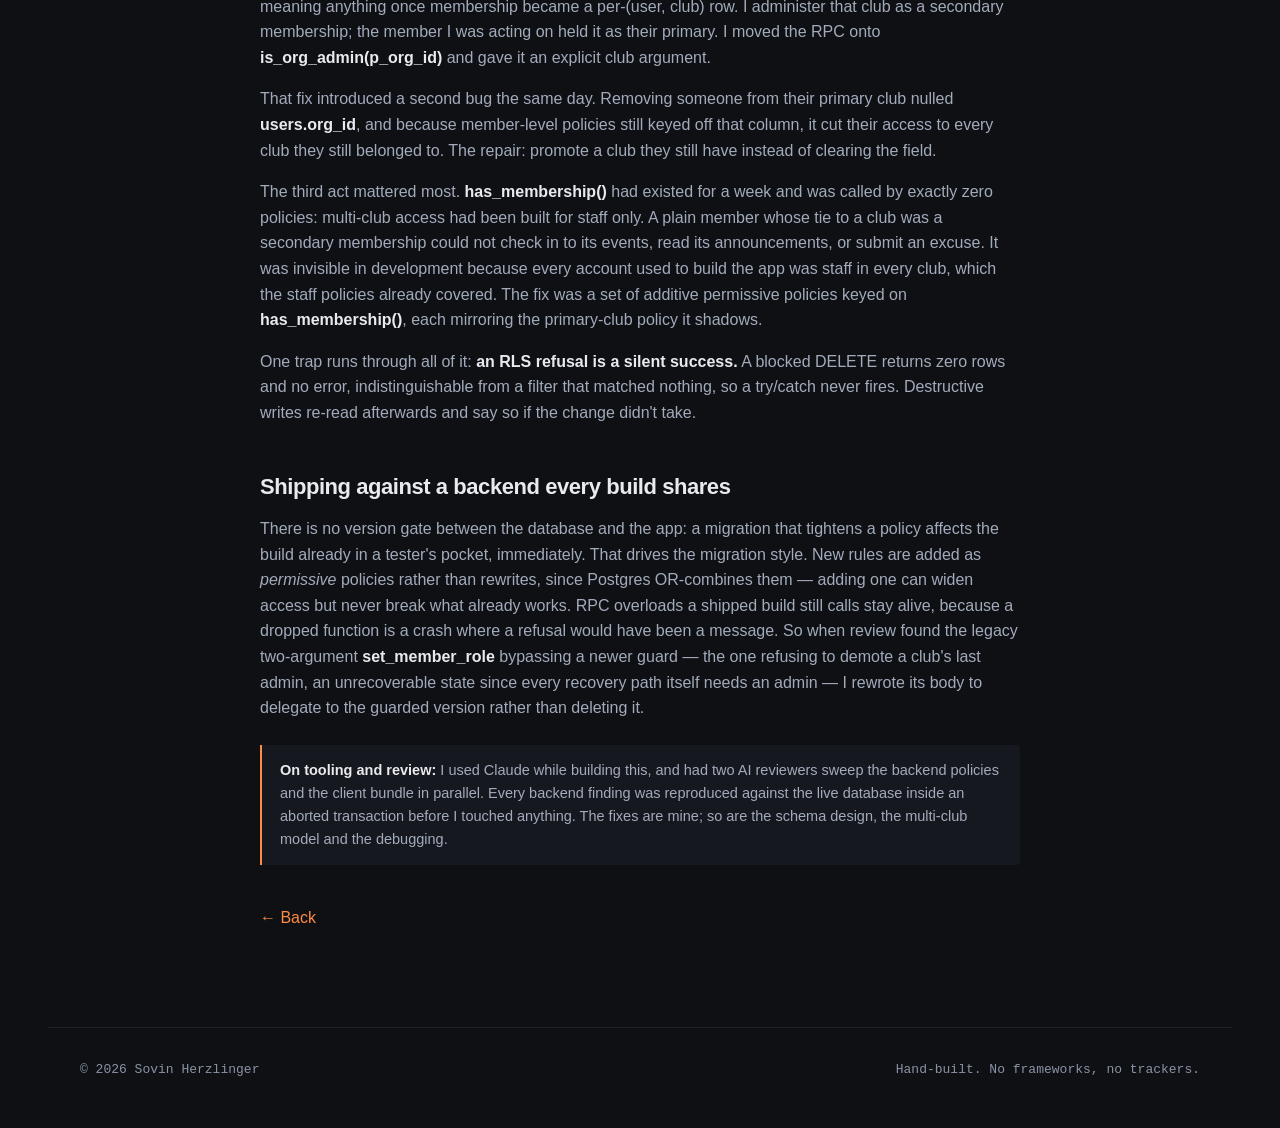
<file: projects/quickcheck.html>
<!DOCTYPE html>
<html lang="en">
<head>
<meta charset="utf-8">
<meta name="viewport" content="width=device-width, initial-scale=1">
<title>QuickCheck — Sovin Herzlinger</title>
<meta name="description" content="A campus club platform for Cal Poly Pomona: native iOS on Expo, Supabase Postgres, and per-club authorization enforced by row-level security instead of app code.">
<link rel="stylesheet" href="../assets/style.css?v=6">
<link rel="icon" href="data:image/svg+xml,<svg xmlns='http://www.w3.org/2000/svg' viewBox='0 0 32 32'><rect width='32' height='32' rx='6' fill='%230e1014'/><text y='23' x='16' text-anchor='middle' font-size='19' font-family='monospace' fill='%23ff8c42'>S</text></svg>">
</head>
<body>

<nav class="nav">
  <div class="nav-in">
    <span class="nav-name">Sovin Herzlinger</span>
    <a class="nav-link" href="../index.html#work">Work</a>
    <a class="nav-link" href="../index.html#contact">Contact</a>
  </div>
</nav>

<div class="wrap article">
  <a class="back" href="../index.html#quickcheck">&larr; Back</a>

  <p class="eyebrow">Solo project &middot; In beta</p>
  <h1>QuickCheck</h1>
  <p class="tagline" style="max-width:52ch">A campus club platform for Cal Poly Pomona — QR join, event check-in, roster and a cash dues ledger — with every authorization decision enforced by Postgres, not by the app.</p>

  <section class="overview" style="padding:0;border:0">
  <h2>Overview</h2>
  <div class="detail-top"><div class="gallery"><figure><img src="../assets/img/qc-login.png?v=3" alt="QuickCheck sign-in screen"><figcaption>Sign in</figcaption></figure><figure><img src="../assets/img/qc-home.png?v=3" alt="QuickCheck home screen: greeting, admin badge, week calendar, check-in and balance"><figcaption>Home</figcaption></figure><figure><img src="../assets/img/qc-discover.png?v=3" alt="QuickCheck discover screen for browsing campus clubs"><figcaption>Discover</figcaption></figure><figure><img src="../assets/img/qc-calendar.png?v=3" alt="QuickCheck calendar showing events across a member's clubs"><figcaption>Calendar</figcaption></figure><figure><img src="../assets/img/qc-manage.png?v=3" alt="QuickCheck manage screen with club requests, finances, reports and members"><figcaption>Manage</figcaption></figure></div></div>
  <p>A campus club platform for Cal Poly Pomona — QR check-in, membership and dues tracking. Native iOS, in external TestFlight beta.</p>
  <ul class="detail-list">
            <li>Native iOS app in <strong>React Native / Expo</strong> against a <strong>Supabase Postgres</strong> backend, with row-level security policies enforced on every table rather than in app code.</li>
            <li>QR-based joining and event check-in, multi-club membership with per-club officer roles, and a cash dues ledger with receipts.</li>
            <li>Ran a <strong>full security review against the live database</strong> and closed every high-severity finding, verifying each backend fix by executing it as a real authenticated user inside an aborted transaction.</li>
            <li>Shipped through Apple review to external TestFlight testers and iterated on two rounds of their feedback.</li>
          </ul>
  <div class="stack">
            <span class="chip">React Native</span><span class="chip">Expo</span><span class="chip">TypeScript</span>
            <span class="chip">Supabase</span><span class="chip">PostgreSQL</span><span class="chip">RLS</span><span class="chip">TestFlight</span>
          </div>
  </section>


  <table class="kv">
    <tr><td>App</td><td>Expo SDK&nbsp;57, React Native&nbsp;0.86, React&nbsp;19, Expo Router (typed file routes), iPhone only</td></tr>
    <tr><td>Backend</td><td>Supabase — Postgres with row-level security, SECURITY DEFINER RPCs, Realtime, Deno edge functions</td></tr>
    <tr><td>Auth</td><td>Supabase Auth (email/password); roles are per&nbsp;(user,&nbsp;club), not per account</td></tr>
    <tr><td>Data access</td><td>One module, <strong>src/services/db.js</strong> — screens never touch the Supabase client</td></tr>
    <tr><td>Schema</td><td>34 SQL migrations, applied in filename order, each one a written argument for itself</td></tr>
    <tr><td>Distribution</td><td>TestFlight, <strong>com.sherzlinger.quickcheck</strong>, version 2.2.0</td></tr>
  </table>

  <h2>What it is</h2>
  <p>Students find clubs, join them, and check in to meetings. Officers run the roster, post announcements, schedule events and track cash dues from the same app. A prospective member at a club fair scans a QR code that opens a hosted web page — not the custom URL scheme it originally encoded, which was broken for exactly the audience that scans it: people who don't have the app yet.</p>
  <p>Money is a deliberate non-feature. The app records cash a treasurer says they received; there is no card, Venmo or payment-processor integration, not even as a label. A member files a payment request against a charge; an officer clears it. Nothing moves money.</p>

  <h2>Architecture</h2>
  <p>There is no server of mine in the app's request path. A screen calls a function in <strong>db.js</strong>, that function calls Supabase, and Postgres decides whether the row may be read or written. That module is also a translation layer: the app was ported from Firestore, so it maps camelCase to snake_case both ways and keeps the old function names and return shapes, which is why the screens didn't change during the port.</p>
  <p>Two client details are load-bearing and non-obvious. The Supabase client is created with an explicit <strong>processLock</strong>; supabase-js otherwise auto-selects <strong>navigator.locks</strong>, which is broken under Hermes, and <strong>getSession()</strong> then never resolves — the app hangs on the splash screen forever. And the publishable anon key ships inside the app on purpose: every table is RLS-guarded, so what a request can reach is decided by the caller's JWT and the policies, not by the key's secrecy.</p>

  <h2>The data model, and where roles live</h2>
  <p>The interesting table is <strong>memberships</strong>: one row per (user, club) pair, carrying that pair's own role — <strong>member</strong>, <strong>treasurer</strong> or <strong>admin</strong> — plus an active/removed status and a unique constraint on (user_id, org_id). One account can be an admin of one club and a plain member of another, and every check is scoped to the club being acted on.</p>
  <p>That table has <em>no</em> INSERT, UPDATE or DELETE policy at all. It is readable by the person the row belongs to and by staff of that row's club; every write goes through a trigger or a SECURITY DEFINER function. That is the backend's whole pattern — when a client needs a column it's locked out of, the answer is a narrow SECURITY DEFINER function, not a wider policy.</p>

  <h2>Authorization is in the database</h2>
  <p>Three SECURITY DEFINER helpers — <strong>has_membership(org)</strong>, <strong>is_org_staff(org)</strong>, <strong>is_org_admin(org)</strong> — each answer one question against <strong>memberships</strong> for the calling user. SECURITY DEFINER so a policy on another table can call them without recursing into memberships' own RLS; STABLE so the planner evaluates them once per statement rather than once per row. A member's check-in insert is then guarded by <strong>has_membership(org_id) and user_id = auth.uid()</strong> — club-scoped and self-scoped in one predicate. Events are split in two: an ALL policy on <strong>is_org_admin(org_id)</strong> for writes, a separate SELECT policy on <strong>is_org_staff(org_id)</strong>, because a treasurer needs to read events for finance reports but was never shown a button to create one.</p>
  <p>The policy I'd most want to be asked about is <strong>users_update</strong>. Its self-clause let you update your own row with no WITH CHECK, so a member could set <strong>role = 'admin'</strong> and <strong>org_id</strong> to any club. It was unreachable — but only because <strong>authenticated</strong> held no UPDATE grant on the table, and Postgres checks grants before RLS. That is not a property to depend on: the trigger mirroring <strong>users.role</strong> and <strong>users.org_id</strong> into a real <strong>memberships</strong> row is SECURITY DEFINER, and <strong>memberships</strong> is what every <strong>is_org_admin()</strong> call trusts. One GRANT — the day someone wants members to edit their own display name — and it becomes self-service admin of any club. I rewrote it while the door was still shut: a self-update must now leave <strong>role</strong>, <strong>org_id</strong> and <strong>secondary_memberships</strong> <em>not distinct from</em> their current values.</p>

  <h2>The bug that reshaped the schema</h2>
  <p>It surfaced on my own account: I couldn't change a member's role or remove them, and the app just said "not authorized". The root cause was one guard: <strong>auth_role() = 'admin' and auth_org_id() = (select org_id from users where id = p_user_id)</strong>. Both helpers read the <em>caller's primary club</em> off the <strong>users</strong> row, so the check was asking "is my primary club the same as their primary club?" — a question that stopped meaning anything once membership became a per-(user, club) row. I administer that club as a secondary membership; the member I was acting on held it as their primary. I moved the RPC onto <strong>is_org_admin(p_org_id)</strong> and gave it an explicit club argument.</p>
  <p>That fix introduced a second bug the same day. Removing someone from their primary club nulled <strong>users.org_id</strong>, and because member-level policies still keyed off that column, it cut their access to every club they still belonged to. The repair: promote a club they still have instead of clearing the field.</p>
  <p>The third act mattered most. <strong>has_membership()</strong> had existed for a week and was called by exactly zero policies: multi-club access had been built for staff only. A plain member whose tie to a club was a secondary membership could not check in to its events, read its announcements, or submit an excuse. It was invisible in development because every account used to build the app was staff in every club, which the staff policies already covered. The fix was a set of additive permissive policies keyed on <strong>has_membership()</strong>, each mirroring the primary-club policy it shadows.</p>
  <p>One trap runs through all of it: <strong>an RLS refusal is a silent success.</strong> A blocked DELETE returns zero rows and no error, indistinguishable from a filter that matched nothing, so a try/catch never fires. Destructive writes re-read afterwards and say so if the change didn't take.</p>

  <h2>Shipping against a backend every build shares</h2>
  <p>There is no version gate between the database and the app: a migration that tightens a policy affects the build already in a tester's pocket, immediately. That drives the migration style. New rules are added as <em>permissive</em> policies rather than rewrites, since Postgres OR-combines them — adding one can widen access but never break what already works. RPC overloads a shipped build still calls stay alive, because a dropped function is a crash where a refusal would have been a message. So when review found the legacy two-argument <strong>set_member_role</strong> bypassing a newer guard — the one refusing to demote a club's last admin, an unrecoverable state since every recovery path itself needs an admin — I rewrote its body to delegate to the guarded version rather than deleting it.</p>

  <div class="note">
    <strong>On tooling and review:</strong> I used Claude while building this, and had two AI reviewers sweep the backend policies and the client bundle in parallel. Every backend finding was reproduced against the live database inside an aborted transaction before I touched anything. The fixes are mine; so are the schema design, the multi-club model and the debugging.
  </div>

  <p style="margin-top:40px"><a href="../index.html#quickcheck">&larr; Back</a></p>
</div>

<footer class="wrap">
  <span>&copy; 2026 Sovin Herzlinger</span>
  <span>Hand-built. No frameworks, no trackers.</span>
</footer>

</body>
</html>
</file>
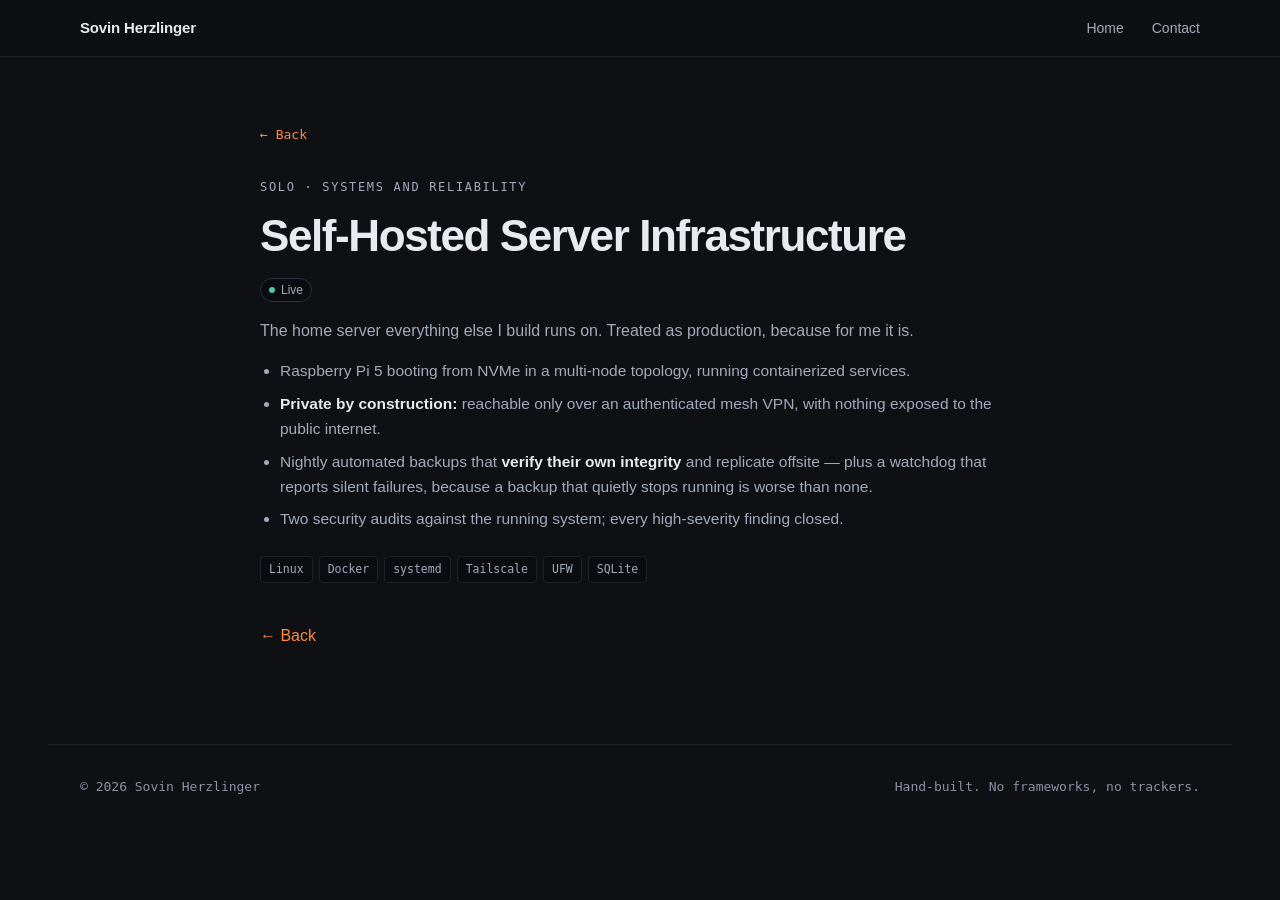
<file: projects/server-infrastructure.html>
<!DOCTYPE html>
<html lang="en">
<head>
<meta charset="utf-8">
<meta name="viewport" content="width=device-width, initial-scale=1">
<title>Self-Hosted Server Infrastructure — Sovin Herzlinger</title>
<meta name="description" content="The home server everything else I build runs on. Treated as production, because for me it is.">
<link rel="stylesheet" href="../assets/style.css?v=6">
<link rel="icon" href="data:image/svg+xml,<svg xmlns='http://www.w3.org/2000/svg' viewBox='0 0 32 32'><rect width='32' height='32' rx='6' fill='%230e1014'/><text y='23' x='16' text-anchor='middle' font-size='19' font-family='monospace' fill='%23ff8c42'>S</text></svg>">
</head>
<body>

<nav class="nav">
  <div class="nav-in">
    <span class="nav-name">Sovin Herzlinger</span>
    <a class="nav-link" href="../index.html#server">Home</a>
    <a class="nav-link" href="../index.html#contact">Contact</a>
  </div>
</nav>

<div class="wrap article">
  <a class="back" href="../index.html#server">&larr; Back</a>

  <p class="eyebrow">Solo &middot; systems and reliability</p>
  <h1>Self-Hosted Server Infrastructure</h1>
  <p><span class="tag live" style="margin-left:0">Live</span></p>
  <p>The home server everything else I build runs on. Treated as production, because for me it is.</p>
  <ul class="detail-list">
            <li>Raspberry Pi 5 booting from NVMe in a multi-node topology, running containerized services.</li>
            <li><strong>Private by construction:</strong> reachable only over an authenticated mesh VPN, with nothing exposed to the public internet.</li>
            <li>Nightly automated backups that <strong>verify their own integrity</strong> and replicate offsite — plus a watchdog that reports silent failures, because a backup that quietly stops running is worse than none.</li>
            <li>Two security audits against the running system; every high-severity finding closed.</li>
          </ul>
  <div class="stack">
            <span class="chip">Linux</span><span class="chip">Docker</span><span class="chip">systemd</span>
            <span class="chip">Tailscale</span><span class="chip">UFW</span><span class="chip">SQLite</span>
          </div>

  <p style="margin-top:40px"><a href="../index.html#server">&larr; Back</a></p>
</div>

<footer class="wrap">
  <span>&copy; 2026 Sovin Herzlinger</span>
  <span>Hand-built. No frameworks, no trackers.</span>
</footer>
</body>
</html>
</file>
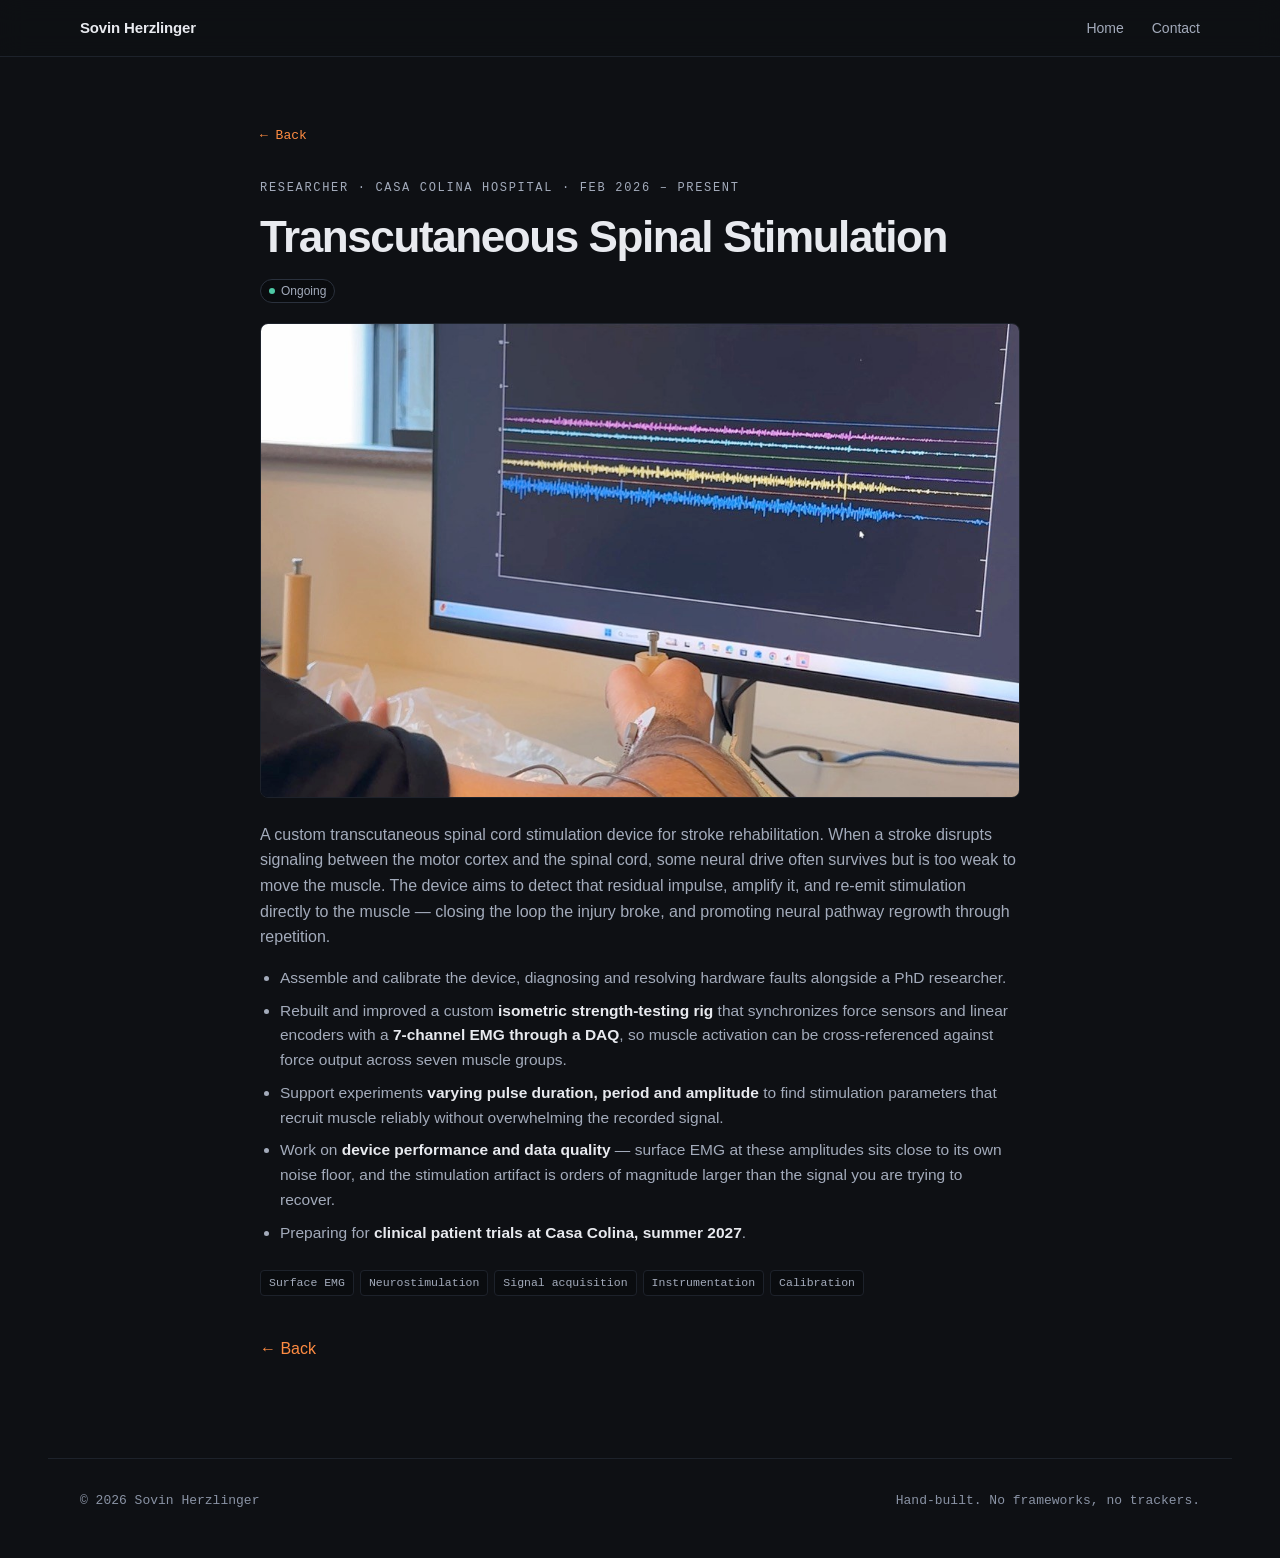
<file: projects/spinal-stimulation.html>
<!DOCTYPE html>
<html lang="en">
<head>
<meta charset="utf-8">
<meta name="viewport" content="width=device-width, initial-scale=1">
<title>Transcutaneous Spinal Stimulation — Sovin Herzlinger</title>
<meta name="description" content="A custom transcutaneous spinal cord stimulation device for stroke rehabilitation.">
<link rel="stylesheet" href="../assets/style.css?v=6">
<link rel="icon" href="data:image/svg+xml,<svg xmlns='http://www.w3.org/2000/svg' viewBox='0 0 32 32'><rect width='32' height='32' rx='6' fill='%230e1014'/><text y='23' x='16' text-anchor='middle' font-size='19' font-family='monospace' fill='%23ff8c42'>S</text></svg>">
</head>
<body>

<nav class="nav">
  <div class="nav-in">
    <span class="nav-name">Sovin Herzlinger</span>
    <a class="nav-link" href="../index.html#stimulation">Home</a>
    <a class="nav-link" href="../index.html#contact">Contact</a>
  </div>
</nav>

<div class="wrap article">
  <a class="back" href="../index.html#stimulation">&larr; Back</a>

  <p class="eyebrow">Researcher &middot; Casa Colina Hospital &middot; Feb 2026 &ndash; present</p>
  <h1>Transcutaneous Spinal Stimulation</h1>
  <p><span class="tag live" style="margin-left:0">Ongoing</span></p>
  <div class="detail-top"><div class="proj-media detail-media"><video src="../assets/img/research.mp4" poster="../assets/img/research.jpg?v=4" autoplay loop muted playsinline preload="metadata" aria-label="Surface electrodes on a forearm wired to a custom electrode array, with six channels of live EMG on the monitor above"></video></div></div>
  <p>A custom transcutaneous spinal cord stimulation device for stroke rehabilitation. When a stroke disrupts signaling between the motor cortex and the spinal cord, some neural drive often survives but is too weak to move the muscle. The device aims to detect that residual impulse, amplify it, and re-emit stimulation directly to the muscle — closing the loop the injury broke, and promoting neural pathway regrowth through repetition.</p>
  <ul class="detail-list">
            <li>Assemble and calibrate the device, diagnosing and resolving hardware faults alongside a PhD researcher.</li>
            <li>Rebuilt and improved a custom <strong>isometric strength-testing rig</strong> that synchronizes force sensors and linear encoders with a <strong>7-channel EMG through a DAQ</strong>, so muscle activation can be cross-referenced against force output across seven muscle groups.</li>
            <li>Support experiments <strong>varying pulse duration, period and amplitude</strong> to find stimulation parameters that recruit muscle reliably without overwhelming the recorded signal.</li>
            <li>Work on <strong>device performance and data quality</strong> — surface EMG at these amplitudes sits close to its own noise floor, and the stimulation artifact is orders of magnitude larger than the signal you are trying to recover.</li>
            <li>Preparing for <strong>clinical patient trials at Casa Colina, summer 2027</strong>.</li>
          </ul>
  <div class="stack">
            <span class="chip">Surface EMG</span><span class="chip">Neurostimulation</span>
            <span class="chip">Signal acquisition</span><span class="chip">Instrumentation</span><span class="chip">Calibration</span>
          </div>

  <p style="margin-top:40px"><a href="../index.html#stimulation">&larr; Back</a></p>
</div>

<footer class="wrap">
  <span>&copy; 2026 Sovin Herzlinger</span>
  <span>Hand-built. No frameworks, no trackers.</span>
</footer>
</body>
</html>
</file>
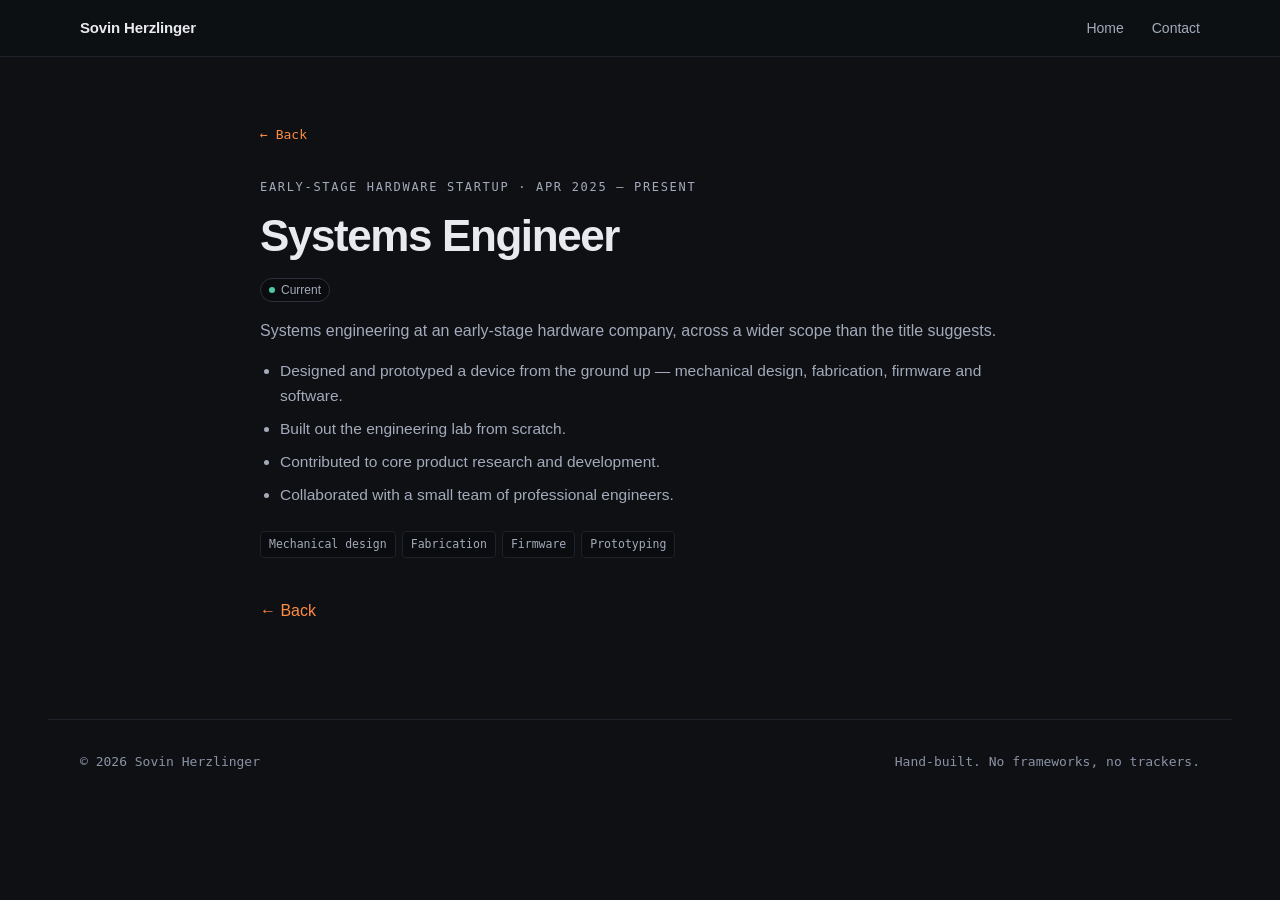
<file: projects/systems-engineer.html>
<!DOCTYPE html>
<html lang="en">
<head>
<meta charset="utf-8">
<meta name="viewport" content="width=device-width, initial-scale=1">
<title>Systems Engineer — Sovin Herzlinger</title>
<meta name="description" content="Systems engineering at an early-stage hardware company, across a wider scope than the title suggests.">
<link rel="stylesheet" href="../assets/style.css?v=6">
<link rel="icon" href="data:image/svg+xml,<svg xmlns='http://www.w3.org/2000/svg' viewBox='0 0 32 32'><rect width='32' height='32' rx='6' fill='%230e1014'/><text y='23' x='16' text-anchor='middle' font-size='19' font-family='monospace' fill='%23ff8c42'>S</text></svg>">
</head>
<body>

<nav class="nav">
  <div class="nav-in">
    <span class="nav-name">Sovin Herzlinger</span>
    <a class="nav-link" href="../index.html#startup">Home</a>
    <a class="nav-link" href="../index.html#contact">Contact</a>
  </div>
</nav>

<div class="wrap article">
  <a class="back" href="../index.html#startup">&larr; Back</a>

  <p class="eyebrow">Early-stage hardware startup &middot; Apr 2025 &ndash; present</p>
  <h1>Systems Engineer</h1>
  <p><span class="tag live" style="margin-left:0">Current</span></p>
  <p>Systems engineering at an early-stage hardware company, across a wider scope than the title suggests.</p>
  <ul class="detail-list">
            <li>Designed and prototyped a device from the ground up &mdash; mechanical design, fabrication, firmware and software.</li>
            <li>Built out the engineering lab from scratch.</li>
            <li>Contributed to core product research and development.</li>
            <li>Collaborated with a small team of professional engineers.</li>
          </ul>
  <div class="stack">
            <span class="chip">Mechanical design</span><span class="chip">Fabrication</span>
            <span class="chip">Firmware</span><span class="chip">Prototyping</span>
          </div>

  <p style="margin-top:40px"><a href="../index.html#startup">&larr; Back</a></p>
</div>

<footer class="wrap">
  <span>&copy; 2026 Sovin Herzlinger</span>
  <span>Hand-built. No frameworks, no trackers.</span>
</footer>
</body>
</html>
</file>
<file: assets/style.css>
/* Sovin Herzlinger — portfolio
   Hand-built. No frameworks, no CDN, no build step.

   One cascade, top to bottom: tokens > base > nav > hero > home sections >
   home cards/rows > skills/contact/footer > writeup pages > responsive.
   Type scale: hero 64 / h2 28 / feature h3 21 / card h3 17 / body 16 / card text 14.5 / meta 12.5
   Spacing: multiples of 4 (mostly 8). */

:root {
  --bg:        #0e1014;
  --bg-raise:  #15181f;
  --bg-sunk:   #0a0c0f;
  --line:      #2a313d;
  --line-soft: #1d222b;
  --line-hover:#3a4352;
  --text:      #e8eaef;
  --text-dim:  #a3abbb;   /* ~7.9:1 on --bg-raise */
  --text-mute: #8a93a5;   /* 5.7:1 on --bg-raise (was #6b7486 = 3.8:1, failed AA) */
  --accent:    #ff8c42;
  --ok:        #4ec9a5;

  --mono: ui-monospace, "SF Mono", SFMono-Regular, Menlo, Consolas, monospace;
  --sans: -apple-system, BlinkMacSystemFont, "Segoe UI", Inter, Helvetica, Arial, sans-serif;

  --wrap: 1120px;          /* max content width */
  --gut: 32px;
  --r-sm: 4px;
  --r:    8px;
  --r-lg: 12px;
}

* { box-sizing: border-box; }
html { scroll-behavior: smooth; }

body {
  margin: 0;
  background: var(--bg);
  color: var(--text);
  font-family: var(--sans);
  font-size: 16px;
  line-height: 1.6;
  -webkit-font-smoothing: antialiased;
  text-rendering: optimizeLegibility;
}

.wrap { max-width: calc(var(--wrap) + 2 * var(--gut)); margin: 0 auto; padding-inline: var(--gut); }

a { color: var(--accent); text-decoration: none; }
a:hover { text-decoration: underline; text-underline-offset: 3px; }
:focus-visible { outline: 2px solid var(--accent); outline-offset: 3px; border-radius: var(--r-sm); }

/* ---------- nav ---------- */
.nav {
  position: sticky; top: 0; z-index: 50;
  background: rgba(14,16,20,.88);
  backdrop-filter: blur(12px); -webkit-backdrop-filter: blur(12px);
  border-bottom: 1px solid var(--line-soft);
}
.nav-in {
  max-width: calc(var(--wrap) + 2 * var(--gut)); margin: 0 auto; padding: 0 var(--gut);
  display: flex; align-items: center; gap: 28px; min-height: 56px;
}
.nav-name { font-weight: 620; letter-spacing: -.01em; color: var(--text); margin-right: auto; font-size: 15px; }
.nav a.nav-link {
  color: var(--text-dim); font-size: 14px; font-weight: 500; padding: 8px 0;
  text-decoration: none; transition: color .15s;
}
.nav a.nav-link:hover { color: var(--text); }

/* ---------- hero ---------- */
.hero { padding: 72px 0 56px; border-bottom: 1px solid var(--line-soft); }
.hero-grid { display: grid; grid-template-columns: 1fr 232px; gap: 64px; align-items: center; }
.eyebrow {
  font-family: var(--mono); font-size: 12px; letter-spacing: .14em;
  text-transform: uppercase; color: var(--accent); margin: 0 0 16px;
}
h1 {
  margin: 0 0 16px; font-size: clamp(40px, 5.6vw, 64px); line-height: 1.04;
  letter-spacing: -.032em; font-weight: 680;
}
.tagline {
  font-size: clamp(18px, 2vw, 20px); line-height: 1.5; color: var(--text);
  margin: 0 0 24px; max-width: 44ch; font-weight: 450;
}
.lede { color: var(--text-dim); max-width: 64ch; margin: 0 0 16px; font-size: 15px; }
.lede strong { color: var(--text); font-weight: 570; }

/* three credibility markers, one line each */
.creds { list-style: none; margin: 0 0 24px; padding: 0; display: grid; gap: 8px; font-size: 15px; }
.creds li { display: flex; align-items: baseline; gap: 12px; color: var(--text-dim); }
.creds li::before {
  content: ""; width: 6px; height: 6px; border-radius: 50%;
  background: var(--accent); flex: none; transform: translateY(-2px);
}
.creds strong { color: var(--text); font-weight: 590; }

.portrait {
  display: block; width: 100%; height: auto; aspect-ratio: 3/4; object-fit: cover; object-position: 50% 30%;
  border-radius: var(--r-lg); border: 1px solid var(--line); filter: grayscale(.18) contrast(1.03);
}

.meta-row {
  display: flex; flex-wrap: wrap; gap: 8px 16px; align-items: center;
  font-size: 14px; color: var(--text-dim);
}
.meta-row .sep { color: var(--line-hover); }

/* ---------- home sections ---------- */
main > section { padding: 64px 0; border-bottom: 1px solid var(--line-soft); }
main > section:last-of-type { border-bottom: 0; }

.sec-intro { margin-bottom: 24px; }
.sec-head { display: flex; align-items: baseline; gap: 16px; }
.sec-num { font-family: var(--mono); font-size: 12px; color: var(--accent); letter-spacing: .1em; }
h2 { font-size: clamp(24px, 3vw, 28px); line-height: 1.2; letter-spacing: -.02em; margin: 0; font-weight: 640; }
.sec-sub { color: var(--text-dim); margin: 8px 0 0; max-width: 65ch; font-size: 15px; }
.sub-label {
  margin: 40px 0 0; font-family: var(--mono); font-size: 12px; font-weight: 600;
  letter-spacing: .1em; text-transform: uppercase; color: var(--text-mute);
}
.sub-label + .rows { margin-top: 8px; }

/* ---------- home: media cards ---------- */
.feature-grid { display: grid; grid-template-columns: repeat(2, 1fr); gap: 24px; margin-bottom: 24px; }
.card-grid    { display: grid; grid-template-columns: repeat(4, 1fr); gap: 16px; }

.card {
  position: relative; display: flex; flex-direction: column; min-width: 0;
  background: var(--bg-raise); border: 1px solid var(--line-soft);
  border-radius: var(--r-lg); overflow: hidden;
  transition: border-color .18s, transform .18s;
}
.card:hover { border-color: var(--line-hover); transform: translateY(-2px); }
.card:has(.more:focus-visible) { outline: 2px solid var(--accent); outline-offset: 3px; }

/* media box: fixed 16:10; content can never grow it */
.media {
  position: relative; aspect-ratio: 16 / 10; overflow: hidden; flex: none;
  background: var(--bg-sunk); border-bottom: 1px solid var(--line-soft);
}
.media > img, .media > video {
  position: absolute; inset: 0; width: 100%; height: 100%;
  object-fit: cover; display: block;
}
/* app screenshots: a lit stage showing the top of the phone screen, never full height */
.media.device { background: radial-gradient(120% 100% at 50% 0%, #252d3a 0%, #141820 55%, #0c0e12 100%); }
.device-strip { position: absolute; inset: 12% 0 auto; display: flex; justify-content: center; gap: 5%; }
.device-strip img {
  display: block; width: 40%; height: auto; padding: 3px; background: #000;
  border: 1px solid #333c4b; border-radius: 14px;
  box-shadow: 0 16px 40px rgba(0,0,0,.55);
}
.device-strip.two img { width: 33%; }
.device-strip.two img + img { margin-top: 7%; }

.tag {
  display: inline-flex; align-items: center; gap: 6px;
  font-size: 12px; font-weight: 500; line-height: 1; white-space: nowrap;
  padding: 5px 8px; border-radius: 999px;
  border: 1px solid var(--line); color: var(--text-dim); background: var(--bg-sunk);
}
.tag::before { content: ""; width: 6px; height: 6px; border-radius: 50%; background: var(--text-mute); }
.tag.live::before { background: var(--ok); }
.tag.wip::before  { background: var(--accent); }
/* on media cards the status badge sits on the image, top-left */
.media .tag {
  position: absolute; top: 12px; left: 12px; z-index: 1;
  background: rgba(10,12,15,.8); border-color: rgba(255,255,255,.08);
  backdrop-filter: blur(6px); -webkit-backdrop-filter: blur(6px); pointer-events: none;
}

.card-body { display: flex; flex-direction: column; flex: 1; padding: 16px 20px; min-width: 0; }
.card h3 { margin: 0 0 4px; font-size: 17px; line-height: 1.3; letter-spacing: -.015em; font-weight: 640; }
.meta {
  margin: 0 0 8px; font-size: 12.5px; line-height: 1.4; color: var(--text-mute);
  white-space: nowrap; overflow: hidden; text-overflow: ellipsis;
}
.card-text {
  margin: 0 0 12px; font-size: 14.5px; line-height: 1.5; color: var(--text-dim);
  display: -webkit-box; -webkit-box-orient: vertical; -webkit-line-clamp: 2; line-clamp: 2; overflow: hidden;
}
.more { margin-top: auto; font-size: 13px; font-weight: 600; }
.more::after { content: ""; position: absolute; inset: 0; }   /* whole card/row is the click target */
.more:hover { text-decoration: none; }
@supports selector(:has(*)) { .more:focus-visible { outline: none; } }   /* card/row draws the ring instead */
.card:hover .more, .row:hover .more { text-decoration: underline; text-underline-offset: 3px; }

/* large feature cards */
.card.lg .card-body { padding: 20px 24px; }
.card.lg h3 { font-size: 21px; }
.card.lg .meta { font-size: 13px; }
.card.lg .card-text { font-size: 15px; max-width: 65ch; }

/* wide feature: media left, text right */
.card.wide { display: grid; grid-template-columns: 440px 1fr; }
.card.wide .media { border-bottom: 0; border-right: 1px solid var(--line-soft); }
.card.wide .card-body { justify-content: center; padding: 24px 32px; }
.card.wide .more { margin-top: 4px; }

/* ---------- home: compact rows for items without photos ---------- */
.rows { border-top: 1px solid var(--line-soft); }
.card.wide + .rows { margin-top: 24px; }
.row {
  position: relative; isolation: isolate;
  display: grid; grid-template-columns: minmax(0, 1fr) auto; align-items: center;
  gap: 4px 32px; padding: 16px 0; border-bottom: 1px solid var(--line-soft);
}
.row::before {           /* hover wash that extends past the text edge */
  content: ""; position: absolute; inset: 0 -12px; z-index: -1;
  border-radius: var(--r); transition: background-color .15s;
}
.row:hover::before { background: var(--bg-raise); }
.row:has(.more:focus-visible) { outline: 2px solid var(--accent); outline-offset: 2px; border-radius: var(--r); }
.row h3 { margin: 0; font-size: 17px; line-height: 1.3; letter-spacing: -.015em; font-weight: 640; }
.row .meta { margin: 2px 0 4px; }
.row .card-text { margin: 0; -webkit-line-clamp: 1; line-clamp: 1; max-width: 75ch; }
.row-side { display: flex; flex-direction: column; align-items: flex-end; gap: 8px; }
.row .more { margin-top: 0; }

/* ---------- skills + certifications ---------- */
.skill-rows { border-top: 1px solid var(--line-soft); }
.skill-row {
  display: grid; grid-template-columns: 208px 1fr; gap: 16px; align-items: baseline;
  padding: 12px 0; border-bottom: 1px solid var(--line-soft);
}
.skill-row h3 {
  margin: 0; font-size: 12px; font-family: var(--mono); letter-spacing: .1em;
  text-transform: uppercase; color: var(--text-mute); font-weight: 600;
}
.chips, .stack { display: flex; flex-wrap: wrap; gap: 6px; }
.chip {
  font-family: var(--mono); font-size: 11.5px; padding: 3px 8px;
  background: var(--bg-sunk); border: 1px solid var(--line-soft);
  border-radius: var(--r-sm); color: var(--text-dim);
}
.cert-list { list-style: none; margin: 0; padding: 0; display: grid; gap: 8px; font-size: 14.5px; line-height: 1.45; }
.cert-list .issuer { color: var(--text-dim); }
.cert-list .date { color: var(--text-mute); font-size: 12.5px; }

/* ---------- contact ---------- */
.contact-row { display: flex; flex-wrap: wrap; gap: 16px 40px; font-size: 16px; align-items: center; }
.contact-row a { display: inline-block; padding: 4px 0; }
.contact-row .lbl {
  font-family: var(--mono); font-size: 11.5px; color: var(--text-mute);
  text-transform: uppercase; letter-spacing: .1em; display: block;
}

footer {
  padding: 32px 0 48px; color: var(--text-mute); font-size: 13px;
  border-top: 1px solid var(--line-soft); font-family: var(--mono);
  display: flex; justify-content: space-between; gap: 16px; flex-wrap: wrap;
}

/* ---------- writeup pages ---------- */
.article { padding: 64px 0 80px; max-width: 760px; }
.article h1 { font-size: clamp(30px,4.6vw,44px); margin-bottom: 12px; }
.article h2 { margin: 48px 0 16px; font-size: 22px; }
.article h3 { margin: 32px 0 8px; font-size: 17px; font-weight: 620; }
.article p, .article li { color: var(--text-dim); }
.article strong { color: var(--text); font-weight: 570; }
.article ul { padding-left: 20px; }
.article li { margin-bottom: 8px; }
.article .detail-list { font-size: 15.5px; }
.article .stack { margin-top: 24px; }
.back { font-family: var(--mono); font-size: 13px; display: inline-block; margin-bottom: 32px; }
.kv { width: 100%; border-collapse: collapse; margin: 20px 0; font-size: 14.5px; }
.kv td { padding: 9px 12px; border-bottom: 1px solid var(--line-soft); color: var(--text-dim); vertical-align: top; }
.kv td:first-child { font-family: var(--mono); font-size: 12.5px; color: var(--text-mute); width: 190px; white-space: nowrap; }
.kv td.num { font-family: var(--mono); color: var(--text); }
.note {
  border-left: 2px solid var(--accent); background: var(--bg-raise);
  padding: 14px 18px; margin: 24px 0; font-size: 14.5px; color: var(--text-dim);
  border-radius: 0 var(--r-sm) var(--r-sm) 0;
}
pre.code {
  background: var(--bg-sunk); border: 1px solid var(--line-soft);
  border-radius: 5px; padding: 15px 17px; overflow-x: auto;
  font-family: var(--mono); font-size: 12.6px; line-height: 1.55;
  color: var(--text-dim); margin: 18px 0;
}
pre.code .c { color: var(--text-mute); font-style: italic; }
pre.code .n { color: var(--accent); }
code.inline {
  font-family: var(--mono); font-size: .89em; padding: 1px 5px;
  background: var(--bg-sunk); border: 1px solid var(--line-soft);
  border-radius: 3px; color: var(--text);
}

.detail-top { margin: 20px 0 24px; }
.detail-top .build-media, .detail-top .gallery { border: 1px solid var(--line-soft); border-radius: var(--r); }
.detail-media {
  position: relative; overflow: hidden; aspect-ratio: 16/10;
  background: var(--bg-sunk); border-radius: var(--r); border: 1px solid var(--line-soft);
}
.detail-media img, .detail-media video {
  position: absolute; inset: 0; width: 100%; height: 100%; object-fit: cover; display: block;
}
.detail-media.shot { background: #05070a; }
.detail-media.shot img { object-fit: contain; padding: 20px 16px; }

/* app gallery (horizontal scroller) */
.gallery {
  display: flex; gap: 16px; overflow-x: auto; justify-content: safe center;
  padding: 26px 24px 22px; background: #05070a;
  scroll-snap-type: x mandatory; scrollbar-width: thin;
}
.gallery figure { margin: 0; flex: 0 0 auto; scroll-snap-align: start; text-align: center; }
.gallery img { display: block; height: 360px; width: auto; border-radius: 16px; border: 1px solid var(--line); }
.gallery figcaption {
  margin-top: 10px; font-family: var(--mono); font-size: 10.5px;
  letter-spacing: .08em; text-transform: uppercase; color: var(--text-mute);
}
.gallery.photos img { height: 270px; border-radius: 10px; }

/* build card: simulation video beside a 2x2 grid of square photos */
.build-media { display: grid; grid-template-columns: 1fr 1fr; gap: 14px; padding: 22px 24px; background: #05070a; }
.build-media figure { margin: 0; position: relative; }
.build-media .sim video, .build-media .sim img {
  display: block; width: 100%; aspect-ratio: 1; object-fit: cover;
  border-radius: 10px; border: 1px solid var(--line); background: var(--bg-sunk);
}
.build-photos { display: grid; grid-template-columns: 1fr 1fr; gap: 14px; }
.build-photos a { display: block; }
.build-photos img {
  display: block; width: 100%; aspect-ratio: 1; object-fit: cover;
  border-radius: 10px; border: 1px solid var(--line); transition: border-color .15s;
}
.build-photos a:hover img { border-color: var(--accent); }
.build-media figcaption {
  position: absolute; left: 8px; bottom: 8px; padding: 3px 7px; border-radius: 4px;
  background: rgba(5,7,10,.72); font-family: var(--mono); font-size: 10px;
  letter-spacing: .08em; text-transform: uppercase; color: var(--text);
}
.build-media .sim figcaption { left: auto; right: 8px; top: 8px; bottom: auto; }

/* article photo grid: portrait build photos, four across, two on a phone */
.photo-grid { display: grid; grid-template-columns: repeat(4, 1fr); gap: 12px; margin: 6px 0 8px; }
.photo-grid a { display: block; min-width: 0; }
.photo-grid figure { margin: 0; }
.photo-grid img {
  display: block; width: 100%; aspect-ratio: 3/4; object-fit: cover;
  border-radius: var(--r); border: 1px solid var(--line); transition: border-color .15s;
}
.photo-grid a:hover img { border-color: var(--accent); }
.photo-grid figcaption {
  margin-top: 7px; font-family: var(--mono); font-size: 10.5px;
  letter-spacing: .08em; text-transform: uppercase; color: var(--text-mute);
}

/* ---------- responsive ---------- */
@media (max-width: 1000px) {
  .card-grid { grid-template-columns: repeat(2, 1fr); }
  .card.wide { grid-template-columns: 1fr 1fr; }
}
@media (max-width: 860px) {
  .hero-grid { grid-template-columns: 1fr 180px; gap: 32px; }
  .skill-row { grid-template-columns: 1fr; gap: 8px; }
  main > section { padding: 56px 0; }
}
@media (max-width: 760px) {
  .feature-grid { grid-template-columns: 1fr; gap: 16px; margin-bottom: 16px; }
  .card.wide { display: flex; }
  .card.wide .media { border-right: 0; border-bottom: 1px solid var(--line-soft); }
  .card.wide .card-body { padding: 20px 24px; }
  .build-media { grid-template-columns: 1fr; padding: 16px; gap: 10px; }
  .build-photos { gap: 10px; }
}
@media (max-width: 640px) {
  .photo-grid { grid-template-columns: 1fr 1fr; }
}
@media (max-width: 600px) {
  :root { --gut: 20px; }
  .card-grid { grid-template-columns: 1fr; }
  .hero { padding: 40px 0; }
  .hero-grid { grid-template-columns: 1fr; gap: 24px; }
  .hero-grid > :last-child { order: -1; }               /* small round headshot above the name */
  .portrait { width: 96px; aspect-ratio: 1; border-radius: 50%; object-position: 50% 22%; }
  main > section { padding: 48px 0; }
  .nav-in { gap: 20px; min-height: 52px; }
  .nav-name { display: none; }                          /* the hero carries the name on a phone */
  .nav a.nav-link { padding: 14px 0; }                  /* 44px+ tap targets */
  .card-body, .card.lg .card-body, .card.wide .card-body { padding: 16px; }
  .card.lg h3 { font-size: 19px; }
  .row { grid-template-columns: 1fr; }
  .row .card-text { -webkit-line-clamp: 2; line-clamp: 2; }
  .row-side { flex-direction: row; justify-content: space-between; align-items: center; margin-top: 4px; }
  .row .more { padding: 8px 0; }
  .gallery { padding: 20px 16px 18px; gap: 12px; }
  .gallery img { height: 300px; }
  .gallery.photos img { height: 210px; }
}
@media (prefers-reduced-motion: reduce) {
  html { scroll-behavior: auto; }
  .card, .card:hover { transition: none; transform: none; }
}

/* 10-29 review from the rendered page: bigger project cards (2-up, like the featured row), full sentences */
.card-grid { grid-template-columns: repeat(2, 1fr); gap: 24px; }
.card-text { -webkit-line-clamp: 3; line-clamp: 3; }
.row .card-text { -webkit-line-clamp: 2; line-clamp: 2; }
.row { min-width: 0; }
.row > * { min-width: 0; }
@media (max-width: 600px) { .card-grid { grid-template-columns: 1fr; } }
</file>
